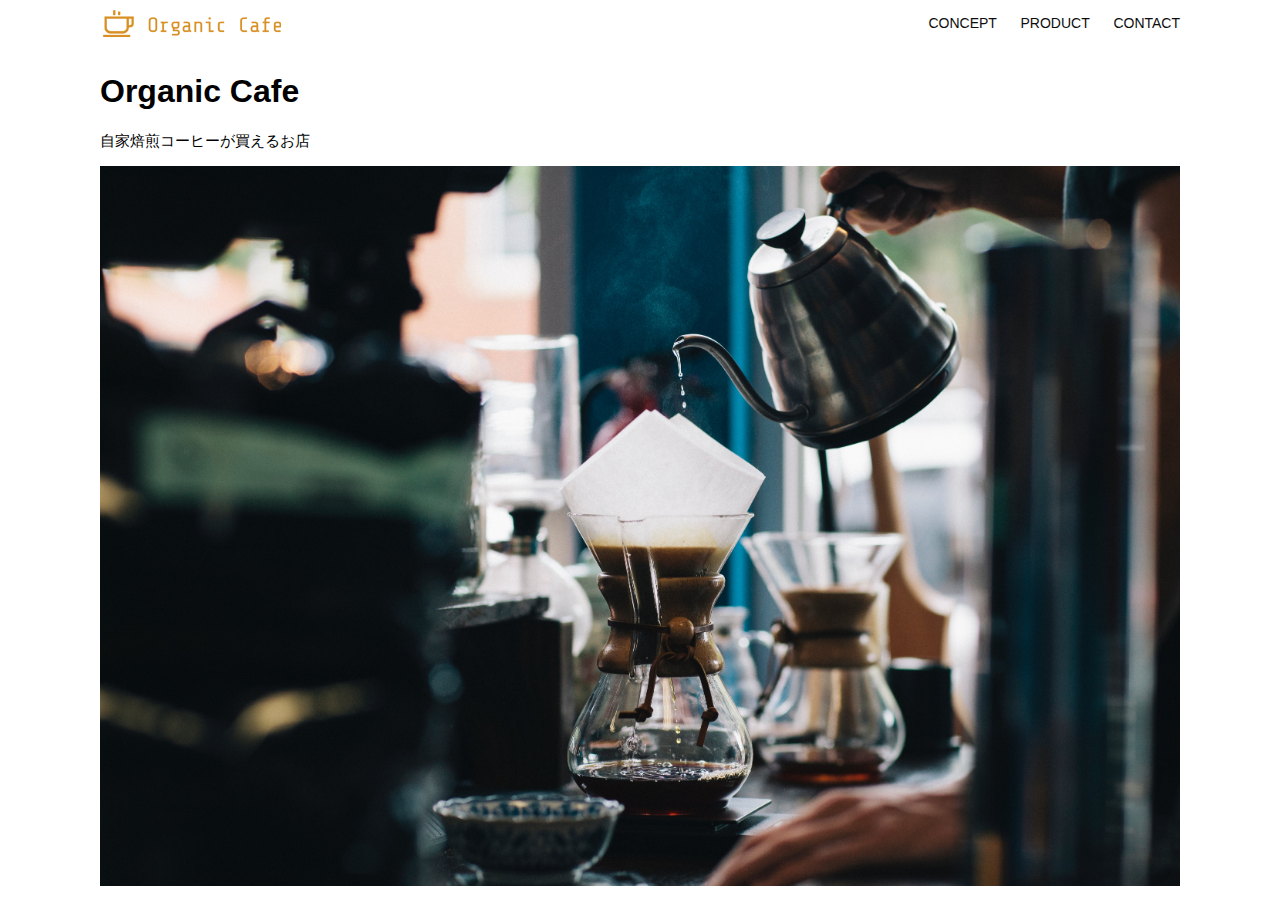
<file: html-css-kadai_013/index.html>
<!DOCTYPE html>
<html>
  <head>
    <title>Organic Cafe</title>
    <meta name="description" content="自家焙煎のコーヒーがお家で楽しめるOrganic Cafe">
    <meta charset="utf-8">
    <meta name="viewport" content="width=device-width, initial-scale=1.0">
    <link rel="stylesheet" href="style.css">
  </head>

  <body>
    <!-- ヘッダー -->
    <header>
      <!-- ロゴ -->
      <a href="index.html" id="logo"><img src="images/logo.png" alt="トップページに戻る"></a>

      <!-- pc用ナビゲーション -->
      <nav id="nav-pc">
        <a href="index.html#concept">CONCEPT</a>
        <a href="index.html#product">PRODUCT</a>
        <a href="index.html#contact">CONTACT</a>
      </nav>

      <!-- スマホ用のメニューボタン -->
      <img id="menu-sp" src="images/button-menu.png" alt="ナビゲーションを開く" onclick="document.getElementById('nav-sp').style.display ='block'">

      <!-- スマホ用ナビゲーション -->
      <nav id="nav-sp">
        <img id="close" src="images/button-close.png" alt="ナビゲーションを閉じる" onclick="document.getElementById('nav-sp').style.display='none'">
        <a id="logo-sp" href="index.html" onclick="document.getElementById('nav-sp').style.display = 'none'"><img src="images/logo-sp.png" alt="トップページに戻る"></a>
        <a class="menu" href="index.html#concept" onclick="document.getElementById('nav-sp').style.display='none'">CONCEPT</a>
        <a class="menu" href="index.html#product" onclick="document.getElementById('nav-sp').style.display='none'">PRODUCT</a>
        <a class="menu" href="index.html#contact" onclick="document.getElementById('nav-sp').style.display='none'">CONTACT</a>
      </nav>
    </header>

    <main>
      <article>
        <!-- メインビジュアル -->
        <section id="main-visual">
          <div id="main-message">
            <h1>Organic Cafe</h1>
            <p>自家焙煎コーヒーが買えるお店</p>
          </div>
          <img src="images/main-image.jpg" alt="コーヒーをハンドドリップで淹れる画像">
        </section>
      </article>
    </main>
  </body>
</html>
</file>
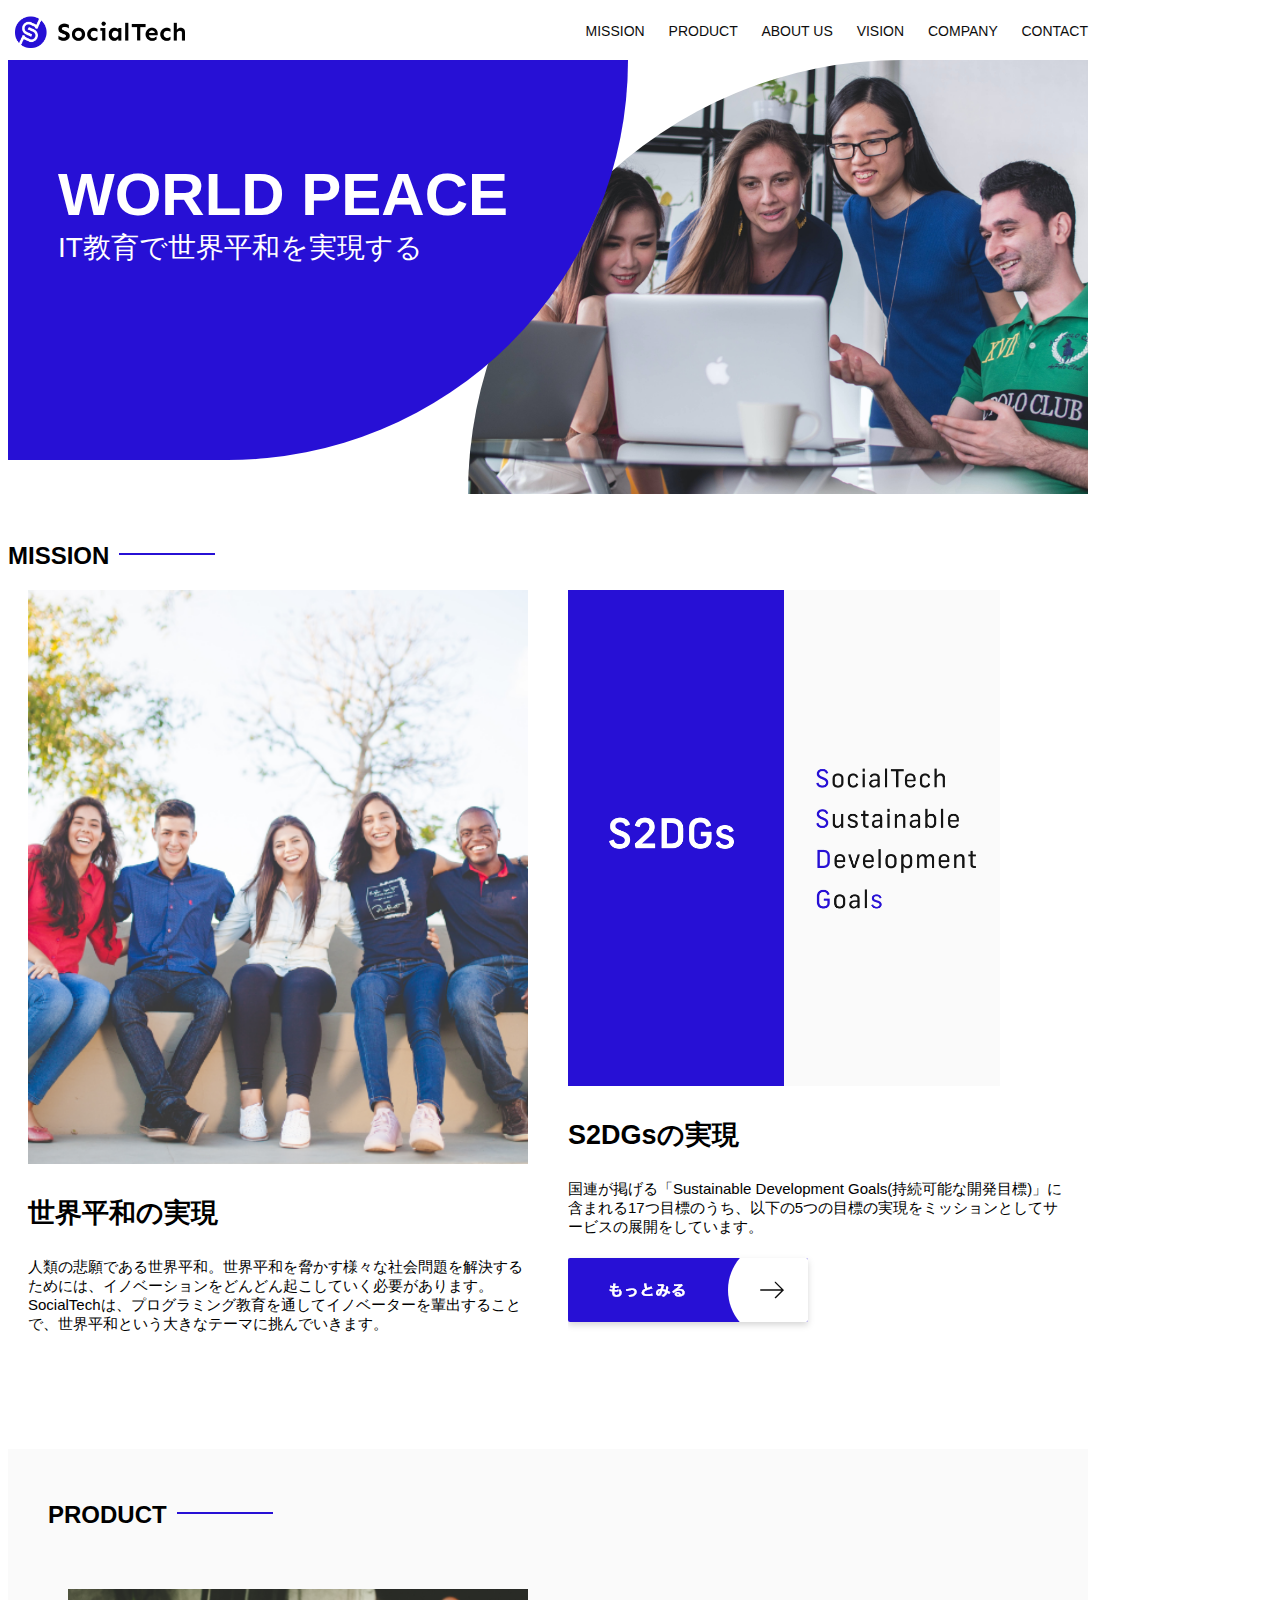
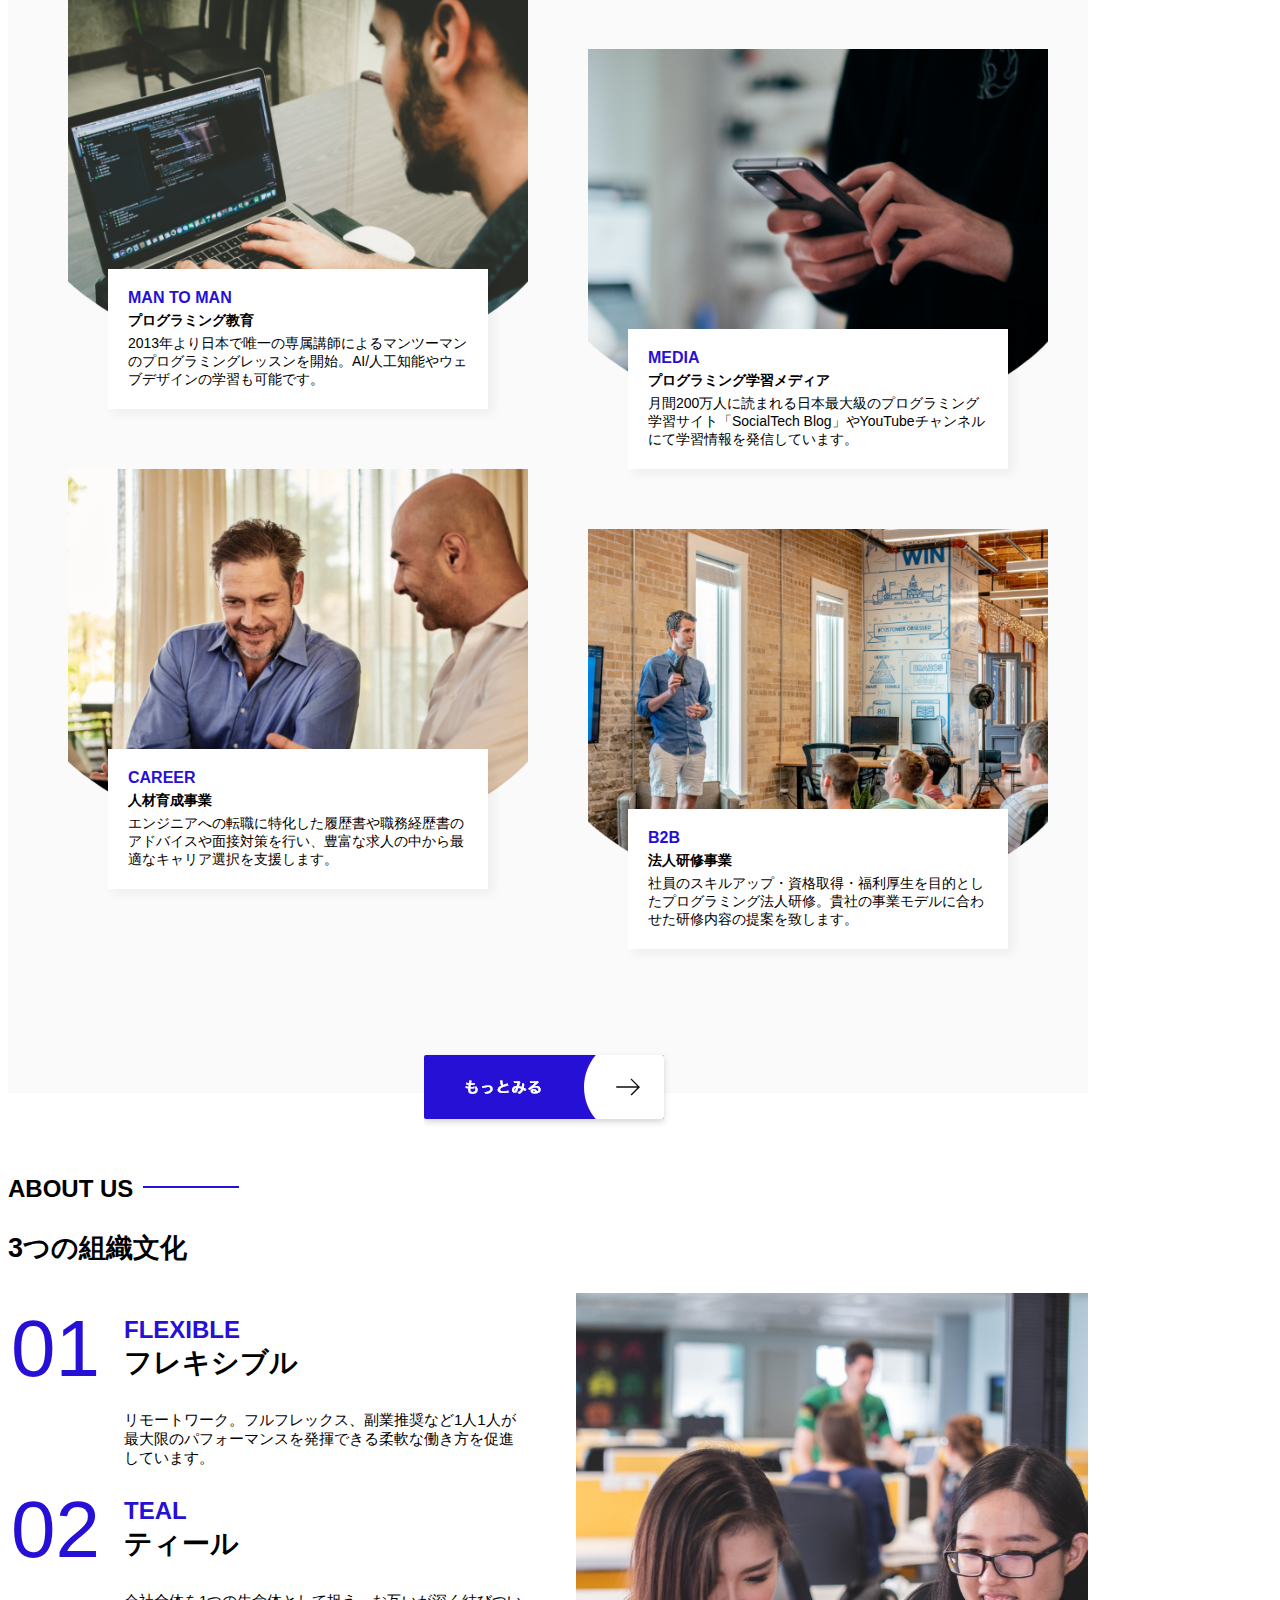
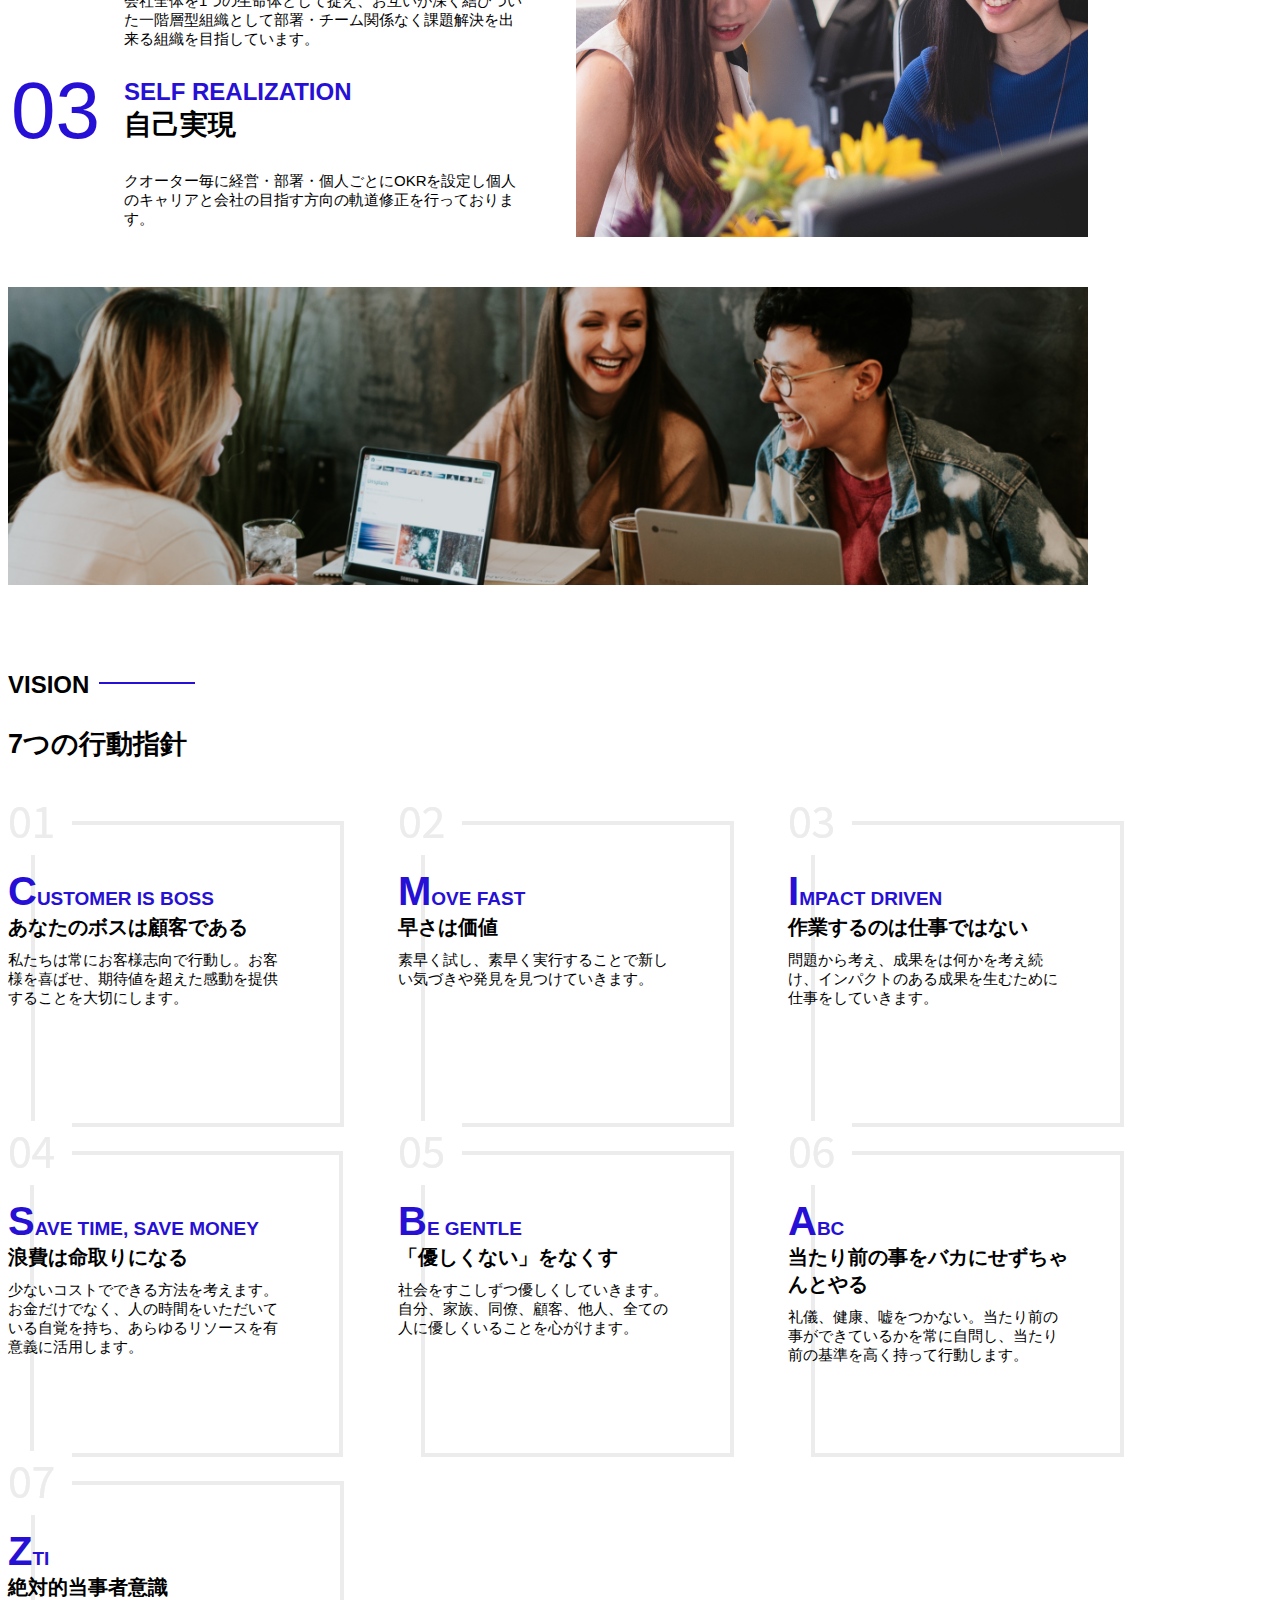
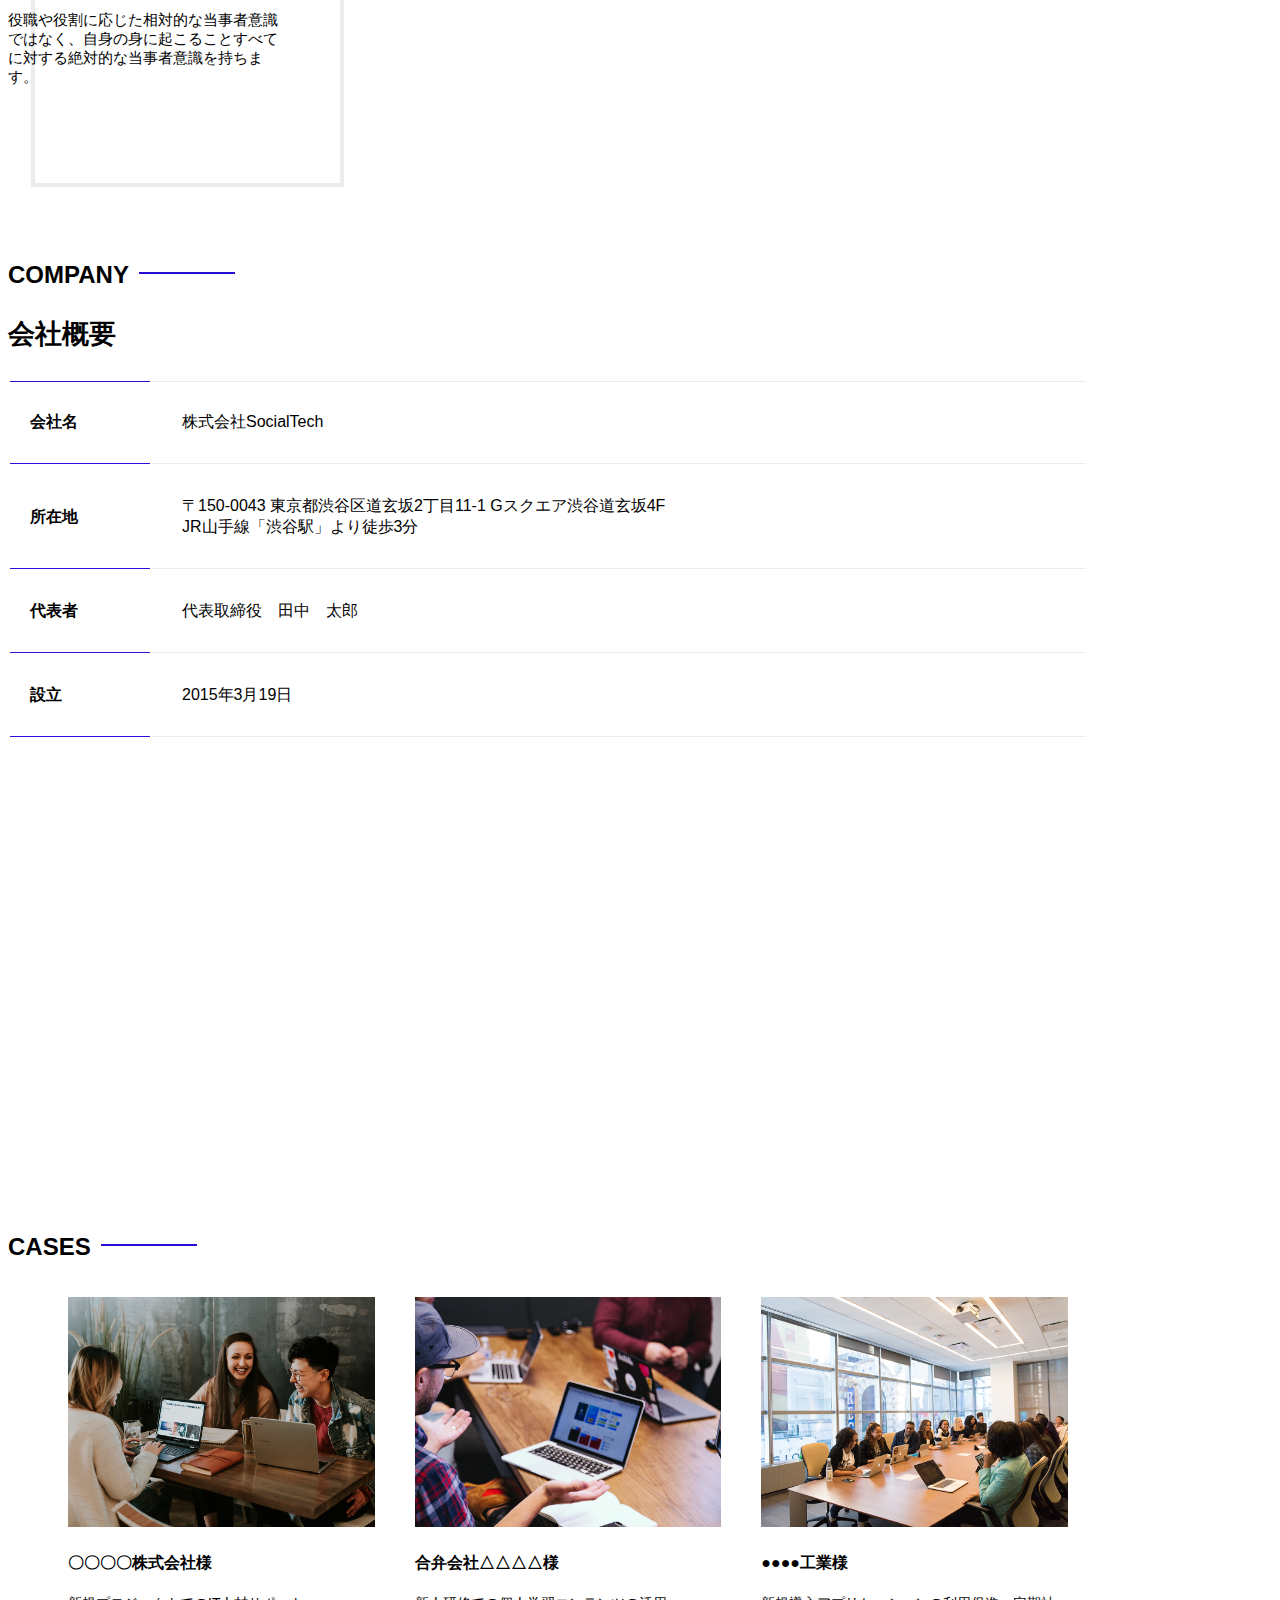
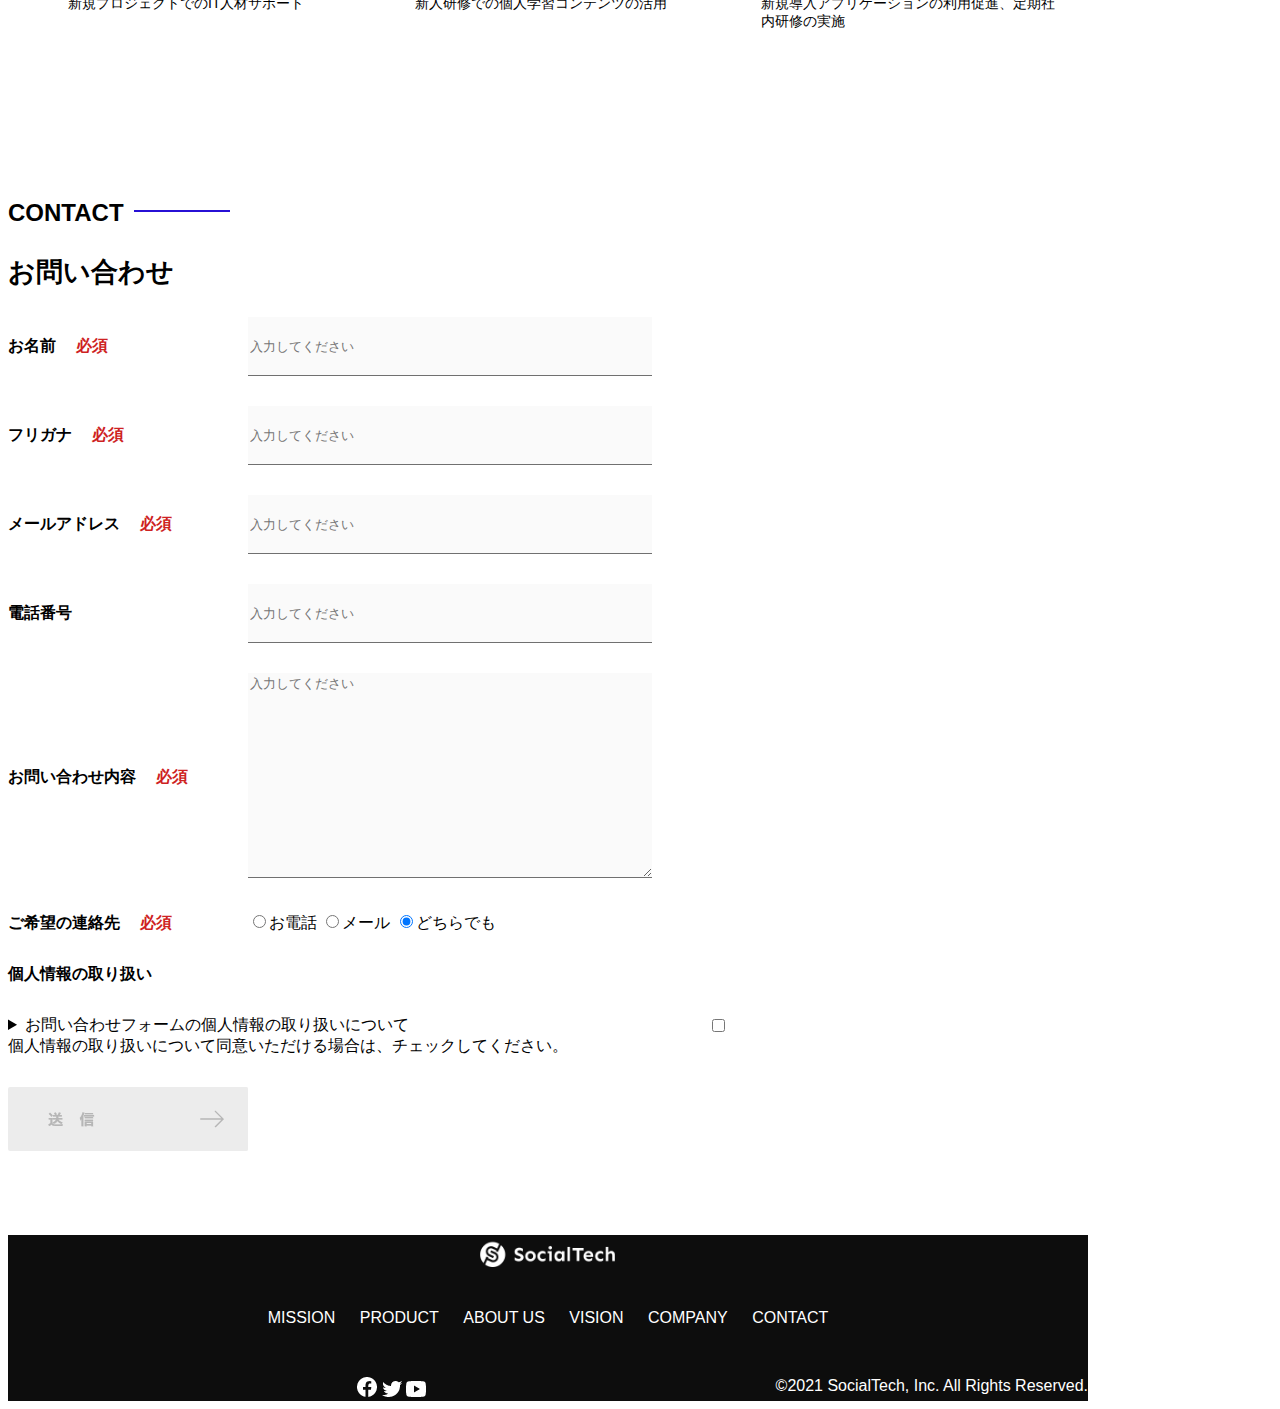
<file: socialtech-kadai_012/index.html>
<!DOCTYPE html>
<html>
  <head>
    <title>SocialTech</title>
    <meta name="description" content="SocialTechはEdTech業界のリーディングカンパニーを目指します。">
    <meta name="viewport" content="width=device-width, initial-scale=1.0">
    <meta charset="utf-8">
    <link rel="stylesheet" href="style.css">
  </head>

  <body>
    <!-- --ヘッダー-- -->
    <header>
      <!-- ロゴ -->
      <a href="index.html" id="logo"><img src="images/logo.png" alt="トップページに戻る"></a>

      <!-- --PC用ナビゲーション-- -->
      <nav id="nav-pc">
        <a href="misson.html">MISSION</a>
        <a href="product.html">PRODUCT</a>
        <a href="index.html#aboutus">ABOUT US</a>
        <a href="index.html#vision">VISION</a>
        <a href="index.html#company">COMPANY</a>
        <a href="index.html#contact">CONTACT</a>
      </nav>
    </header>

    <main>
      <article>

        <!-- メインビジュアル -->
        <section id="main-visual">
          <div id="main-message">
            <h1>WORLD PEACE</h1>
            <p>IT教育で世界平和を実現する</p>
          </div>
          <img src="images/index/index-main.png" alt="PCの周りに集まる多国籍の仲間たち">
        </section>

        <!-- --ミッション-- -->
        <section id="mission">
          <h2 class="index-h2">MISSION</h2>
          <div id="mission-flex">
            <div>
              <img id="mission-photo" src="images/index/index-mission.png" alt="屋外のベンチで写真を撮影する多国籍の仲間たち">
              <h3>世界平和の実現</h3>
              <p>
                人類の悲願である世界平和。世界平和を脅かす様々な社会問題を解決するためには、イノベーションをどんどん起こしていく必要があります。SocialTechは、プログラミング教育を通してイノベーターを輩出することで、世界平和という大きなテーマに挑んでいきます。
              </p>
            </div>

            <div>
              <img id="s2dgs" src="images/index/s2dgs.png" alt="S2DGs">
              <h3>S2DGsの実現</h3>
              <p>国連が掲げる「Sustainable Development Goals(持続可能な開発目標)」に含まれる17つ目標のうち、以下の5つの目標の実現をミッションとしてサービスの展開をしています。
              </p>
              <a href="mission.html">
                <img src="images/button-more.png" alt="もっと見る">
              </a>
            </div>
          </div>

        </section>

        <!-- プロダクト -->
        <section id="product">
          <h2 class="index-h2">PRODUCT</h2>
          
          <div>
            <div id="product-left">
              <div>
                <img class="product-photo" src="images/index/index-mantoman.png" alt="PCでコードを書く男性">
                <div class="product-explain">
                  <span>MAN TO MAN</span>
                  <h3>プログラミング教育</h3>
                  <p>2013年より日本で唯一の専属講師によるマンツーマンのプログラミングレッスンを開始。AI/人工知能やウェブデザインの学習も可能です。
                  </p>
                </div>
              </div>

              <div>
                <img class="product-photo" src="images/index/index-career.png" alt="笑顔で話し合う2人の男性">
                <div class="product-explain">
                  <span>CAREER</span>
                  <h3>人材育成事業</h3>
                  <p>エンジニアへの転職に特化した履歴書や職務経歴書のアドバイスや面接対策を行い、豊富な求人の中から最適なキャリア選択を支援します。
                  </p>
                </div>
              </div>
            </div>

            <div id="product-right">
              <div>
                <img class="product-photo" src="images/index/index-media.png" alt="スマートフォンを操作する人">
                <div class="product-explain">
                  <span>MEDIA</span>
                  <h3>プログラミング学習メディア</h3>
                  <p>月間200万人に読まれる日本最大級のプログラミング学習サイト「SocialTech Blog」やYouTubeチャンネルにて学習情報を発信しています。
                  </p>
                </div>
              </div>

              <div>
                <img class="product-photo" src="images/index/index-b2b.png" alt="講演中の男性とそれを聴く人々">
                <div class="product-explain">
                  <span>B2B</span>
                  <h3>法人研修事業</h3>
                  <p>社員のスキルアップ・資格取得・福利厚生を目的としたプログラミング法人研修。貴社の事業モデルに合わせた研修内容の提案を致します。
                  </p>
                </div>
              </div>

            </div>
          </div>

          <div>
            <a id="product-more" href="product.html">
              <img src="images/button-more.png" alt="もっと見る">
            </a>
          </div>

        </section>

        <!-- ABOUT US -->
        <section id="aboutus">
          <h2 class="index-h2">ABOUT US</h2>
          <h3>3つの組織文化</h3>

          <div>
            <table class="culture-table">
              <tr>
                <td>
                  <span class="culture-num">01</span>
                </td>
                <td>
                  <span class="culture-en">FLEXIBLE</span>
                  <span class="culture-jp">フレキシブル</span>
                </td>
              </tr>

              <tr>
                <td>
                  <!-- 空のセル -->
                </td>
                <td>
                  <p class="culture-description">
                    リモートワーク。フルフレックス、副業推奨など1人1人が最大限のパフォーマンスを発揮できる柔軟な働き方を促進しています。
                  </p>
                </td>
              </tr>

              <tr>
                <td>
                  <span class="culture-num">02</span>
                </td>
                <td>
                  <span class="culture-en">TEAL</span>
                  <span class="culture-jp">ティール</span>
                </td>
              </tr>

              <tr>
                <td>
                  <!-- 空のセル -->
                </td>
                <td>
                  <p class="culture-description">
                    会社全体を1つの生命体として捉え、お互いが深く結びついた一階層型組織として部署・チーム関係なく課題解決を出来る組織を目指しています。
                  </p>
                </td>
              </tr>

              <tr>
                <td>
                  <span class="culture-num">03</span>
                </td>
                <td>
                  <span class="culture-en">SELF REALIZATION</span>
                  <span class="culture-jp">自己実現</span>
                </td>
              </tr>

              <tr>
                <td>
                  <!-- 空のセル -->
                </td>
                <td>
                  <p class="culture-description">
                    クオーター毎に経営・部署・個人ごとにOKRを設定し個人のキャリアと会社の目指す方向の軌道修正を行っております。
                  </p>
                </td>
              </tr>

            </table>
            <img class="culture-img" src="images/index/index-aboutus1.png" alt="笑顔で話し合う2人の女性">
          </div>

          <img class="culture-img2" src="images/index/index-aboutus2.png" alt="笑顔で話し合う3人の男女">

        </section>

        <!-- VISION -->
        <section id="vision">
          <h2 class="index-h2">VISION</h2>
          <h3>7つの行動指針</h3>

          <div>
            <div class="vision-box">
              <img src="images/index/vision-01.png" alt="01">
              <span>
                <h4>CUSTOMER IS BOSS</h4>
                <h5>あなたのボスは顧客である</h5>
                <p>私たちは常にお客様志向で行動し。お客様を喜ばせ、期待値を超えた感動を提供することを大切にします。
                </p>
              </span>
            </div>

            <div class="vision-box">
              <img src="images/index/vision-02.png" alt="02">
              <span>
                <h4>MOVE FAST</h4>
                <h5>早さは価値</h5>
                <p>素早く試し、素早く実行することで新しい気づきや発見を見つけていきます。
                </p>
              </span>
            </div>

            <div class="vision-box">
              <img src="images/index/vision-03.png" alt="03">
              <span>
                <h4>IMPACT DRIVEN</h4>
                <h5>作業するのは仕事ではない</h5>
                <p>問題から考え、成果をは何かを考え続け、インパクトのある成果を生むために仕事をしていきます。
                </p>
              </span>
            </div>

            <div class="vision-box">
              <img src="images/index/vision-04.png" alt="04">
              <span>
                <h4>SAVE TIME, SAVE MONEY</h4>
                <h5>浪費は命取りになる</h5>
                <p>少ないコストでできる方法を考えます。お金だけでなく、人の時間をいただいている自覚を持ち、あらゆるリソースを有意義に活用します。
                </p>
              </span>
            </div>

            <div class="vision-box">
              <img src="images/index/vision-05.png" alt="05">
              <span>
                <h4>BE GENTLE</h4>
                <h5>「優しくない」をなくす</h5>
                <p>社会をすこしずつ優しくしていきます。自分、家族、同僚、顧客、他人、全ての人に優しくいることを心がけます。
                </p>
              </span>
            </div>

            <div class="vision-box">
              <img src="images/index/vision-06.png" alt="06">
              <span>
                <h4>ABC</h4>
                <h5>当たり前の事をバカにせずちゃんとやる</h5>
                <p>礼儀、健康、嘘をつかない。当たり前の事ができているかを常に自問し、当たり前の基準を高く持って行動します。
                </p>
              </span>
            </div>

            <div class="vision-box">
              <img src="images/index/vision-07.png" alt="07">
              <span>
                <h4>ZTI</h4>
                <h5>絶対的当事者意識</h5>
                <p>役職や役割に応じた相対的な当事者意識ではなく、自身の身に起こることすべてに対する絶対的な当事者意識を持ちます。
                </p>
              </span>
            </div>
          </div>
        </section>

        <!-- COMPANY -->
        <section id="company">
          <h2 id="index-h2">COMPANY</h2>
          <h3>会社概要</h3>
          <table id="company-table">
            <tr>
              <th class="tableheader-first">会社名</th>
              <td class="cell-first">株式会社SocialTech</td>
            </tr>

            <tr>
              <th class="tableheader">所在地</th>
              <td class="cell">〒150-0043 東京都渋谷区道玄坂2丁目11-1 Gスクエア渋谷道玄坂4F<br>JR山手線「渋谷駅」より徒歩3分</td>
            </tr>

            <tr>
              <th class="tableheader">代表者</th>
              <td class="cell">代表取締役　田中　太郎</td>
            </tr>

            <tr>
              <th class="tableheader">設立</th>
              <td class="cell">2015年3月19日</td>
            </tr>

          </table>

          <iframe
           src="https://www.google.com/maps/embed?pb=!1m18!1m12!1m3!1d3241.7759544892483!2d139.69399665123464!3d35.65789123876098!2m3!1f0!2f0!3f0!3m2!1i1024!2i768!4f13.1!3m3!1m2!1s0x60188caa0042e8d1%3A0xba130bea826a7aa2!2z44CSMTUwLTAwNDMg5p2x5Lqs6YO95riL6LC35Yy66YGT546E5Z2C77yS5LiB55uu77yR77yR4oiS77yR!5e0!3m2!1sja!2sjp!4v1636872991912!5m2!1sja!2sjp"
           style="border:0;" allowfullscreen="" loading="lazy">
          </iframe>
        </section>

        <!-- CASES -->
        <section id="cases">
          <h2 id="index-h2">CASES</h2>
          <ul id="case-flex">
            
            <li class="case-card">
              <img class="case-img" src="images/index/case-1.png" alt="仲良く語り合う3人">
              <div class="case-info">
                <h4 class="case-name">〇〇〇〇株式会社様</h4>
                <p class="case-content">新規プロジェクトでのIT人材サポート</p>
              </div>
            </li>

            <li class="case-card">
              <img class="case-img" src="images/index/case-2.png" alt="PCでコンテンツを見る">
              <div class="case-info">
                <h4 class="case-name">合弁会社△△△△様</h4>
                <p class="case-content">新人研修での個人学習コンテンツの活用</p>
              </div>
            </li>

            <li class="case-card">
              <img class="case-img" src="images/index/case-3.png" alt="社内研修中の会議室">
              <div class="case-info">
                <h4 class="case-name">●●●●工業様</h4>
                <p class="case-content">新規導入アプリケーションの利用促進、定期社内研修の実施</p>
              </div>
            </li>
          </ul>

        </section>

        <!-- CONTACT -->
        <section id="contact">
          <h2 class="index-h2">CONTACT</h2>
          <h3>お問い合わせ</h3>
          <!-- STATIC FORMSのフォームタグ -->
          <form action="https://api.staticforms.xyz/submit" method="post">
            <input type="text" name="honeypot" style="display:none">
            <input type="hidden" name="accessKey" value="73af9ed2-72c6-439b-bdd3-23f35de9f059">
            <input type="hidden" name="subject" value="Webサイトからお問い合わせがありました" />
            <input type="hidden" name="replyTo" value="nnytr0114@gmail.com">
            <input type="hidden" name="redirectTo" value="">     
            <div>
              <div class="contact-heading">
                <label class="contact-label">お名前<span class="contact-span">必須</span></label>
              </div>
              <div>
                <input type="text" name="name" placeholder="入力してください" class="contact-textbox">
              </div>
            </div>

            <div>
              <div class="contact-heading">
                <label class="contact-label">フリガナ<span class="contact-span">必須</span></label>
              </div>
              <div>
                <input type="text" name="hurigana" placeholder="入力してください" class="contact-textbox">
              </div>
            </div>

            <div>
              <div class="contact-heading">
                <label class="contact-label">メールアドレス<span class="contact-span">必須</span></label>
              </div>
              <div>
                <input type="text" name="email" placeholder="入力してください" class="contact-textbox">
              </div>
            </div>

            <div>
              <div class="contact-heading">
                <label class="contact-label">電話番号</label>
              </div>
              <div>
                <input type="text" name="tel" placeholder="入力してください" class="contact-textbox">
              </div>
            </div>

            <div>
              <div class="contact-heading">
                <label class="contact-label">お問い合わせ内容<span class="contact-span">必須</span></label>
              </div>
              <div>
                <textarea class="contact-textarea" placeholder="入力してください" name="message"></textarea>
              </div>
            </div>

            <div>
              <div class="contact-heading">
                <label class="contact-label">ご希望の連絡先<span class="contact-span">必須</span></label>
              </div>
              <div>
                <input class="radiobutton" type="radio" value="tel" name="contact" checked><label>お電話</label> 
                <input class="radiobutton" type="radio" value="mail" name="contact" checked><label>メール</label>
                <input class="radiobutton" type="radio" value="both" name="contact" checked><label>どちらでも</label>
              </div>
            </div>

            <div>
              <div class="contact-heading">
                <label class="contact-label">個人情報の取り扱い</label>
              </div>
            </div>

            <div>
              <details>
                <summary>お問い合わせフォームの個人情報の取り扱いについて</summary>
                <div>
                  <span>１．組織の名称又は氏名</span><br>
                   株式会社SocialTech<br><br>
                   <span>２．個人情報保護管理者（若しくはその代理人）の氏名又は職名、所属及び連絡先
                     鈴木 一郎 コーポレート部</span><br>
                   メールアドレス：support@socialtech.net<br>
                   TEL：03-xxxx-xxxx<br>
                   <span>３．個人情報の利用目的</span><br>
                   ・本サービス及び本サービスに関連する情報の提供又はそれらに関する連絡のため<br>
                   ・ユーザーの本人確認のため<br>
                   ・当社サービスのご案内のため<br>
                   ・当社の商品等の広告または宣伝（電子メールによるものを含むものとします。）<br><br>
                   <span>４．個人情報の取り扱い業務の委託</span><br>
                   個人情報の取扱業務の全部または一部を外部に業務委託する場合があります。<br>
                   その際、弊社は、個人情報を適切に保護できる管理体制を敷き実行していることを条件として<br>
                   委託先を厳選したうえで、機密保持契約を委託先と締結し、お客様の個人情報を厳密に管理させます。<br><br>
                   <span>５．個人情報の開示等の請求</span><br>
                   お客様は、弊社に対してご自身の個人情報の開示等（利用目的の通知、開示、内容の訂正・追加・削除、利用の停止または消去、第三者への提供の停止）に関して、当社問合わせ窓口に申し出ることができます。<br>
                   その際、弊社はお客様ご本人を確認させていただいたうえで、合理的な期間内に対応いたします。<br><br>
                   なお、個人情報に関する弊社問合わせ先は、次の通りです。<br><br>
                   株式会社SocialTech　個人情報問合せ窓口<br>
                   〒150-0043　東京都渋谷区道玄坂2丁目11-1 Ｇスクエア渋谷道玄坂 4F<br>
                   メールアドレス：support@socialtech.net　TEL：03-xxxx-xxxx<br><br>
                   <span>６．個人情報を提供されることの任意性について</span><br><br>
                   お客様がご自身の個人情報を弊社に提供されるか否かは、お客様のご判断によりますが、もしご提供されない場合には、適切なサービスが提供できない場合がありますので予めご了承ください。
                </div>
              </details>
              <input type="checkbox" name="agree">
              <span>個人情報の取り扱いについて同意いただける場合は、チェックしてください。</span>
            </div>
            <input type="image" src="images/button-submit.png" alt="送信する">
          </form>
        </section>
      </article>

      <footer>
        <div id="footer-logo">
          <img src="images/logo-sp.png" alt="SocialTech">
        </div>

        <div id="footer-link">
          <a href="mission.html">MISSION</a>
          <a href="product.html">PRODUCT</a>
          <a href="index.html#aboutus">ABOUT US</a>
          <a href="index.html#vision">VISION</a>
          <a href="index.html#company">COMPANY</a>
          <a href="index.html#contact">CONTACT</a>
        </div>

        <div id="sn-footer">
          <a href="https://www.facebook.com/sejuku2013"><img src="images/button-facebook.png" alt="Facebookのリンク"></a>
          <a href="https://twitter.com/samuraijuku"><img src="images/button-twitter.png" alt="Twitterのリンク"></a>
          <a href="https://www.youtube.com/channel/UCCFOQO5aDK0xXam4cUQXT8g"><img src="images/button-youtube.png" alt="YouTubeのリンク"></a>
          <span id="copyright">&copy;2021 SocialTech, Inc. All Rights Reserved.</span>
        </div>
      </footer>

    </main>

  </body>

</html>
</file>
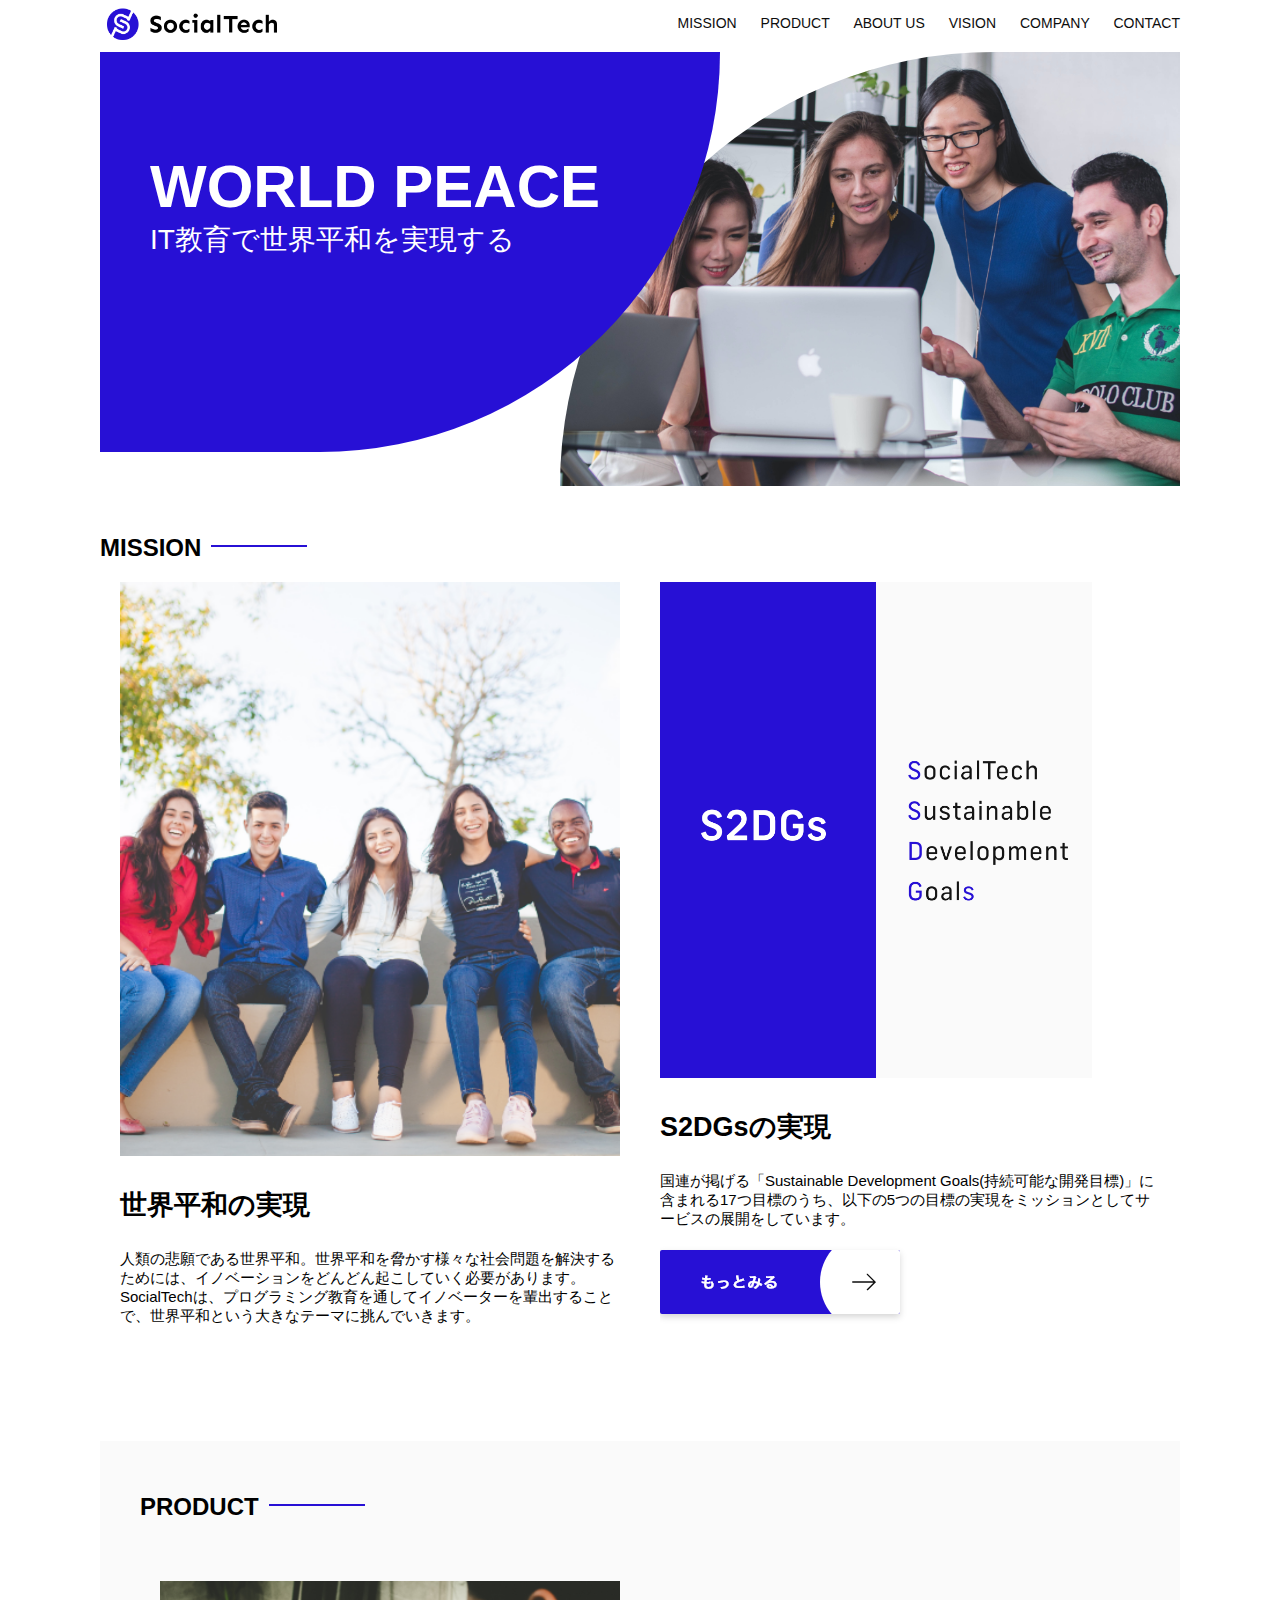
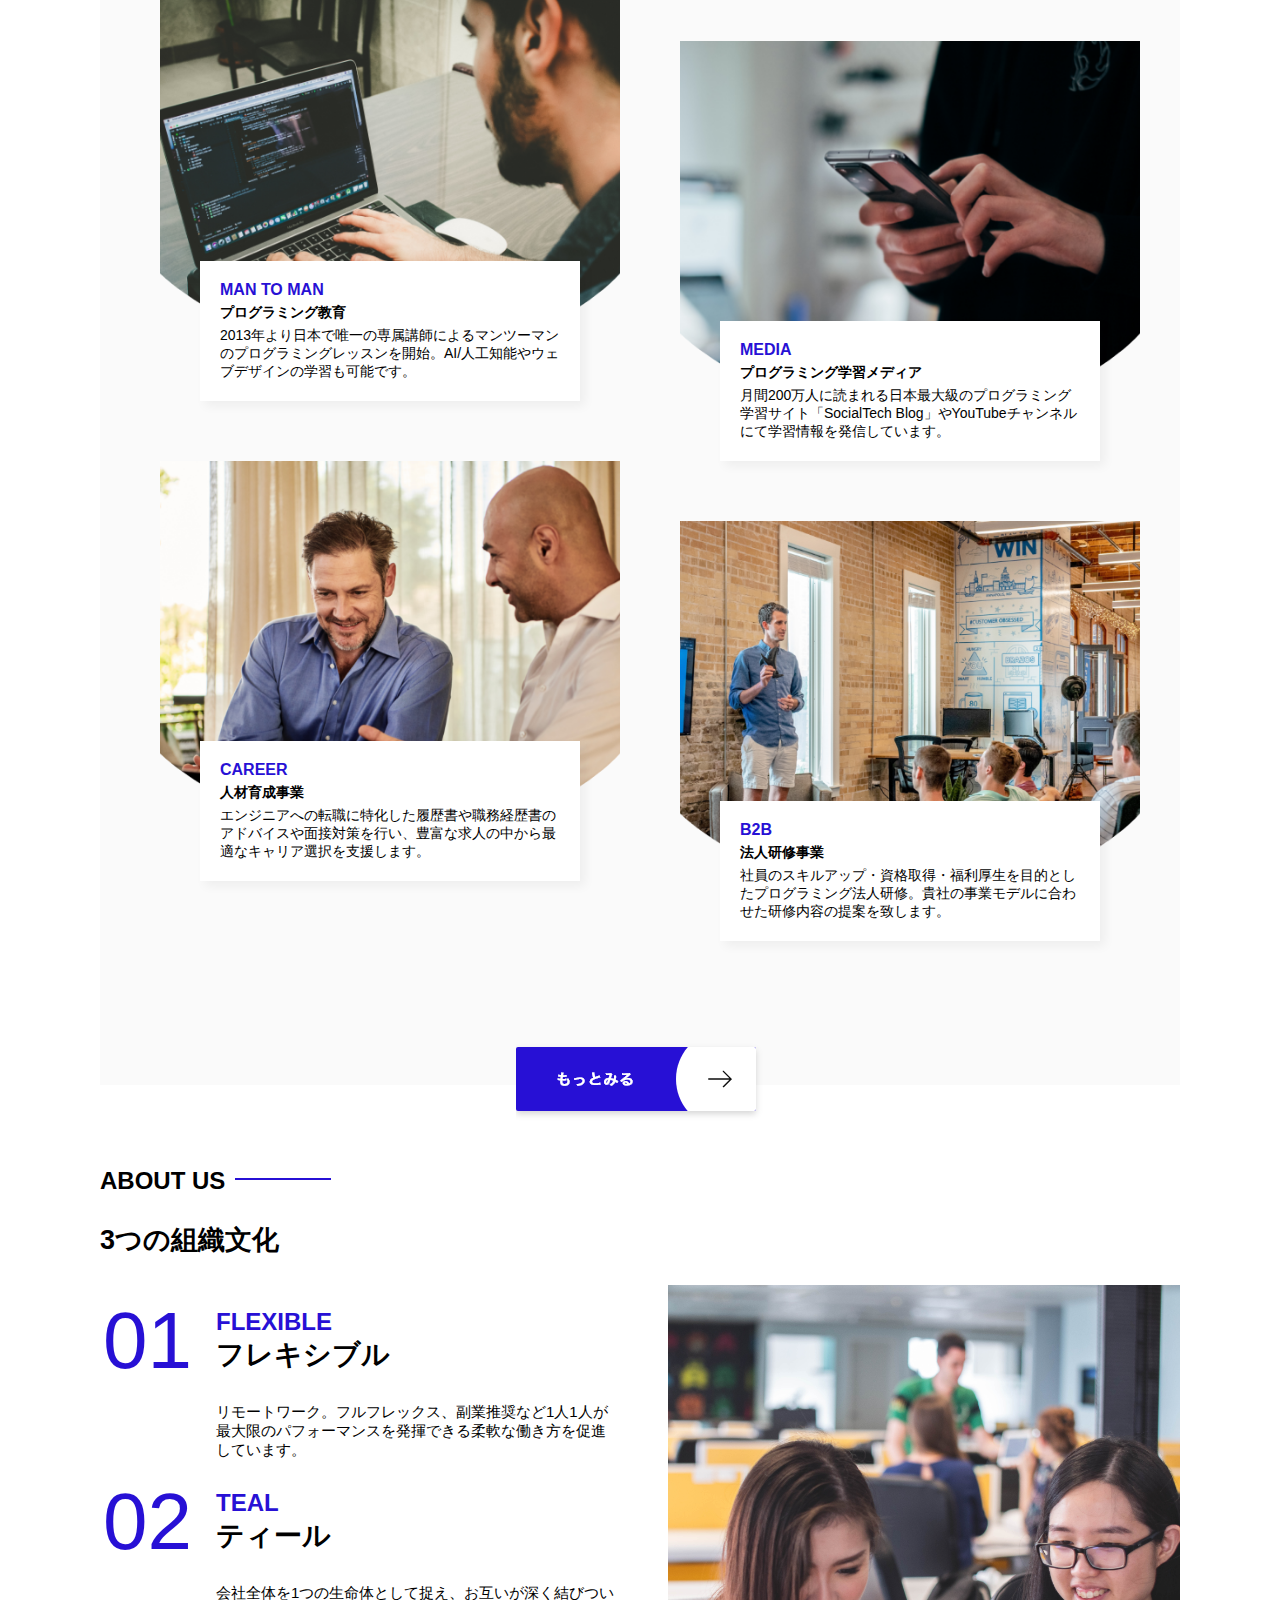
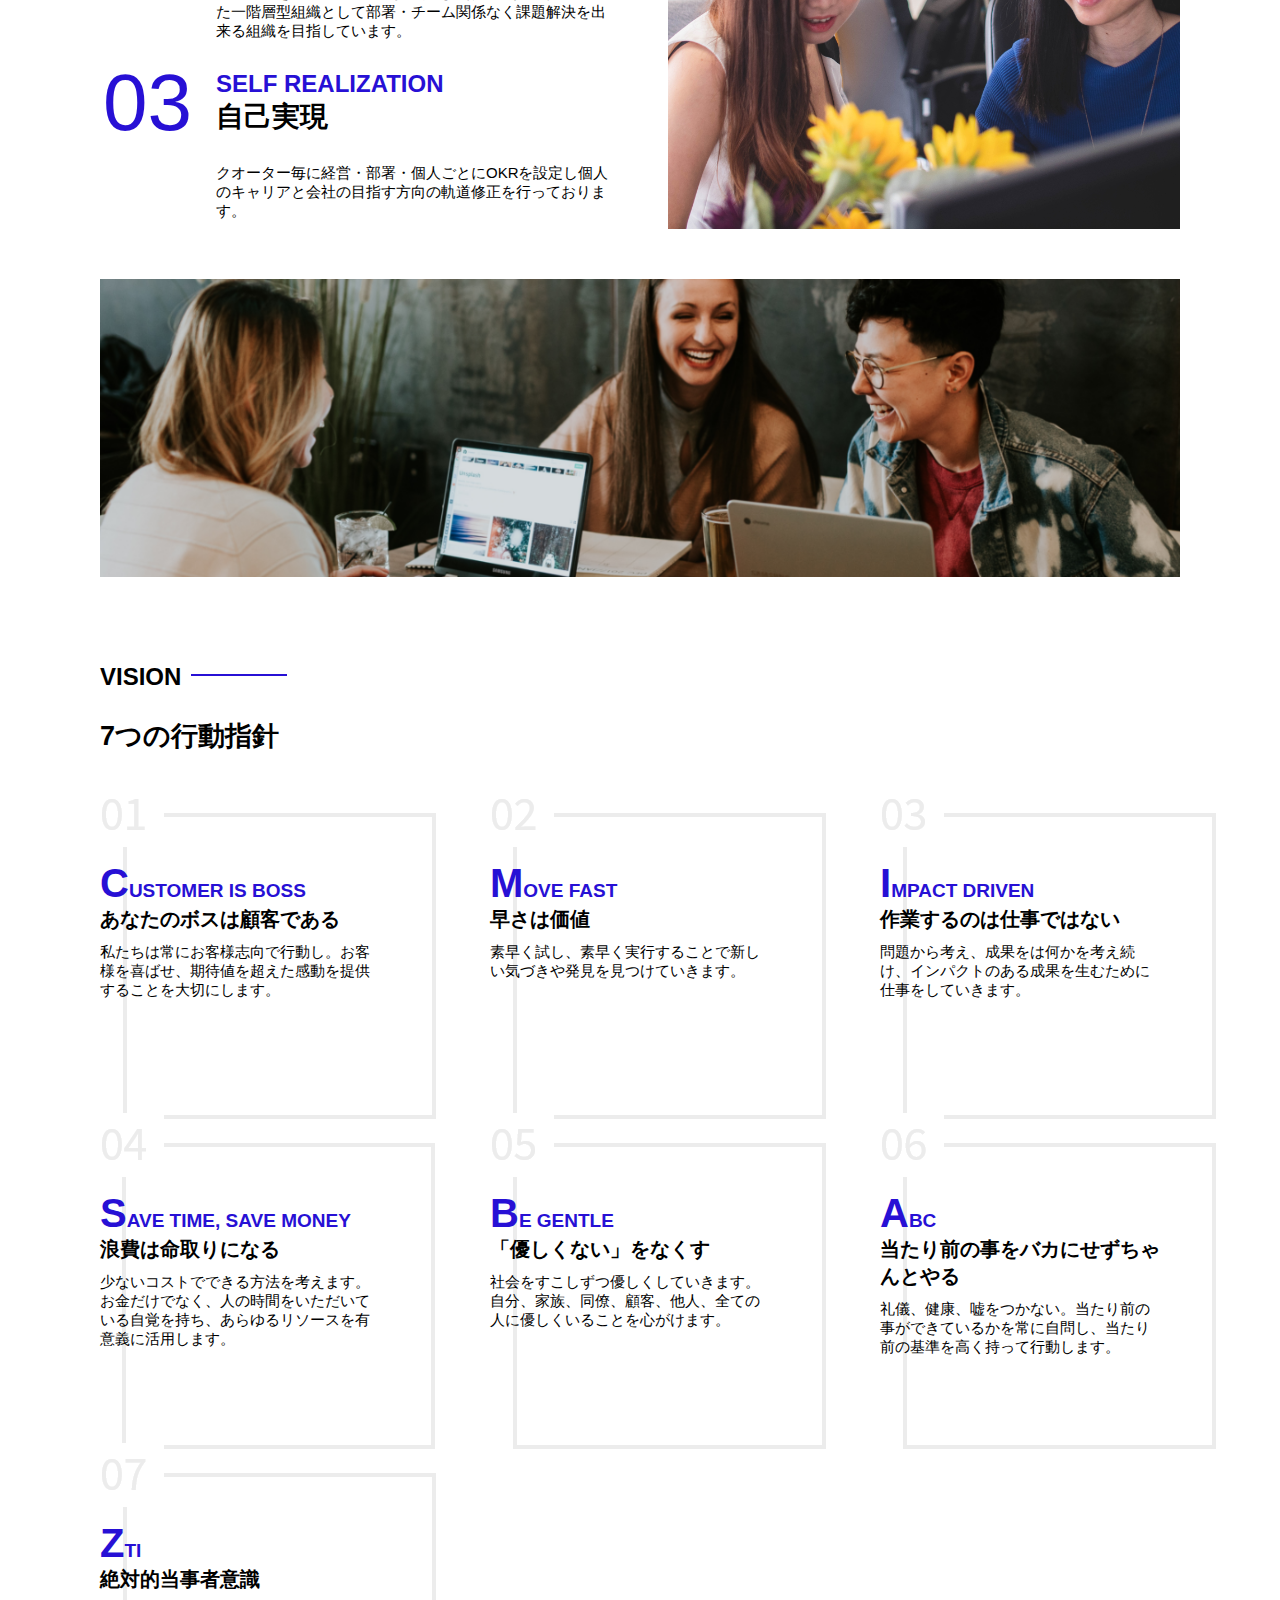
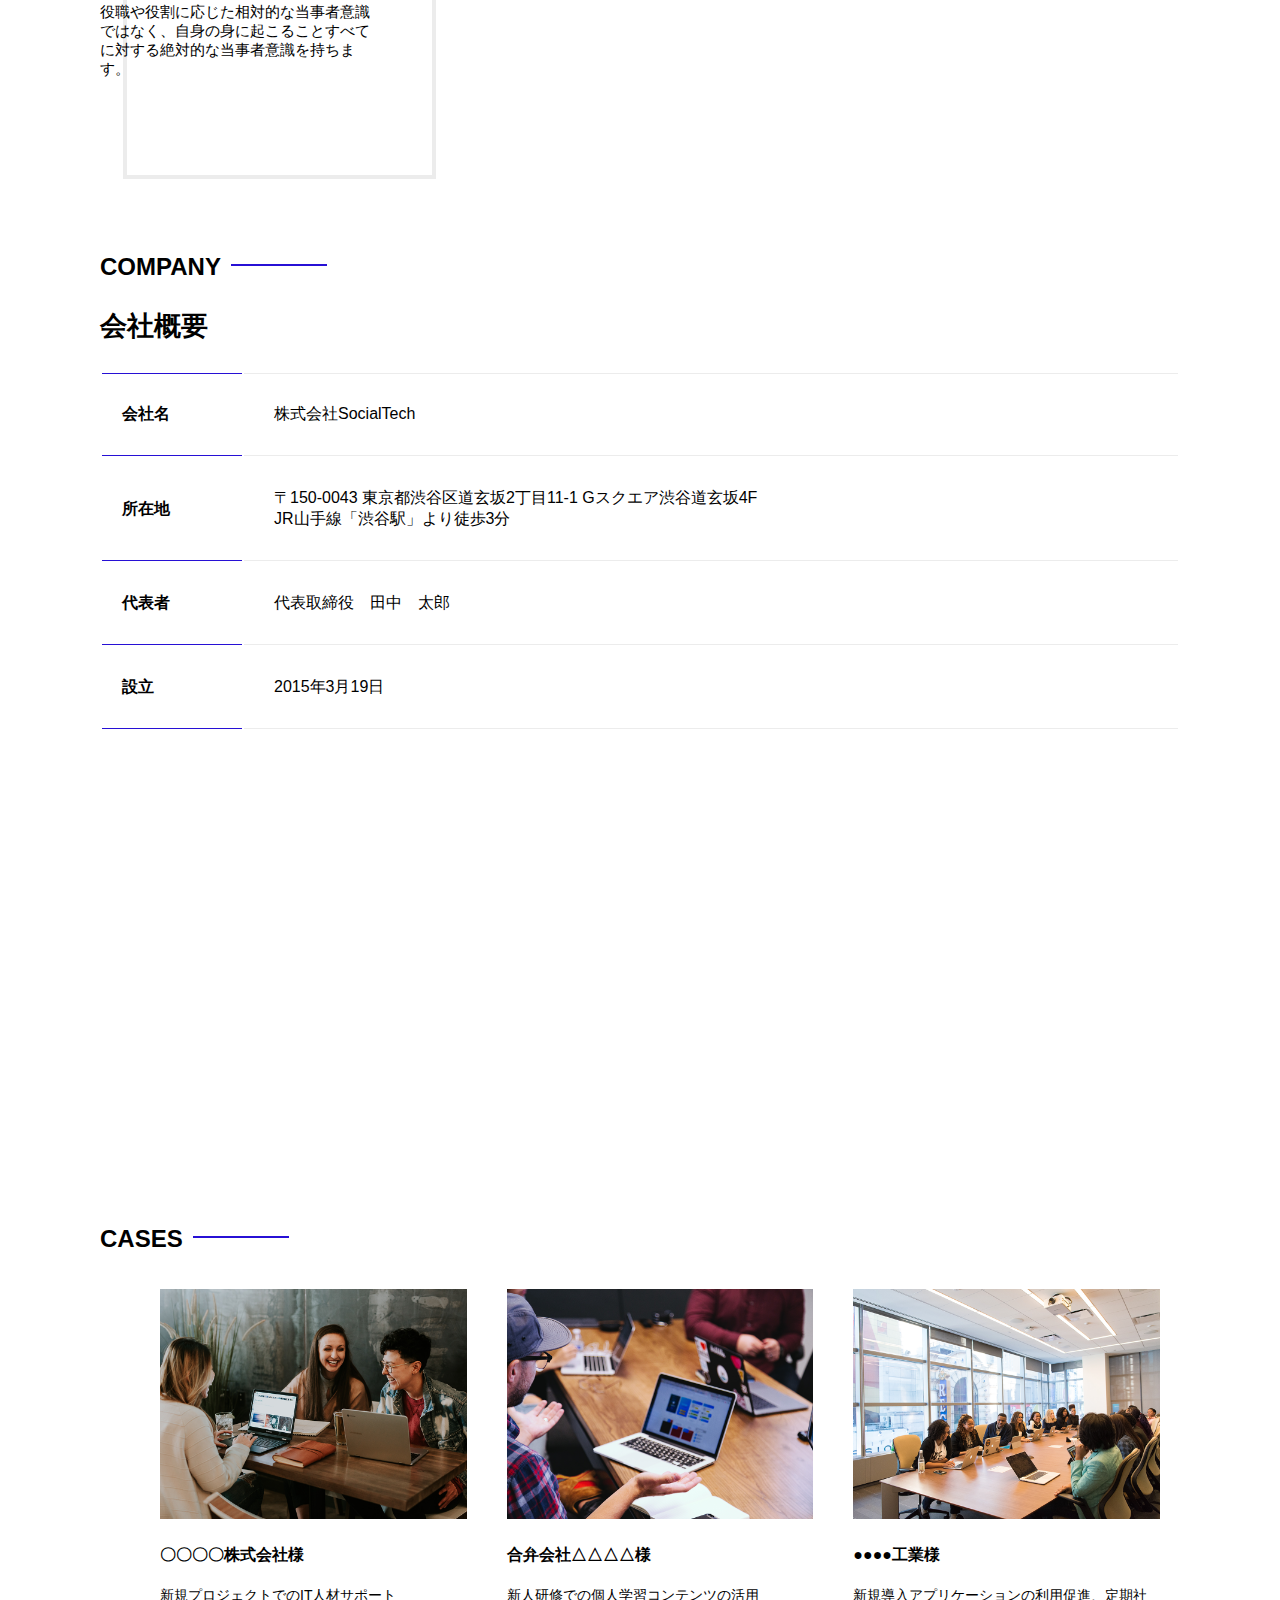
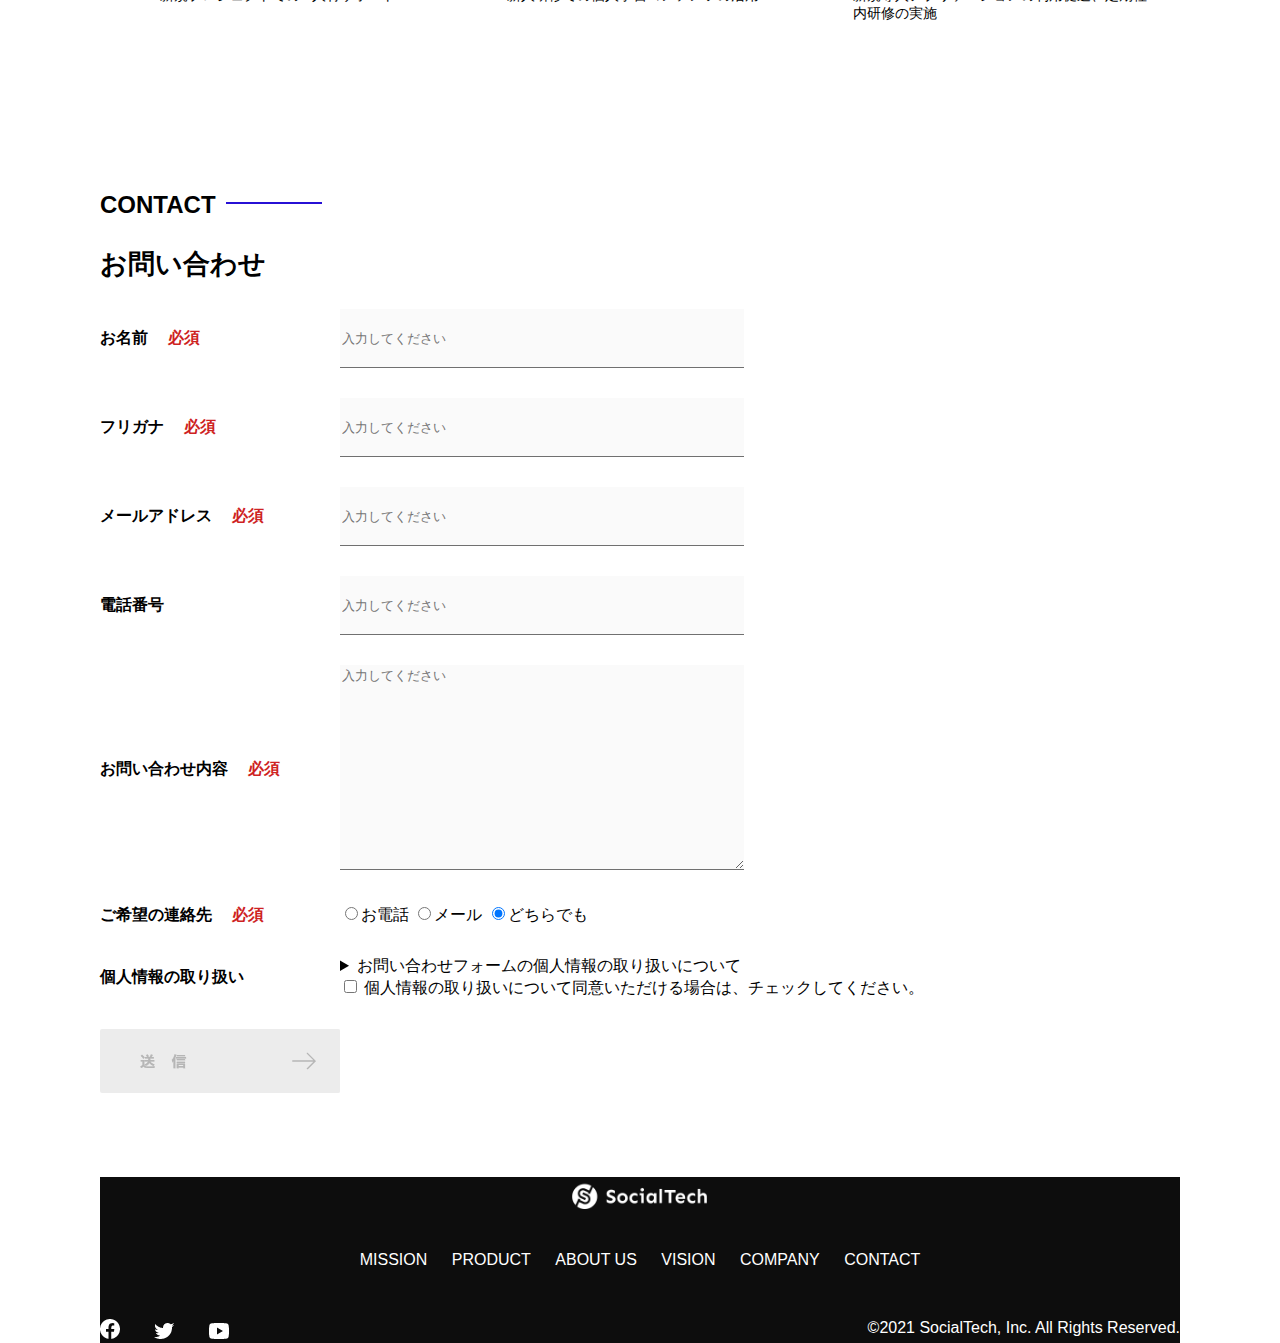
<file: kadai_tutorial_output/socialtech-kadai_012/index.html>
<!DOCTYPE html>
<html>
  <head>
    <title>SocialTech</title>
    <meta name="description" content="SocialTechはEdTech業界のリーディングカンパニーを目指します。">
    <meta name="viewport" content="width=device-width, initial-scale=1.0">
    <meta charset="utf-8">
    <link rel="stylesheet" href="style.css">
  </head>

  <body>
    <!-- --ヘッダー-- -->
    <header>
      <!-- ロゴ -->
      <a href="index.html" id="logo"><img src="images/logo.png" alt="トップページに戻る"></a>

      <!-- --PC用ナビゲーション-- -->
      <nav id="nav-pc">
        <a href="misson.html">MISSION</a>
        <a href="product.html">PRODUCT</a>
        <a href="index.html#aboutus">ABOUT US</a>
        <a href="index.html#vision">VISION</a>
        <a href="index.html#company">COMPANY</a>
        <a href="index.html#contact">CONTACT</a>
      </nav>

      <!-- スマホ用メニューボタン -->
      <img id="menu-sp" src="images/button-menu.png" alt="ナビゲーションを開く" onclick="document.getElementById('nav-sp').style.display = 'block'">

      <!-- スマホ用ナビゲーション -->
      <nav id="nav-sp">
        <img id="close" src="images/button-close.png" alt="ナビゲーションを閉じる" onclick="document.getElementById('nav-sp').style.display = 'none'">
        <a id="logo-sp" href="index.html" onclick="document.getElementById('nav-sp').style.display = 'none'"><img
          src="images/logo-sp.png" alt="トップページに戻る"></a>
        <a class="menu" href="mission.html" onclick="document.getElementById('nav-sp').style.display = 'none'">MISSION</a>
        <a class="menu" href="product.html" onclick="document.getElementById('nav-sp').style.display = 'none'">PRODUCT</a>
        <a class="menu" href="index.html#aboutus" onclick="document.getElementById('nav-sp').style.display = 'none'">ABOUT US</a>
        <a class="menu" href="index.html#vision" onclick="document.getElementById('nav-sp').style.display = 'none'">VISION</a>
        <a class="menu" href="index.html#company" onclick="document.getElementById('nav-sp').style.display = 'none'">COMPANY</a>
        <a class="menu" href="index.html#contact" onclick="document.getElementById('nav-sp').style.display = 'none'">CONTACT</a>
        
        <div id="sns">
          <a href="https://www.facebook.com/sejuku2013"><img src="images/button-facebook.png" alt="Facebookのリンク"></a>
          <a href="https://twitter.com/samuraijuku"><img src="images/button-twitter.png" alt="Twitterのリンク"></a>
          <a href="https://www.youtube.com/channel/UCCFOQO5aDK0xXam4cUQXT8g"><img src="images/button-youtube.png" alt="YouTubeのリンク"></a>
        </div>
      </nav>
    </header>

    <main>
      <article>

        <!-- メインビジュアル -->
        <section id="main-visual">
          <div id="main-message">
            <h1>WORLD PEACE</h1>
            <p>IT教育で世界平和を実現する</p>
          </div>
          <img src="images/index/index-main.png" alt="PCの周りに集まる多国籍の仲間たち">
        </section>

        <!-- --MISSION-- -->
        <section id="mission">
          <h2 class="index-h2">MISSION</h2>
          <div id="mission-flex">
            <div>
              <img id="mission-photo" src="images/index/index-mission.png" alt="屋外のベンチで写真を撮影する多国籍の仲間たち">
              <h3>世界平和の実現</h3>
              <p>
                人類の悲願である世界平和。世界平和を脅かす様々な社会問題を解決するためには、イノベーションをどんどん起こしていく必要があります。SocialTechは、プログラミング教育を通してイノベーターを輩出することで、世界平和という大きなテーマに挑んでいきます。
              </p>
            </div>

            <div>
              <img id="s2dgs" src="images/index/s2dgs.png" alt="S2DGs">
              <h3>S2DGsの実現</h3>
              <p>国連が掲げる「Sustainable Development Goals(持続可能な開発目標)」に含まれる17つ目標のうち、以下の5つの目標の実現をミッションとしてサービスの展開をしています。
              </p>
              <a href="mission.html">
                <img src="images/button-more.png" alt="もっと見る">
              </a>
            </div>
          </div>

        </section>

        <!-- PRODUCT -->
        <section id="product">
          <h2 class="index-h2">PRODUCT</h2>
          
          <div>
            <div id="product-left">
              <div>
                <img class="product-photo" src="images/index/index-mantoman.png" alt="PCでコードを書く男性">
                <div class="product-explain">
                  <span>MAN TO MAN</span>
                  <h3>プログラミング教育</h3>
                  <p>2013年より日本で唯一の専属講師によるマンツーマンのプログラミングレッスンを開始。AI/人工知能やウェブデザインの学習も可能です。
                  </p>
                </div>
              </div>

              <div>
                <img class="product-photo" src="images/index/index-career.png" alt="笑顔で話し合う2人の男性">
                <div class="product-explain">
                  <span>CAREER</span>
                  <h3>人材育成事業</h3>
                  <p>エンジニアへの転職に特化した履歴書や職務経歴書のアドバイスや面接対策を行い、豊富な求人の中から最適なキャリア選択を支援します。
                  </p>
                </div>
              </div>
            </div>

            <div id="product-right">
              <div>
                <img class="product-photo" src="images/index/index-media.png" alt="スマートフォンを操作する人">
                <div class="product-explain">
                  <span>MEDIA</span>
                  <h3>プログラミング学習メディア</h3>
                  <p>月間200万人に読まれる日本最大級のプログラミング学習サイト「SocialTech Blog」やYouTubeチャンネルにて学習情報を発信しています。
                  </p>
                </div>
              </div>

              <div>
                <img class="product-photo" src="images/index/index-b2b.png" alt="講演中の男性とそれを聴く人々">
                <div class="product-explain">
                  <span>B2B</span>
                  <h3>法人研修事業</h3>
                  <p>社員のスキルアップ・資格取得・福利厚生を目的としたプログラミング法人研修。貴社の事業モデルに合わせた研修内容の提案を致します。
                  </p>
                </div>
              </div>

            </div>
          </div>

          <div>
            <a id="product-more" href="product.html">
              <img src="images/button-more.png" alt="もっと見る">
            </a>
          </div>

        </section>

        <!-- ABOUT US -->
        <section id="aboutus">
          <h2 class="index-h2">ABOUT US</h2>
          <h3>3つの組織文化</h3>

          <div>
            <table class="culture-table">
              <tr>
                <td>
                  <span class="culture-num">01</span>
                </td>
                <td>
                  <span class="culture-en">FLEXIBLE</span>
                  <span class="culture-jp">フレキシブル</span>
                </td>
              </tr>

              <tr>
                <td>
                  <!-- 空のセル -->
                </td>
                <td>
                  <p class="culture-description">
                    リモートワーク。フルフレックス、副業推奨など1人1人が最大限のパフォーマンスを発揮できる柔軟な働き方を促進しています。
                  </p>
                </td>
              </tr>

              <tr>
                <td>
                  <span class="culture-num">02</span>
                </td>
                <td>
                  <span class="culture-en">TEAL</span>
                  <span class="culture-jp">ティール</span>
                </td>
              </tr>

              <tr>
                <td>
                  <!-- 空のセル -->
                </td>
                <td>
                  <p class="culture-description">
                    会社全体を1つの生命体として捉え、お互いが深く結びついた一階層型組織として部署・チーム関係なく課題解決を出来る組織を目指しています。
                  </p>
                </td>
              </tr>

              <tr>
                <td>
                  <span class="culture-num">03</span>
                </td>
                <td>
                  <span class="culture-en">SELF REALIZATION</span>
                  <span class="culture-jp">自己実現</span>
                </td>
              </tr>

              <tr>
                <td>
                  <!-- 空のセル -->
                </td>
                <td>
                  <p class="culture-description">
                    クオーター毎に経営・部署・個人ごとにOKRを設定し個人のキャリアと会社の目指す方向の軌道修正を行っております。
                  </p>
                </td>
              </tr>

            </table>
            <img class="culture-img" src="images/index/index-aboutus1.png" alt="笑顔で話し合う2人の女性">
          </div>

          <img class="culture-img2" src="images/index/index-aboutus2.png" alt="笑顔で話し合う3人の男女">

        </section>

        <!-- VISION -->
        <section id="vision">
          <h2 class="index-h2">VISION</h2>
          <h3>7つの行動指針</h3>

          <div>
            <div class="vision-box">
              <img src="images/index/vision-01.png" alt="01">
              <span>
                <h4>CUSTOMER IS BOSS</h4>
                <h5>あなたのボスは顧客である</h5>
                <p>私たちは常にお客様志向で行動し。お客様を喜ばせ、期待値を超えた感動を提供することを大切にします。
                </p>
              </span>
            </div>

            <div class="vision-box">
              <img src="images/index/vision-02.png" alt="02">
              <span>
                <h4>MOVE FAST</h4>
                <h5>早さは価値</h5>
                <p>素早く試し、素早く実行することで新しい気づきや発見を見つけていきます。
                </p>
              </span>
            </div>

            <div class="vision-box">
              <img src="images/index/vision-03.png" alt="03">
              <span>
                <h4>IMPACT DRIVEN</h4>
                <h5>作業するのは仕事ではない</h5>
                <p>問題から考え、成果をは何かを考え続け、インパクトのある成果を生むために仕事をしていきます。
                </p>
              </span>
            </div>

            <div class="vision-box">
              <img src="images/index/vision-04.png" alt="04">
              <span>
                <h4>SAVE TIME, SAVE MONEY</h4>
                <h5>浪費は命取りになる</h5>
                <p>少ないコストでできる方法を考えます。お金だけでなく、人の時間をいただいている自覚を持ち、あらゆるリソースを有意義に活用します。
                </p>
              </span>
            </div>

            <div class="vision-box">
              <img src="images/index/vision-05.png" alt="05">
              <span>
                <h4>BE GENTLE</h4>
                <h5>「優しくない」をなくす</h5>
                <p>社会をすこしずつ優しくしていきます。自分、家族、同僚、顧客、他人、全ての人に優しくいることを心がけます。
                </p>
              </span>
            </div>

            <div class="vision-box">
              <img src="images/index/vision-06.png" alt="06">
              <span>
                <h4>ABC</h4>
                <h5>当たり前の事をバカにせずちゃんとやる</h5>
                <p>礼儀、健康、嘘をつかない。当たり前の事ができているかを常に自問し、当たり前の基準を高く持って行動します。
                </p>
              </span>
            </div>

            <div class="vision-box">
              <img src="images/index/vision-07.png" alt="07">
              <span>
                <h4>ZTI</h4>
                <h5>絶対的当事者意識</h5>
                <p>役職や役割に応じた相対的な当事者意識ではなく、自身の身に起こることすべてに対する絶対的な当事者意識を持ちます。
                </p>
              </span>
            </div>
          </div>
        </section>

        <!-- COMPANY -->
        <section id="company">
          <h2 id="index-h2">COMPANY</h2>
          <h3>会社概要</h3>
          <table id="company-table">
            <tr>
              <th class="tableheader-first">会社名</th>
              <td class="cell-first">株式会社SocialTech</td>
            </tr>

            <tr>
              <th class="tableheader">所在地</th>
              <td class="cell">〒150-0043 東京都渋谷区道玄坂2丁目11-1 Gスクエア渋谷道玄坂4F<br>JR山手線「渋谷駅」より徒歩3分</td>
            </tr>

            <tr>
              <th class="tableheader">代表者</th>
              <td class="cell">代表取締役　田中　太郎</td>
            </tr>

            <tr>
              <th class="tableheader">設立</th>
              <td class="cell">2015年3月19日</td>
            </tr>

          </table>

          <iframe
           src="https://www.google.com/maps/embed?pb=!1m18!1m12!1m3!1d3241.7759544892483!2d139.69399665123464!3d35.65789123876098!2m3!1f0!2f0!3f0!3m2!1i1024!2i768!4f13.1!3m3!1m2!1s0x60188caa0042e8d1%3A0xba130bea826a7aa2!2z44CSMTUwLTAwNDMg5p2x5Lqs6YO95riL6LC35Yy66YGT546E5Z2C77yS5LiB55uu77yR77yR4oiS77yR!5e0!3m2!1sja!2sjp!4v1636872991912!5m2!1sja!2sjp"
           style="border:0;" allowfullscreen="" loading="lazy">
          </iframe>
        </section>

        <!-- CASES -->
        <section id="cases">
          <h2 id="index-h2">CASES</h2>
          <ul id="case-flex">
            
            <li class="case-card">
              <img class="case-img" src="images/index/case-1.png" alt="仲良く語り合う3人">
              <div class="case-info">
                <h4 class="case-name">〇〇〇〇株式会社様</h4>
                <p class="case-content">新規プロジェクトでのIT人材サポート</p>
              </div>
            </li>

            <li class="case-card">
              <img class="case-img" src="images/index/case-2.png" alt="PCでコンテンツを見る">
              <div class="case-info">
                <h4 class="case-name">合弁会社△△△△様</h4>
                <p class="case-content">新人研修での個人学習コンテンツの活用</p>
              </div>
            </li>

            <li class="case-card">
              <img class="case-img" src="images/index/case-3.png" alt="社内研修中の会議室">
              <div class="case-info">
                <h4 class="case-name">●●●●工業様</h4>
                <p class="case-content">新規導入アプリケーションの利用促進、定期社内研修の実施</p>
              </div>
            </li>
          </ul>

        </section>

        <!-- CONTACT -->
        <section id="contact">
          <h2 class="index-h2">CONTACT</h2>
          <h3>お問い合わせ</h3>
          <!-- STATIC FORMSのフォームタグ -->
          <form action="https://api.staticforms.xyz/submit" method="post">
            <input type="text" name="honeypot" style="display:none">
            <input type="hidden" name="accessKey" value="73af9ed2-72c6-439b-bdd3-23f35de9f059">
            <input type="hidden" name="subject" value="Webサイトからお問い合わせがありました" />
            <input type="hidden" name="replyTo" value="nnytr0114@gmail.com">
            <input type="hidden" name="redirectTo" value="">     
            <div>
              <div class="contact-heading">
                <label class="contact-label">お名前<span class="contact-span">必須</span></label>
              </div>
              <div>
                <input type="text" name="name" placeholder="入力してください" class="contact-textbox">
              </div>
            </div>

            <div>
              <div class="contact-heading">
                <label class="contact-label">フリガナ<span class="contact-span">必須</span></label>
              </div>
              <div>
                <input type="text" name="hurigana" placeholder="入力してください" class="contact-textbox">
              </div>
            </div>

            <div>
              <div class="contact-heading">
                <label class="contact-label">メールアドレス<span class="contact-span">必須</span></label>
              </div>
              <div>
                <input type="text" name="email" placeholder="入力してください" class="contact-textbox">
              </div>
            </div>

            <div>
              <div class="contact-heading">
                <label class="contact-label">電話番号</label>
              </div>
              <div>
                <input type="text" name="tel" placeholder="入力してください" class="contact-textbox">
              </div>
            </div>

            <div>
              <div class="contact-heading">
                <label class="contact-label">お問い合わせ内容<span class="contact-span">必須</span></label>
              </div>
              <div>
                <textarea class="contact-textarea" placeholder="入力してください" name="message"></textarea>
              </div>
            </div>

            <div>
              <div class="contact-heading">
                <label class="contact-label">ご希望の連絡先<span class="contact-span">必須</span></label>
              </div>
              <div>
                <input class="radiobutton" type="radio" value="tel" name="contact" checked><label>お電話</label> 
                <input class="radiobutton" type="radio" value="mail" name="contact" checked><label>メール</label>
                <input class="radiobutton" type="radio" value="both" name="contact" checked><label>どちらでも</label>
              </div>
            </div>

            <div>
              <div class="contact-heading">
                <label class="contact-label">個人情報の取り扱い</label>
              </div>

              <div>
                <details>
                  <summary>お問い合わせフォームの個人情報の取り扱いについて</summary>
                  <div>
                    <span>１．組織の名称又は氏名</span><br>
                     株式会社SocialTech<br><br>
                     <span>２．個人情報保護管理者（若しくはその代理人）の氏名又は職名、所属及び連絡先
                       鈴木 一郎 コーポレート部</span><br>
                     メールアドレス：support@socialtech.net<br>
                     TEL：03-xxxx-xxxx<br>
                     <span>３．個人情報の利用目的</span><br>
                     ・本サービス及び本サービスに関連する情報の提供又はそれらに関する連絡のため<br>
                     ・ユーザーの本人確認のため<br>
                     ・当社サービスのご案内のため<br>
                     ・当社の商品等の広告または宣伝（電子メールによるものを含むものとします。）<br><br>
                     <span>４．個人情報の取り扱い業務の委託</span><br>
                     個人情報の取扱業務の全部または一部を外部に業務委託する場合があります。<br>
                     その際、弊社は、個人情報を適切に保護できる管理体制を敷き実行していることを条件として<br>
                     委託先を厳選したうえで、機密保持契約を委託先と締結し、お客様の個人情報を厳密に管理させます。<br><br>
                     <span>５．個人情報の開示等の請求</span><br>
                     お客様は、弊社に対してご自身の個人情報の開示等（利用目的の通知、開示、内容の訂正・追加・削除、利用の停止または消去、第三者への提供の停止）に関して、当社問合わせ窓口に申し出ることができます。<br>
                     その際、弊社はお客様ご本人を確認させていただいたうえで、合理的な期間内に対応いたします。<br><br>
                     なお、個人情報に関する弊社問合わせ先は、次の通りです。<br><br>
                     株式会社SocialTech　個人情報問合せ窓口<br>
                     〒150-0043　東京都渋谷区道玄坂2丁目11-1 Ｇスクエア渋谷道玄坂 4F<br>
                     メールアドレス：support@socialtech.net　TEL：03-xxxx-xxxx<br><br>
                     <span>６．個人情報を提供されることの任意性について</span><br><br>
                     お客様がご自身の個人情報を弊社に提供されるか否かは、お客様のご判断によりますが、もしご提供されない場合には、適切なサービスが提供できない場合がありますので予めご了承ください。
                  </div>
                </details>
                <input type="checkbox" name="agree">
                <span>個人情報の取り扱いについて同意いただける場合は、チェックしてください。</span>
              </div>
            </div>

            
            <input type="image" src="images/button-submit.png" alt="送信する">
          </form>
        </section>
      </article>

      <footer>
        <div id="footer-logo">
          <img src="images/logo-sp.png" alt="SocialTech">
        </div>

        <div id="footer-link">
          <a href="mission.html">MISSION</a>
          <a href="product.html">PRODUCT</a>
          <a href="index.html#aboutus">ABOUT US</a>
          <a href="index.html#vision">VISION</a>
          <a href="index.html#company">COMPANY</a>
          <a href="index.html#contact">CONTACT</a>
        </div>

        <div id="sns-footer">
          <a href="https://www.facebook.com/sejuku2013"><img src="images/button-facebook.png" alt="Facebookのリンク"></a>
          <a href="https://twitter.com/samuraijuku"><img src="images/button-twitter.png" alt="Twitterのリンク"></a>
          <a href="https://www.youtube.com/channel/UCCFOQO5aDK0xXam4cUQXT8g"><img src="images/button-youtube.png" alt="YouTubeのリンク"></a>
          <span id="copyright">&copy;2021 SocialTech, Inc. All Rights Reserved.</span>
        </div>
      </footer>

    </main>

  </body>

</html>
</file>
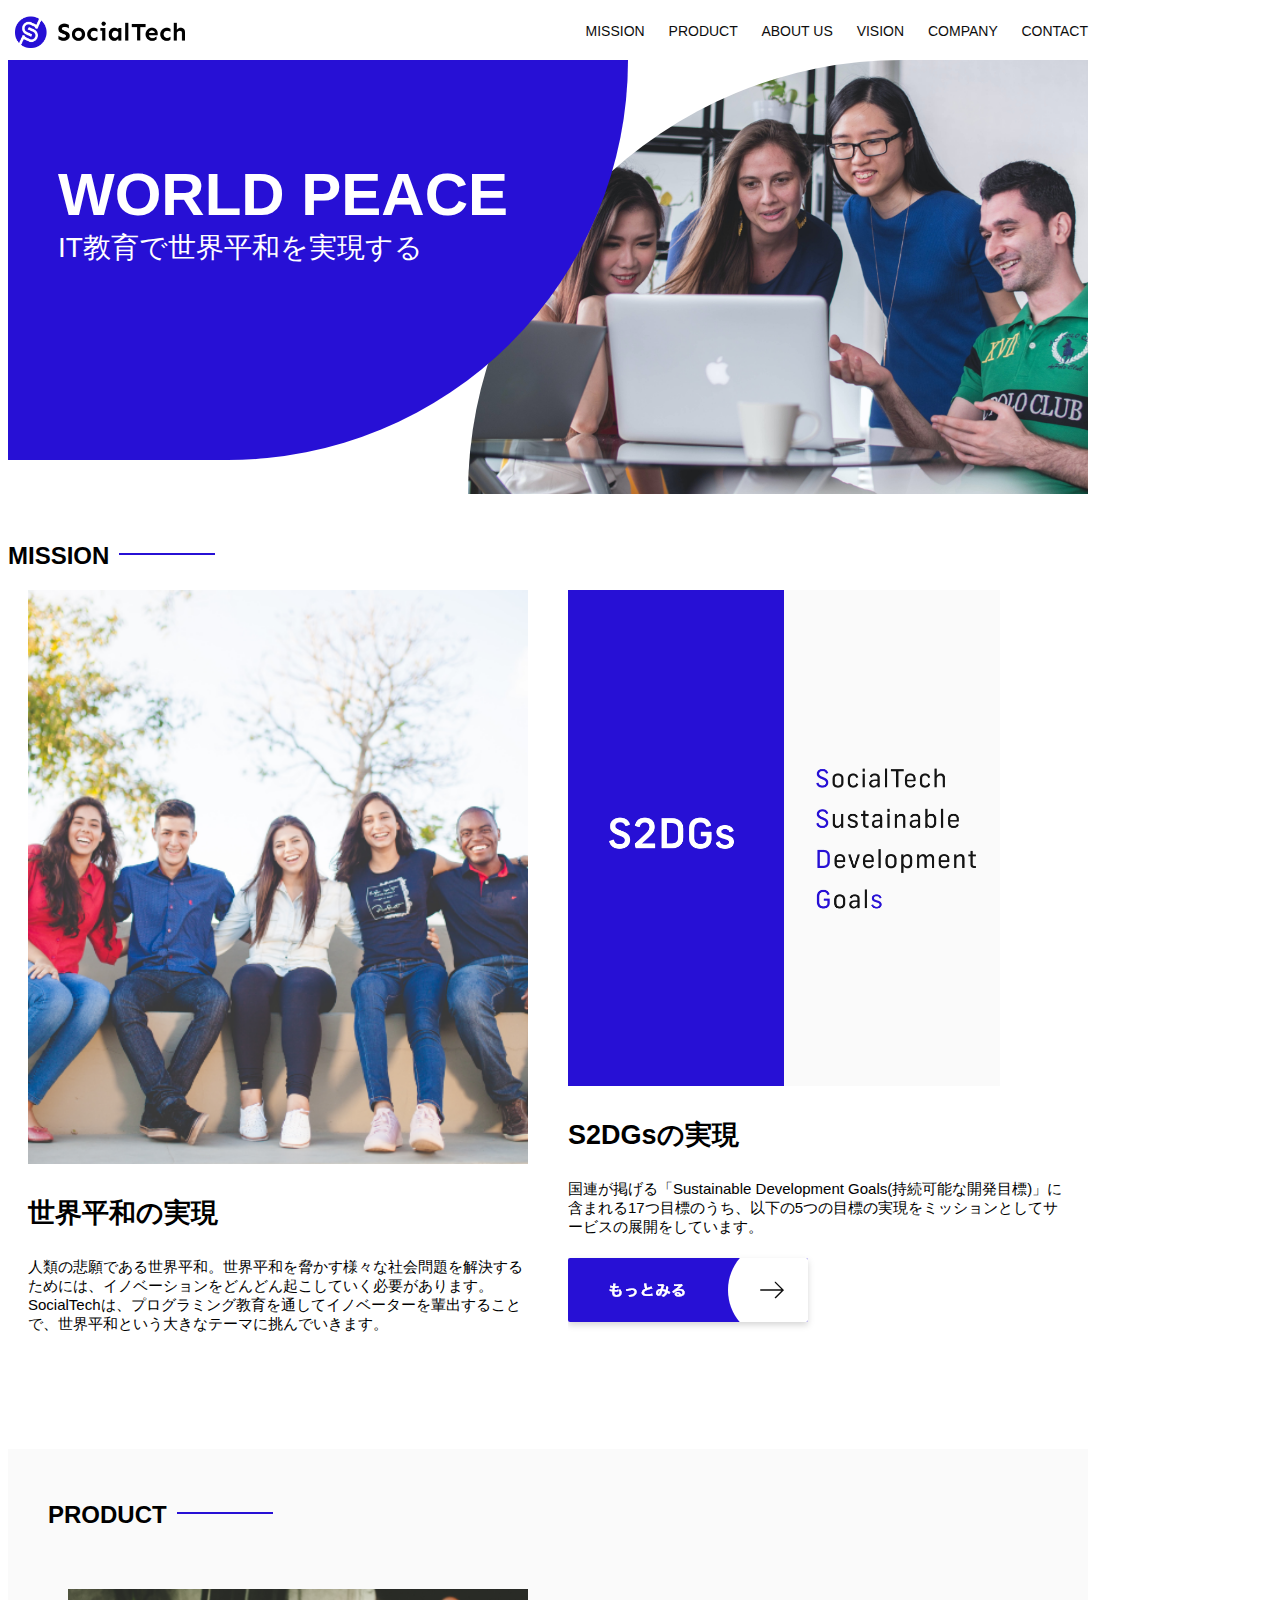
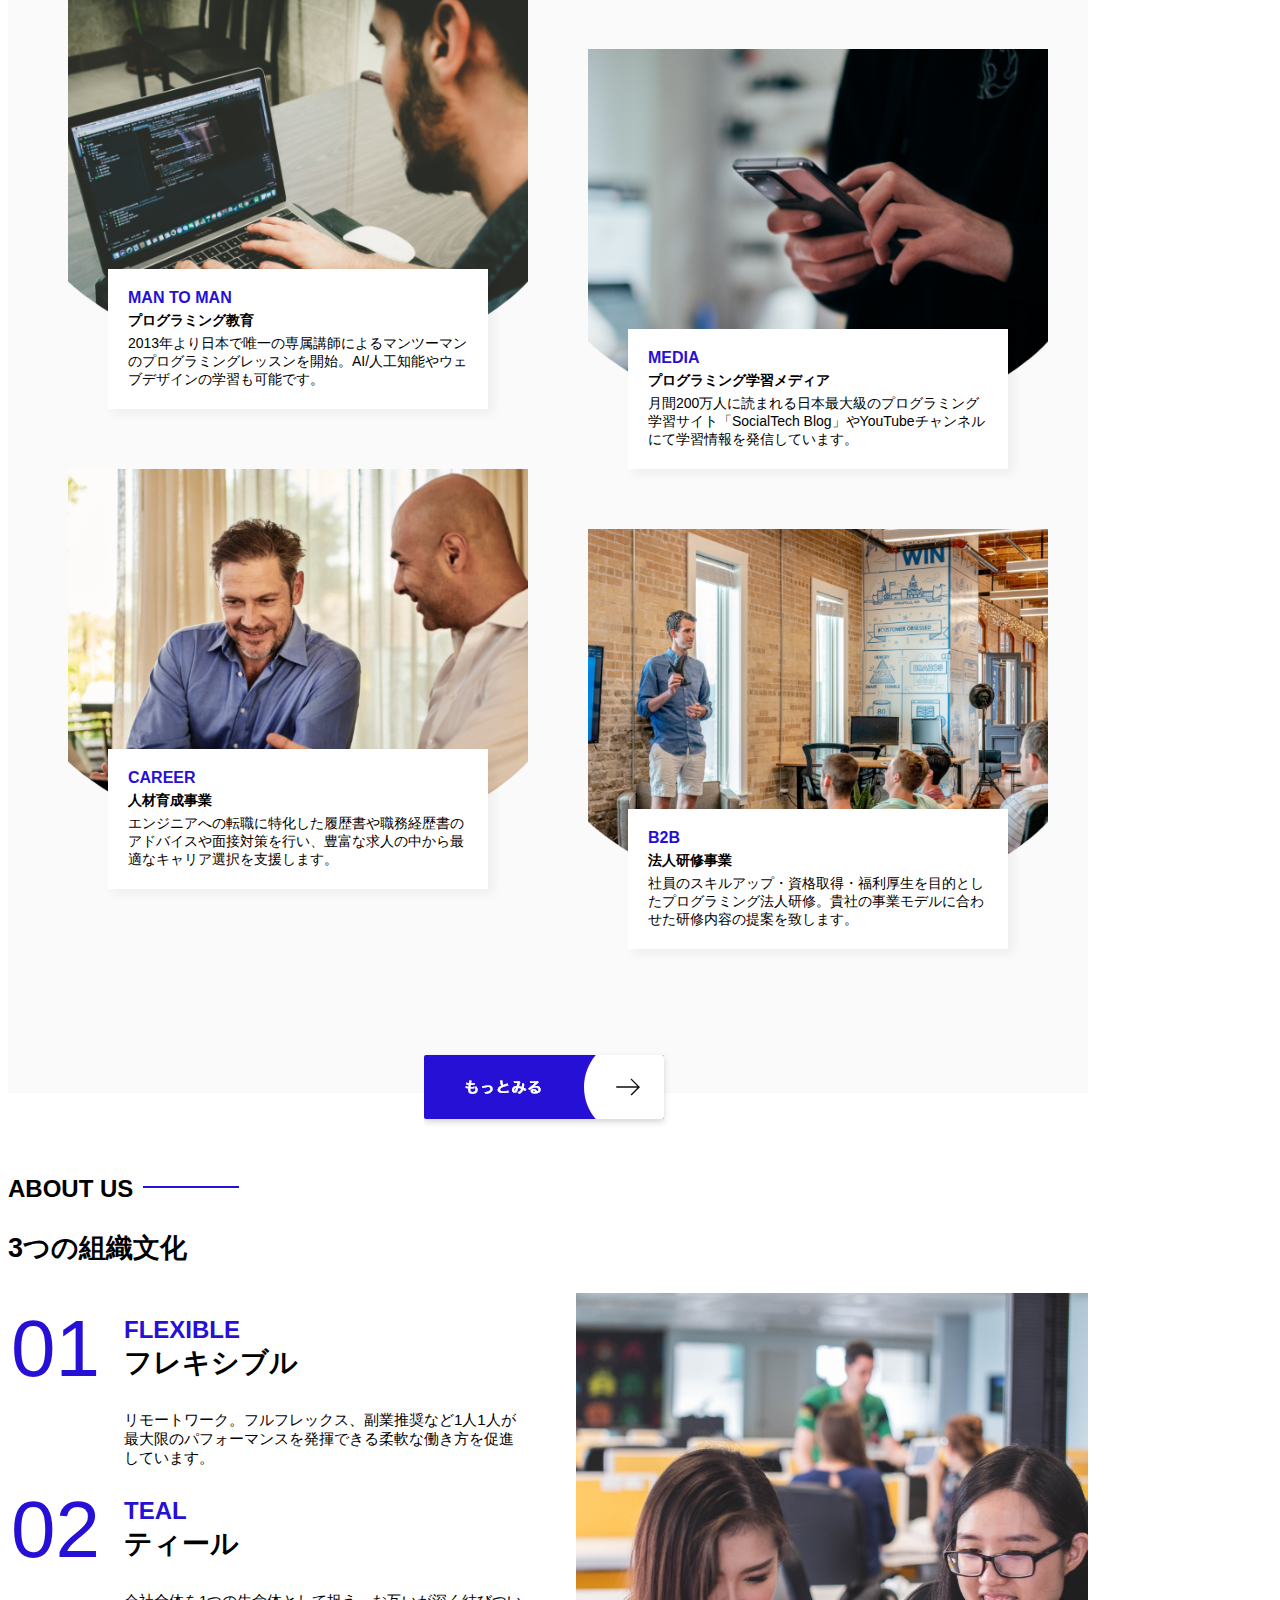
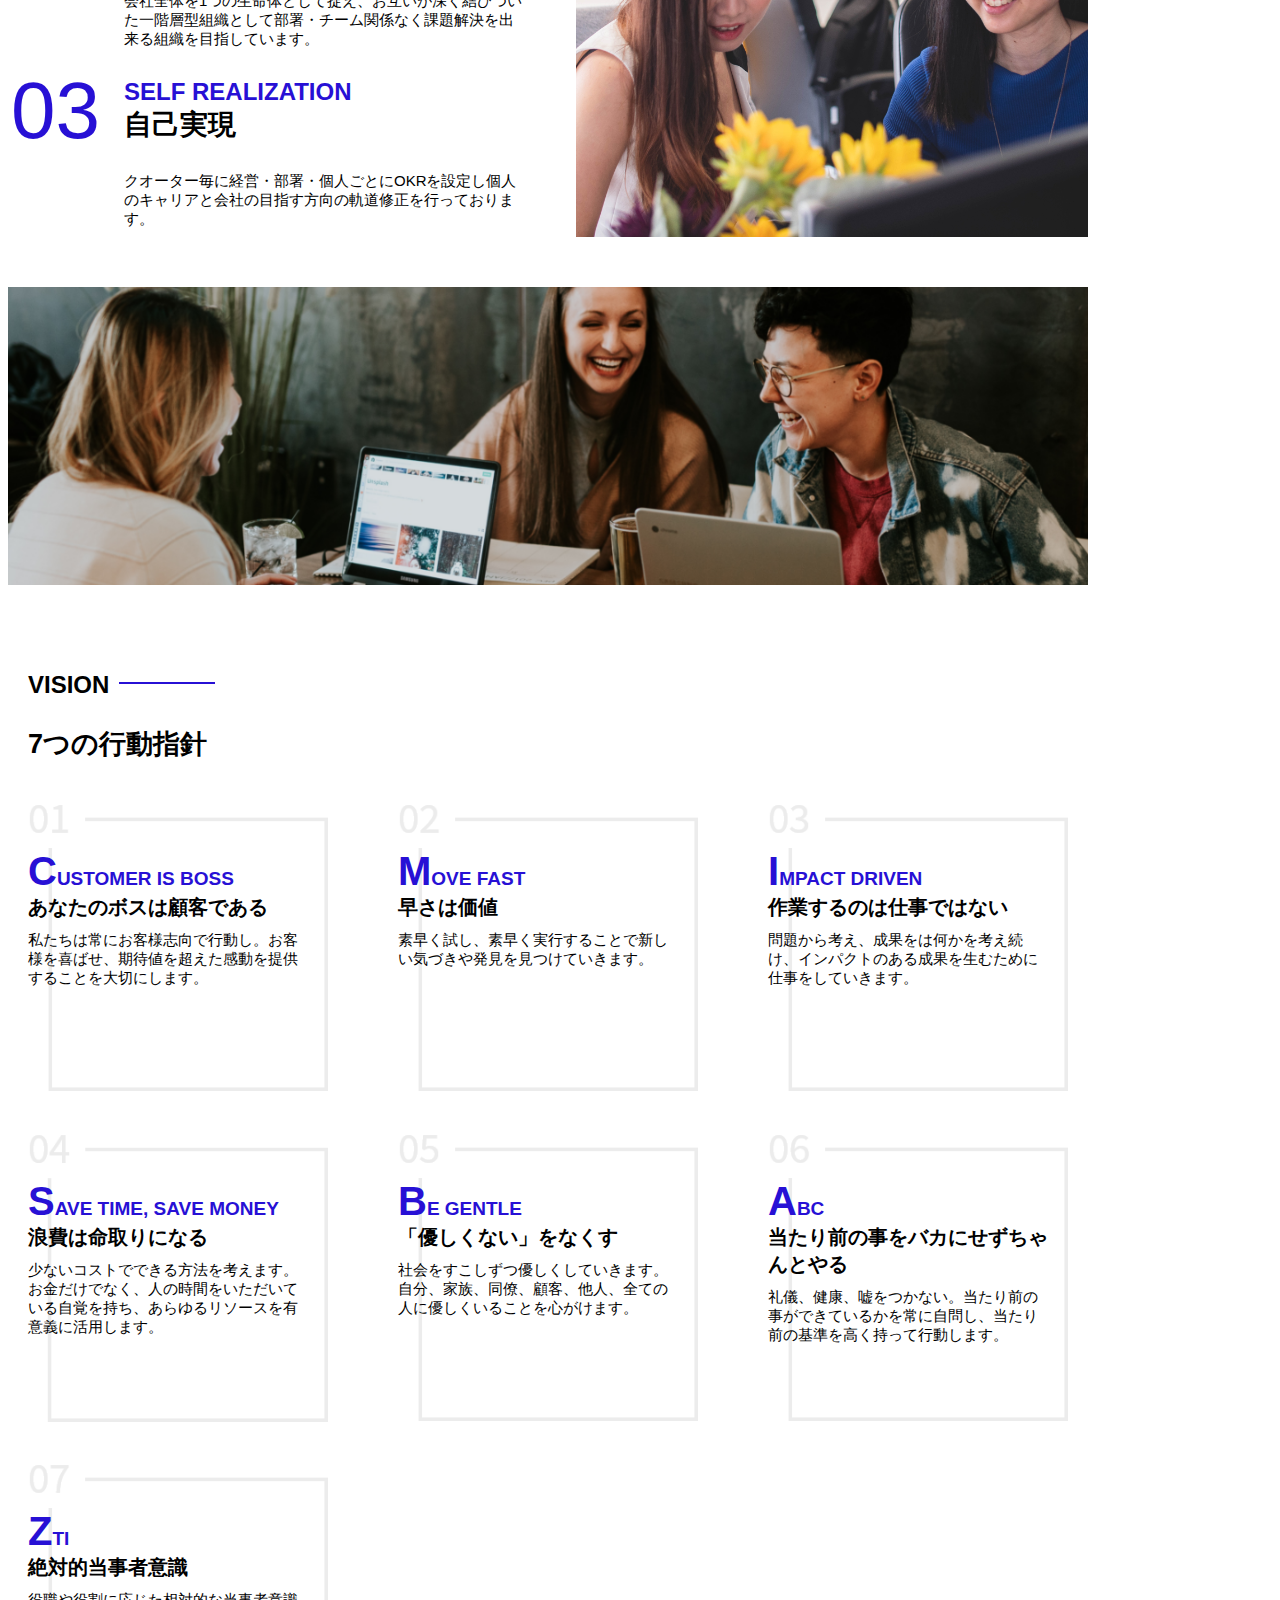
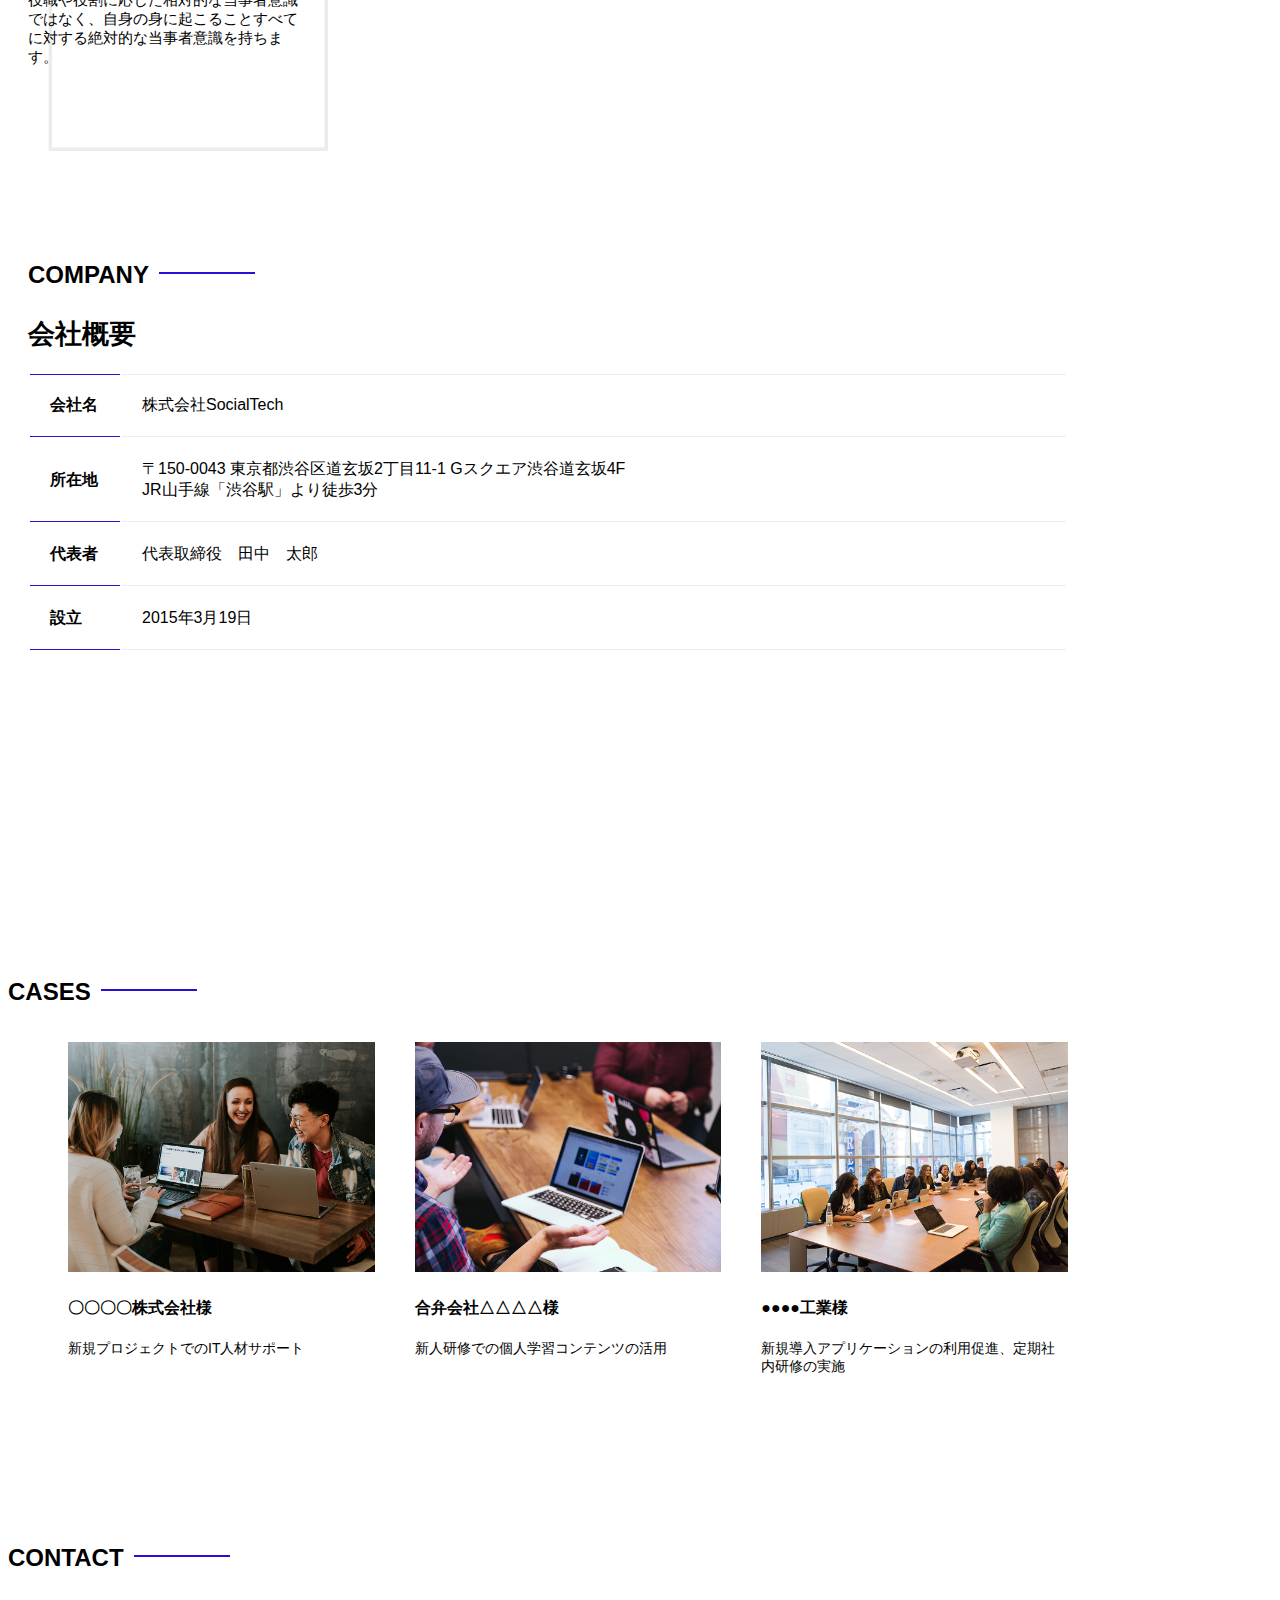
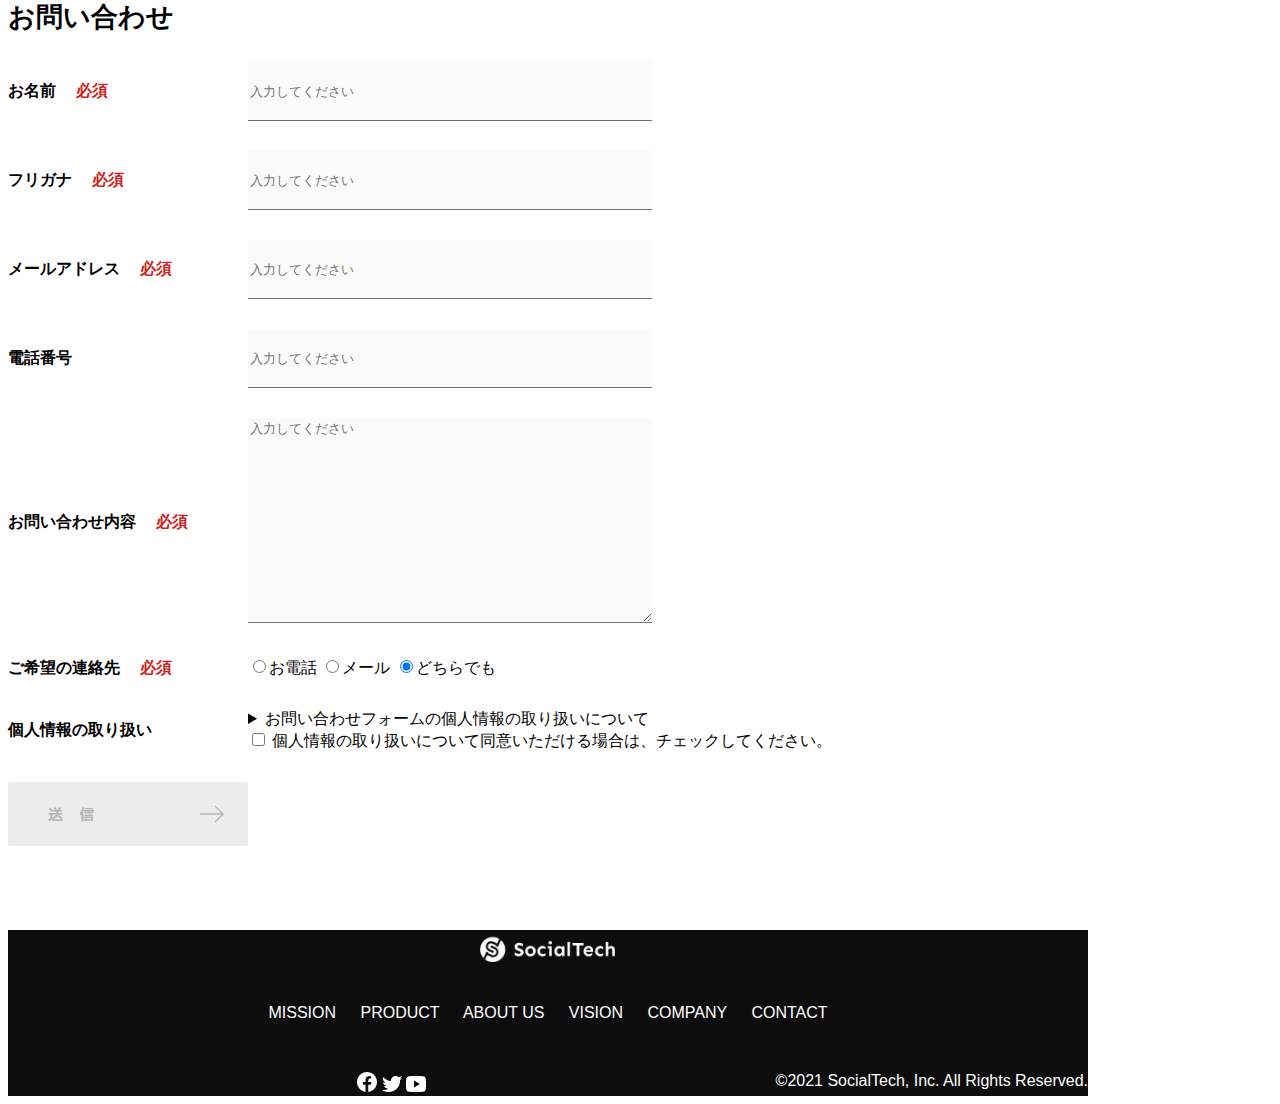
<file: socialtech-kadai_012/socialtech-kadai_012/index.html>
<!DOCTYPE html>
<html>
  <head>
    <title>SocialTech</title>
    <meta name="description" content="SocialTechはEdTech業界のリーディングカンパニーを目指します。">
    <meta name="viewport" content="width=device-width, initial-scale=1.0">
    <meta charset="utf-8">
    <link rel="stylesheet" href="style.css">
  </head>

  <body>
    <!-- --ヘッダー-- -->
    <header>
      <!-- ロゴ -->
      <a href="index.html" id="logo"><img src="images/logo.png" alt="トップページに戻る"></a>

      <!-- --PC用ナビゲーション-- -->
      <nav id="nav-pc">
        <a href="misson.html">MISSION</a>
        <a href="product.html">PRODUCT</a>
        <a href="index.html#aboutus">ABOUT US</a>
        <a href="index.html#vision">VISION</a>
        <a href="index.html#company">COMPANY</a>
        <a href="index.html#contact">CONTACT</a>
      </nav>

      <!-- スマホ用メニューボタン -->
      <img id="menu-sp" src="images/button-menu.png" alt="ナビゲーションを開く" onclick="document.getElementById('nav-sp').style.display = 'block'">

      <!-- スマホ用ナビゲーション -->
      <nav id="nav-sp">
        <img id="close" src="images/button-close.png" alt="ナビゲーションを閉じる" onclick="document.getElementById('nav-sp').style.display = 'none'">
        <a id="logo-sp" href="index.html" onclick="document.getElementById('nav-sp').style.display = 'none'"><img
          src="images/logo-sp.png" alt="トップページに戻る"></a>
        <a class="menu" href="mission.html" onclick="document.getElementById('nav-sp').style.display = 'none'">MISSION</a>
        <a class="menu" href="product.html" onclick="document.getElementById('nav-sp').style.display = 'none'">PRODUCT</a>
        <a class="menu" href="index.html#aboutus" onclick="document.getElementById('nav-sp').style.display = 'none'">ABOUT US</a>
        <a class="menu" href="index.html#vision" onclick="document.getElementById('nav-sp').style.display = 'none'">VISION</a>
        <a class="menu" href="index.html#company" onclick="document.getElementById('nav-sp').style.display = 'none'">COMPANY</a>
        <a class="menu" href="index.html#contact" onclick="document.getElementById('nav-sp').style.display = 'none'">CONTACT</a>
        
        <div id="sns">
          <a href="https://www.facebook.com/sejuku2013"><img src="images/button-facebook.png" alt="Facebookのリンク"></a>
          <a href="https://twitter.com/samuraijuku"><img src="images/button-twitter.png" alt="Twitterのリンク"></a>
          <a href="https://www.youtube.com/channel/UCCFOQO5aDK0xXam4cUQXT8g"><img src="images/button-youtube.png" alt="YouTubeのリンク"></a>
        </div>
      </nav>
    </header>

    <main>
      <article>

        <!-- メインビジュアル -->
        <section id="main-visual">
          <div id="main-message">
            <h1>WORLD PEACE</h1>
            <p>IT教育で世界平和を実現する</p>
          </div>
          <img src="images/index/index-main.png" alt="PCの周りに集まる多国籍の仲間たち">
        </section>

        <!-- --MISSION-- -->
        <section id="mission">
          <h2 class="index-h2">MISSION</h2>
          <div id="mission-flex">
            <div>
              <img id="mission-photo" src="images/index/index-mission.png" alt="屋外のベンチで写真を撮影する多国籍の仲間たち">
              <h3>世界平和の実現</h3>
              <p>
                人類の悲願である世界平和。世界平和を脅かす様々な社会問題を解決するためには、イノベーションをどんどん起こしていく必要があります。SocialTechは、プログラミング教育を通してイノベーターを輩出することで、世界平和という大きなテーマに挑んでいきます。
              </p>
            </div>

            <div>
              <img id="s2dgs" src="images/index/s2dgs.png" alt="S2DGs">
              <h3>S2DGsの実現</h3>
              <p>国連が掲げる「Sustainable Development Goals(持続可能な開発目標)」に含まれる17つ目標のうち、以下の5つの目標の実現をミッションとしてサービスの展開をしています。
              </p>
              <a href="mission.html">
                <img src="images/button-more.png" alt="もっと見る">
              </a>
            </div>
          </div>

        </section>

        <!-- PRODUCT -->
        <section id="product">
          <h2 class="index-h2">PRODUCT</h2>
          
          <div>
            <div id="product-left">
              <div>
                <img class="product-photo" src="images/index/index-mantoman.png" alt="PCでコードを書く男性">
                <div class="product-explain">
                  <span>MAN TO MAN</span>
                  <h3>プログラミング教育</h3>
                  <p>2013年より日本で唯一の専属講師によるマンツーマンのプログラミングレッスンを開始。AI/人工知能やウェブデザインの学習も可能です。
                  </p>
                </div>
              </div>

              <div>
                <img class="product-photo" src="images/index/index-career.png" alt="笑顔で話し合う2人の男性">
                <div class="product-explain">
                  <span>CAREER</span>
                  <h3>人材育成事業</h3>
                  <p>エンジニアへの転職に特化した履歴書や職務経歴書のアドバイスや面接対策を行い、豊富な求人の中から最適なキャリア選択を支援します。
                  </p>
                </div>
              </div>
            </div>

            <div id="product-right">
              <div>
                <img class="product-photo" src="images/index/index-media.png" alt="スマートフォンを操作する人">
                <div class="product-explain">
                  <span>MEDIA</span>
                  <h3>プログラミング学習メディア</h3>
                  <p>月間200万人に読まれる日本最大級のプログラミング学習サイト「SocialTech Blog」やYouTubeチャンネルにて学習情報を発信しています。
                  </p>
                </div>
              </div>

              <div>
                <img class="product-photo" src="images/index/index-b2b.png" alt="講演中の男性とそれを聴く人々">
                <div class="product-explain">
                  <span>B2B</span>
                  <h3>法人研修事業</h3>
                  <p>社員のスキルアップ・資格取得・福利厚生を目的としたプログラミング法人研修。貴社の事業モデルに合わせた研修内容の提案を致します。
                  </p>
                </div>
              </div>

            </div>
          </div>

          <div>
            <a id="product-more" href="product.html">
              <img src="images/button-more.png" alt="もっと見る">
            </a>
          </div>

        </section>

        <!-- ABOUT US -->
        <section id="aboutus">
          <h2 class="index-h2">ABOUT US</h2>
          <h3>3つの組織文化</h3>

          <div>
            <table class="culture-table">
              <tr>
                <td>
                  <span class="culture-num">01</span>
                </td>
                <td>
                  <span class="culture-en">FLEXIBLE</span>
                  <span class="culture-jp">フレキシブル</span>
                </td>
              </tr>

              <tr>
                <td>
                  <!-- 空のセル -->
                </td>
                <td>
                  <p class="culture-description">
                    リモートワーク。フルフレックス、副業推奨など1人1人が最大限のパフォーマンスを発揮できる柔軟な働き方を促進しています。
                  </p>
                </td>
              </tr>

              <tr>
                <td>
                  <span class="culture-num">02</span>
                </td>
                <td>
                  <span class="culture-en">TEAL</span>
                  <span class="culture-jp">ティール</span>
                </td>
              </tr>

              <tr>
                <td>
                  <!-- 空のセル -->
                </td>
                <td>
                  <p class="culture-description">
                    会社全体を1つの生命体として捉え、お互いが深く結びついた一階層型組織として部署・チーム関係なく課題解決を出来る組織を目指しています。
                  </p>
                </td>
              </tr>

              <tr>
                <td>
                  <span class="culture-num">03</span>
                </td>
                <td>
                  <span class="culture-en">SELF REALIZATION</span>
                  <span class="culture-jp">自己実現</span>
                </td>
              </tr>

              <tr>
                <td>
                  <!-- 空のセル -->
                </td>
                <td>
                  <p class="culture-description">
                    クオーター毎に経営・部署・個人ごとにOKRを設定し個人のキャリアと会社の目指す方向の軌道修正を行っております。
                  </p>
                </td>
              </tr>

            </table>
            <img class="culture-img" src="images/index/index-aboutus1.png" alt="笑顔で話し合う2人の女性">
          </div>

          <img class="culture-img2" src="images/index/index-aboutus2.png" alt="笑顔で話し合う3人の男女">

        </section>

        <!-- VISION -->
        <section id="vision">
          <h2 class="index-h2">VISION</h2>
          <h3>7つの行動指針</h3>

          <div>
            <div class="vision-box">
              <img src="images/index/vision-01.png" alt="01">
              <span>
                <h4>CUSTOMER IS BOSS</h4>
                <h5>あなたのボスは顧客である</h5>
                <p>私たちは常にお客様志向で行動し。お客様を喜ばせ、期待値を超えた感動を提供することを大切にします。
                </p>
              </span>
            </div>

            <div class="vision-box">
              <img src="images/index/vision-02.png" alt="02">
              <span>
                <h4>MOVE FAST</h4>
                <h5>早さは価値</h5>
                <p>素早く試し、素早く実行することで新しい気づきや発見を見つけていきます。
                </p>
              </span>
            </div>

            <div class="vision-box">
              <img src="images/index/vision-03.png" alt="03">
              <span>
                <h4>IMPACT DRIVEN</h4>
                <h5>作業するのは仕事ではない</h5>
                <p>問題から考え、成果をは何かを考え続け、インパクトのある成果を生むために仕事をしていきます。
                </p>
              </span>
            </div>

            <div class="vision-box">
              <img src="images/index/vision-04.png" alt="04">
              <span>
                <h4>SAVE TIME, SAVE MONEY</h4>
                <h5>浪費は命取りになる</h5>
                <p>少ないコストでできる方法を考えます。お金だけでなく、人の時間をいただいている自覚を持ち、あらゆるリソースを有意義に活用します。
                </p>
              </span>
            </div>

            <div class="vision-box">
              <img src="images/index/vision-05.png" alt="05">
              <span>
                <h4>BE GENTLE</h4>
                <h5>「優しくない」をなくす</h5>
                <p>社会をすこしずつ優しくしていきます。自分、家族、同僚、顧客、他人、全ての人に優しくいることを心がけます。
                </p>
              </span>
            </div>

            <div class="vision-box">
              <img src="images/index/vision-06.png" alt="06">
              <span>
                <h4>ABC</h4>
                <h5>当たり前の事をバカにせずちゃんとやる</h5>
                <p>礼儀、健康、嘘をつかない。当たり前の事ができているかを常に自問し、当たり前の基準を高く持って行動します。
                </p>
              </span>
            </div>

            <div class="vision-box">
              <img src="images/index/vision-07.png" alt="07">
              <span>
                <h4>ZTI</h4>
                <h5>絶対的当事者意識</h5>
                <p>役職や役割に応じた相対的な当事者意識ではなく、自身の身に起こることすべてに対する絶対的な当事者意識を持ちます。
                </p>
              </span>
            </div>
          </div>
        </section>

        <!-- COMPANY -->
        <section id="company">
          <h2 id="index-h2">COMPANY</h2>
          <h3>会社概要</h3>
          <table id="company-table">
            <tr>
              <th class="tableheader-first">会社名</th>
              <td class="cell-first">株式会社SocialTech</td>
            </tr>

            <tr>
              <th class="tableheader">所在地</th>
              <td class="cell">〒150-0043 東京都渋谷区道玄坂2丁目11-1 Gスクエア渋谷道玄坂4F<br>JR山手線「渋谷駅」より徒歩3分</td>
            </tr>

            <tr>
              <th class="tableheader">代表者</th>
              <td class="cell">代表取締役　田中　太郎</td>
            </tr>

            <tr>
              <th class="tableheader">設立</th>
              <td class="cell">2015年3月19日</td>
            </tr>

          </table>

          <iframe
           src="https://www.google.com/maps/embed?pb=!1m18!1m12!1m3!1d3241.7759544892483!2d139.69399665123464!3d35.65789123876098!2m3!1f0!2f0!3f0!3m2!1i1024!2i768!4f13.1!3m3!1m2!1s0x60188caa0042e8d1%3A0xba130bea826a7aa2!2z44CSMTUwLTAwNDMg5p2x5Lqs6YO95riL6LC35Yy66YGT546E5Z2C77yS5LiB55uu77yR77yR4oiS77yR!5e0!3m2!1sja!2sjp!4v1636872991912!5m2!1sja!2sjp"
           style="border:0;" allowfullscreen="" loading="lazy">
          </iframe>
        </section>

        <!-- CASES -->
        <section id="cases">
          <h2 id="index-h2">CASES</h2>
          <ul id="case-flex">
            
            <li class="case-card">
              <img class="case-img" src="images/index/case-1.png" alt="仲良く語り合う3人">
              <div class="case-info">
                <h4 class="case-name">〇〇〇〇株式会社様</h4>
                <p class="case-content">新規プロジェクトでのIT人材サポート</p>
              </div>
            </li>

            <li class="case-card">
              <img class="case-img" src="images/index/case-2.png" alt="PCでコンテンツを見る">
              <div class="case-info">
                <h4 class="case-name">合弁会社△△△△様</h4>
                <p class="case-content">新人研修での個人学習コンテンツの活用</p>
              </div>
            </li>

            <li class="case-card">
              <img class="case-img" src="images/index/case-3.png" alt="社内研修中の会議室">
              <div class="case-info">
                <h4 class="case-name">●●●●工業様</h4>
                <p class="case-content">新規導入アプリケーションの利用促進、定期社内研修の実施</p>
              </div>
            </li>
          </ul>

        </section>

        <!-- CONTACT -->
        <section id="contact">
          <h2 class="index-h2">CONTACT</h2>
          <h3>お問い合わせ</h3>
          <!-- STATIC FORMSのフォームタグ -->
          <form action="https://api.staticforms.xyz/submit" method="post">
            <input type="text" name="honeypot" style="display:none">
            <input type="hidden" name="accessKey" value="73af9ed2-72c6-439b-bdd3-23f35de9f059">
            <input type="hidden" name="subject" value="Webサイトからお問い合わせがありました" />
            <input type="hidden" name="replyTo" value="nnytr0114@gmail.com">
            <input type="hidden" name="redirectTo" value="">     
            <div>
              <div class="contact-heading">
                <label class="contact-label">お名前<span class="contact-span">必須</span></label>
              </div>
              <div>
                <input type="text" name="name" placeholder="入力してください" class="contact-textbox">
              </div>
            </div>

            <div>
              <div class="contact-heading">
                <label class="contact-label">フリガナ<span class="contact-span">必須</span></label>
              </div>
              <div>
                <input type="text" name="hurigana" placeholder="入力してください" class="contact-textbox">
              </div>
            </div>

            <div>
              <div class="contact-heading">
                <label class="contact-label">メールアドレス<span class="contact-span">必須</span></label>
              </div>
              <div>
                <input type="text" name="email" placeholder="入力してください" class="contact-textbox">
              </div>
            </div>

            <div>
              <div class="contact-heading">
                <label class="contact-label">電話番号</label>
              </div>
              <div>
                <input type="text" name="tel" placeholder="入力してください" class="contact-textbox">
              </div>
            </div>

            <div>
              <div class="contact-heading">
                <label class="contact-label">お問い合わせ内容<span class="contact-span">必須</span></label>
              </div>
              <div>
                <textarea class="contact-textarea" placeholder="入力してください" name="message"></textarea>
              </div>
            </div>

            <div>
              <div class="contact-heading">
                <label class="contact-label">ご希望の連絡先<span class="contact-span">必須</span></label>
              </div>
              <div>
                <input class="radiobutton" type="radio" value="tel" name="contact" checked><label>お電話</label> 
                <input class="radiobutton" type="radio" value="mail" name="contact" checked><label>メール</label>
                <input class="radiobutton" type="radio" value="both" name="contact" checked><label>どちらでも</label>
              </div>
            </div>

            <div>
              <div class="contact-heading">
                <label class="contact-label">個人情報の取り扱い</label>
              </div>

              <div>
                <details>
                  <summary>お問い合わせフォームの個人情報の取り扱いについて</summary>
                  <div>
                    <span>１．組織の名称又は氏名</span><br>
                     株式会社SocialTech<br><br>
                     <span>２．個人情報保護管理者（若しくはその代理人）の氏名又は職名、所属及び連絡先
                       鈴木 一郎 コーポレート部</span><br>
                     メールアドレス：support@socialtech.net<br>
                     TEL：03-xxxx-xxxx<br>
                     <span>３．個人情報の利用目的</span><br>
                     ・本サービス及び本サービスに関連する情報の提供又はそれらに関する連絡のため<br>
                     ・ユーザーの本人確認のため<br>
                     ・当社サービスのご案内のため<br>
                     ・当社の商品等の広告または宣伝（電子メールによるものを含むものとします。）<br><br>
                     <span>４．個人情報の取り扱い業務の委託</span><br>
                     個人情報の取扱業務の全部または一部を外部に業務委託する場合があります。<br>
                     その際、弊社は、個人情報を適切に保護できる管理体制を敷き実行していることを条件として<br>
                     委託先を厳選したうえで、機密保持契約を委託先と締結し、お客様の個人情報を厳密に管理させます。<br><br>
                     <span>５．個人情報の開示等の請求</span><br>
                     お客様は、弊社に対してご自身の個人情報の開示等（利用目的の通知、開示、内容の訂正・追加・削除、利用の停止または消去、第三者への提供の停止）に関して、当社問合わせ窓口に申し出ることができます。<br>
                     その際、弊社はお客様ご本人を確認させていただいたうえで、合理的な期間内に対応いたします。<br><br>
                     なお、個人情報に関する弊社問合わせ先は、次の通りです。<br><br>
                     株式会社SocialTech　個人情報問合せ窓口<br>
                     〒150-0043　東京都渋谷区道玄坂2丁目11-1 Ｇスクエア渋谷道玄坂 4F<br>
                     メールアドレス：support@socialtech.net　TEL：03-xxxx-xxxx<br><br>
                     <span>６．個人情報を提供されることの任意性について</span><br><br>
                     お客様がご自身の個人情報を弊社に提供されるか否かは、お客様のご判断によりますが、もしご提供されない場合には、適切なサービスが提供できない場合がありますので予めご了承ください。
                  </div>
                </details>
                <input type="checkbox" name="agree">
                <span>個人情報の取り扱いについて同意いただける場合は、チェックしてください。</span>
              </div>
            </div>

            
            <input type="image" src="images/button-submit.png" alt="送信する">
          </form>
        </section>
      </article>

      <footer>
        <div id="footer-logo">
          <img src="images/logo-sp.png" alt="SocialTech">
        </div>

        <div id="footer-link">
          <a href="mission.html">MISSION</a>
          <a href="product.html">PRODUCT</a>
          <a href="index.html#aboutus">ABOUT US</a>
          <a href="index.html#vision">VISION</a>
          <a href="index.html#company">COMPANY</a>
          <a href="index.html#contact">CONTACT</a>
        </div>

        <div id="sn-footer">
          <a href="https://www.facebook.com/sejuku2013"><img src="images/button-facebook.png" alt="Facebookのリンク"></a>
          <a href="https://twitter.com/samuraijuku"><img src="images/button-twitter.png" alt="Twitterのリンク"></a>
          <a href="https://www.youtube.com/channel/UCCFOQO5aDK0xXam4cUQXT8g"><img src="images/button-youtube.png" alt="YouTubeのリンク"></a>
          <span id="copyright">&copy;2021 SocialTech, Inc. All Rights Reserved.</span>
        </div>
      </footer>

    </main>

  </body>

</html>
</file>
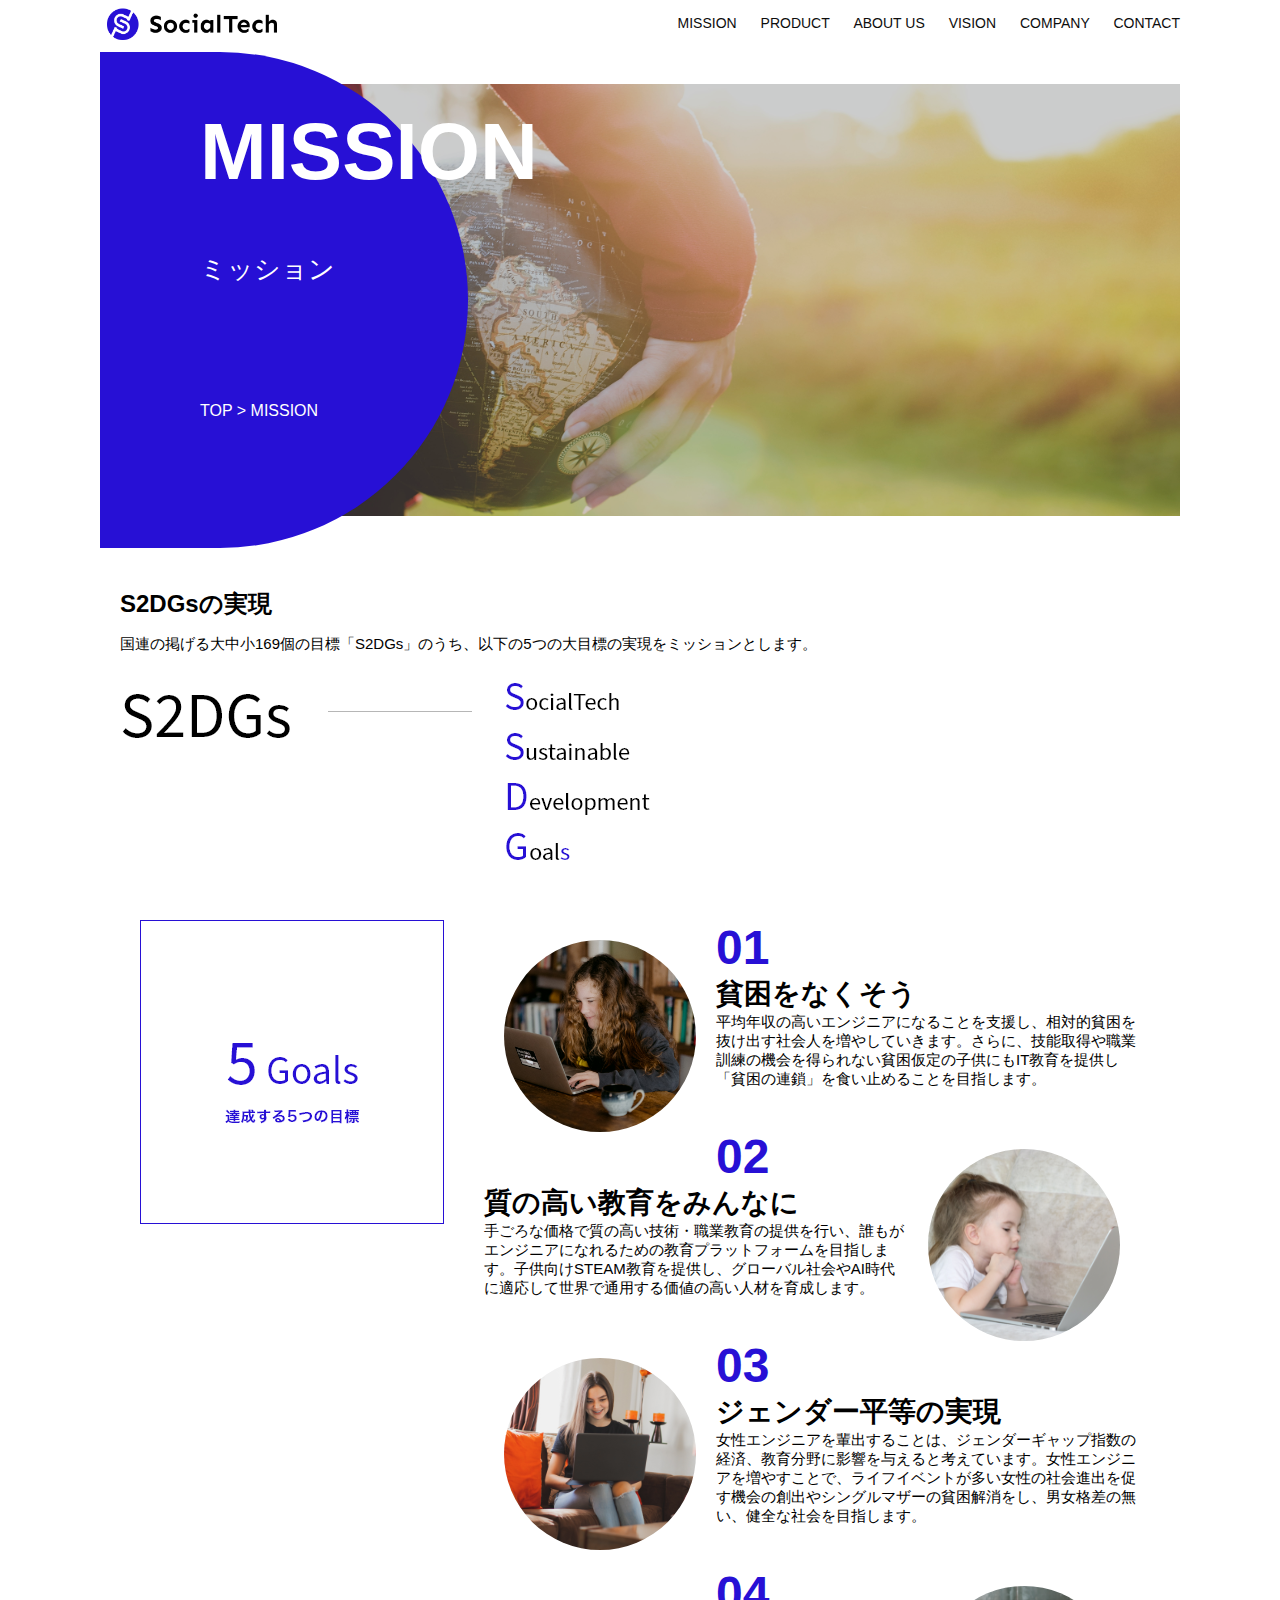
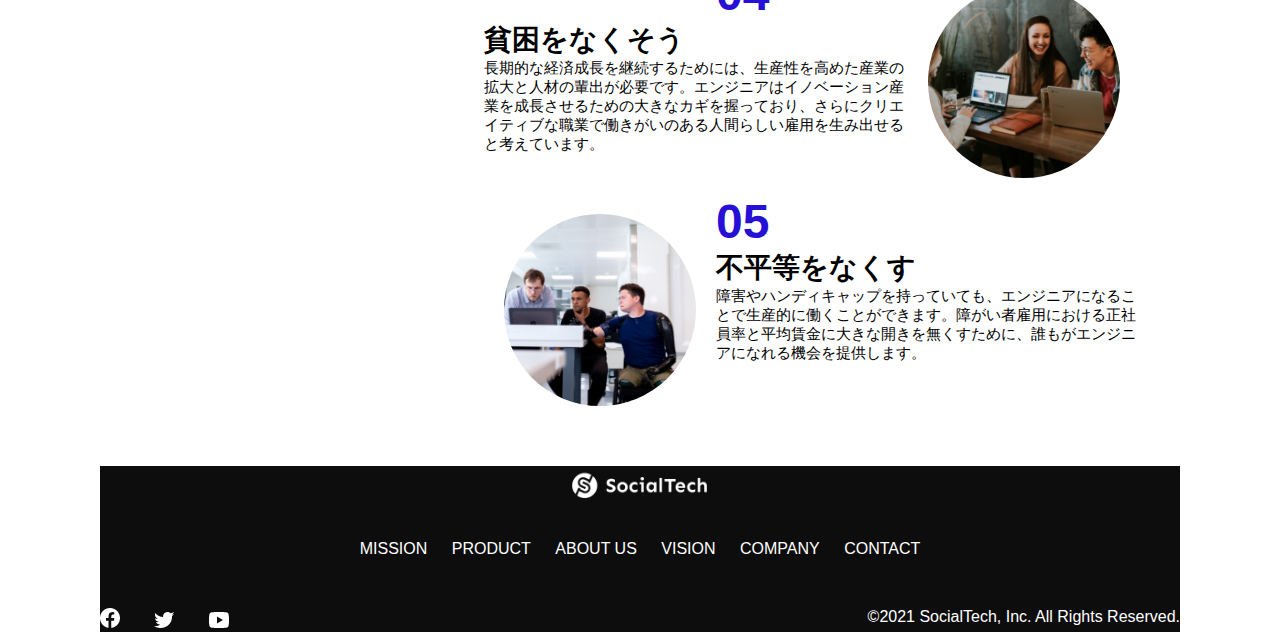
<file: kadai_tutorial_output/socialtech-kadai_012/misson.html>
<!DOCTYPE html>
<html>
  <head>
    <title>SocialTech - MISSION ミッション -</title>
    <meta charset="UTF-8">
    <meta name="description" content="SocailTechが目指す5つの目標(S2DGs)を紹介します">
    <meta name="viewport" content="width=device-width, initial-scale=1.0">
    <link rel="stylesheet" href="style.css">
  </head>

  <body>
    <!-- ヘッダー -->
    <header>
      <!-- ロゴ -->
      <a href="index.html" id="logo"><img src="images/logo.png" alt="トップページに戻る"></a>

      <!-- --PC用ナビゲーション-- -->
      <nav id="nav-pc">
        <a href="misson.html">MISSION</a>
        <a href="product.html">PRODUCT</a>
        <a href="index.html#aboutus">ABOUT US</a>
        <a href="index.html#vision">VISION</a>
        <a href="index.html#company">COMPANY</a>
        <a href="index.html#contact">CONTACT</a>
      </nav>

      <!-- スマホ用メニューボタン -->
      <img id="menu-sp" src="images/button-menu.png" alt="ナビゲーションを開く" onclick="document.getElementById('nav-sp').style.display = 'block'">

      <!-- スマホ用ナビゲーション -->
      <nav id="nav-sp">
        <img id="close" src="images/button-close.png" alt="ナビゲーションを閉じる" onclick="document.getElementById('nav-sp').style.display = 'none'">
        <a id="logo-sp" href="index.html" onclick="document.getElementById('nav-sp').style.display = 'none'"><img
          src="images/logo-sp.png" alt="トップページに戻る"></a>
        <a class="menu" href="mission.html" onclick="document.getElementById('nav-sp').style.display = 'none'">MISSION</a>
        <a class="menu" href="product.html" onclick="document.getElementById('nav-sp').style.display = 'none'">PRODUCT</a>
        <a class="menu" href="index.html#aboutus" onclick="document.getElementById('nav-sp').style.display = 'none'">ABOUT US</a>
        <a class="menu" href="index.html#vision" onclick="document.getElementById('nav-sp').style.display = 'none'">VISION</a>
        <a class="menu" href="index.html#company" onclick="document.getElementById('nav-sp').style.display = 'none'">COMPANY</a>
        <a class="menu" href="index.html#contact" onclick="document.getElementById('nav-sp').style.display = 'none'">CONTACT</a>
        
        <div id="sns">
          <a href="https://www.facebook.com/sejuku2013"><img src="images/button-facebook.png" alt="Facebookのリンク"></a>
          <a href="https://twitter.com/samuraijuku"><img src="images/button-twitter.png" alt="Twitterのリンク"></a>
          <a href="https://www.youtube.com/channel/UCCFOQO5aDK0xXam4cUQXT8g"><img src="images/button-youtube.png" alt="YouTubeのリンク"></a>
        </div>
      </nav>

    </header>

    <main>
      <article>
        <section id="mission-main">
          <div id="mission-title">
            <h1>MISSION</h1>
            <span>ミッション</span>
            <div>TOP > MISSION</div>
          </div>
        </section>

        <section id="mission-s2dgs">
          <h2 class="mission-h2">S2DGsの実現</h2>
          <p>国連の掲げる大中小169個の目標「S2DGs」のうち、以下の5つの大目標の実現をミッションとします。</p>
          <img src="images/mission/mission-s2dgs.png" alt="S2DGs">
        </section>

        <section id="mission-5goals">
          <div>
            <img id="s2dgs-image" src="images/mission/mission-5goals.png" alt="5Goals">
          </div>

          <div>
            <div>
              <img class="fivegoals-image-left" src="images/mission/mission-5goals01.png" alt="PCを操作する女の子">
              <span class="fivegoals-number">01</span>
              <h3 class="fivegoals-h3">貧困をなくそう</h3>
              <p class="fivegoals-p">
                平均年収の高いエンジニアになることを支援し、相対的貧困を抜け出す社会人を増やしていきます。さらに、技能取得や職業訓練の機会を得られない貧困仮定の子供にもIT教育を提供し「貧困の連鎖」を食い止めることを目指します。
              </p>
            </div>

            <div>
              <img class="fivegoals-image-right" src="images/mission/mission-5goals02.png" alt="PCを見つめる小さい女の子">
              <span class="fivegoals-number">02</span>
              <h3 class="fivegoals-h3">質の高い教育をみんなに</h3>
              <p class="fivegoals-p">
                手ごろな価格で質の高い技術・職業教育の提供を行い、誰もがエンジニアになれるための教育プラットフォームを目指します。子供向けSTEAM教育を提供し、グローバル社会やAI時代に適応して世界で通用する価値の高い人材を育成します。
              </p>
            </div>

            <div>
              <img class="fivegoals-image-left" src="images/mission/mission-5goals03.png" alt="PCを操作する女性">
              <span class="fivegoals-number">03</span>
              <h3 class="fivegoals-h3">ジェンダー平等の実現</h3>
              <p class="fivegoals-p">
                女性エンジニアを輩出することは、ジェンダーギャップ指数の経済、教育分野に影響を与えると考えています。女性エンジニアを増やすことで、ライフイベントが多い女性の社会進出を促す機会の創出やシングルマザーの貧困解消をし、男女格差の無い、健全な社会を目指します。
              </p>
            </div>

            <div>
              <img class="fivegoals-image-right" src="images/mission/mission-5goals04.png" alt="笑顔で話し合う3人の男女">
              <span class="fivegoals-number">04</span>
              <h3 class="fivegoals-h3">貧困をなくそう</h3>
              <p class="fivegoals-p">
                長期的な経済成長を継続するためには、生産性を高めた産業の拡大と人材の輩出が必要です。エンジニアはイノベーション産業を成長させるための大きなカギを握っており、さらにクリエイティブな職業で働きがいのある人間らしい雇用を生み出せると考えています。
              </p>
            </div>

            <div>
              <img class="fivegoals-image-left" src="images/mission/mission-5goals05.png" alt="障害を持つ男性が生き生きと働く様子">
              <span class="fivegoals-number">05</span>
              <h3 class="fivegoals-h3">不平等をなくす</h3>
              <p class="fivegoals-p">
                障害やハンディキャップを持っていても、エンジニアになることで生産的に働くことができます。障がい者雇用における正社員率と平均賃金に大きな開きを無くすために、誰もがエンジニアになれる機会を提供します。
              </p>
            </div>
          </div>
        </section>

      </article>

      <footer>
        <div id="footer-logo">
          <img src="images/logo-sp.png" alt="SocialTech">
        </div>

        <div id="footer-link">
          <a href="mission.html">MISSION</a>
          <a href="product.html">PRODUCT</a>
          <a href="index.html#aboutus">ABOUT US</a>
          <a href="index.html#vision">VISION</a>
          <a href="index.html#company">COMPANY</a>
          <a href="index.html#contact">CONTACT</a>
        </div>

        <div id="sns-footer">
          <a href="https://www.facebook.com/sejuku2013"><img src="images/button-facebook.png" alt="Facebookのリンク"></a>
          <a href="https://twitter.com/samuraijuku"><img src="images/button-twitter.png" alt="Twitterのリンク"></a>
          <a href="https://www.youtube.com/channel/UCCFOQO5aDK0xXam4cUQXT8g"><img src="images/button-youtube.png" alt="YouTubeのリンク"></a>
          <span id="copyright">&copy;2021 SocialTech, Inc. All Rights Reserved.</span>
        </div>
      </footer>
    </main>
  </body>
  
</html>
</file>
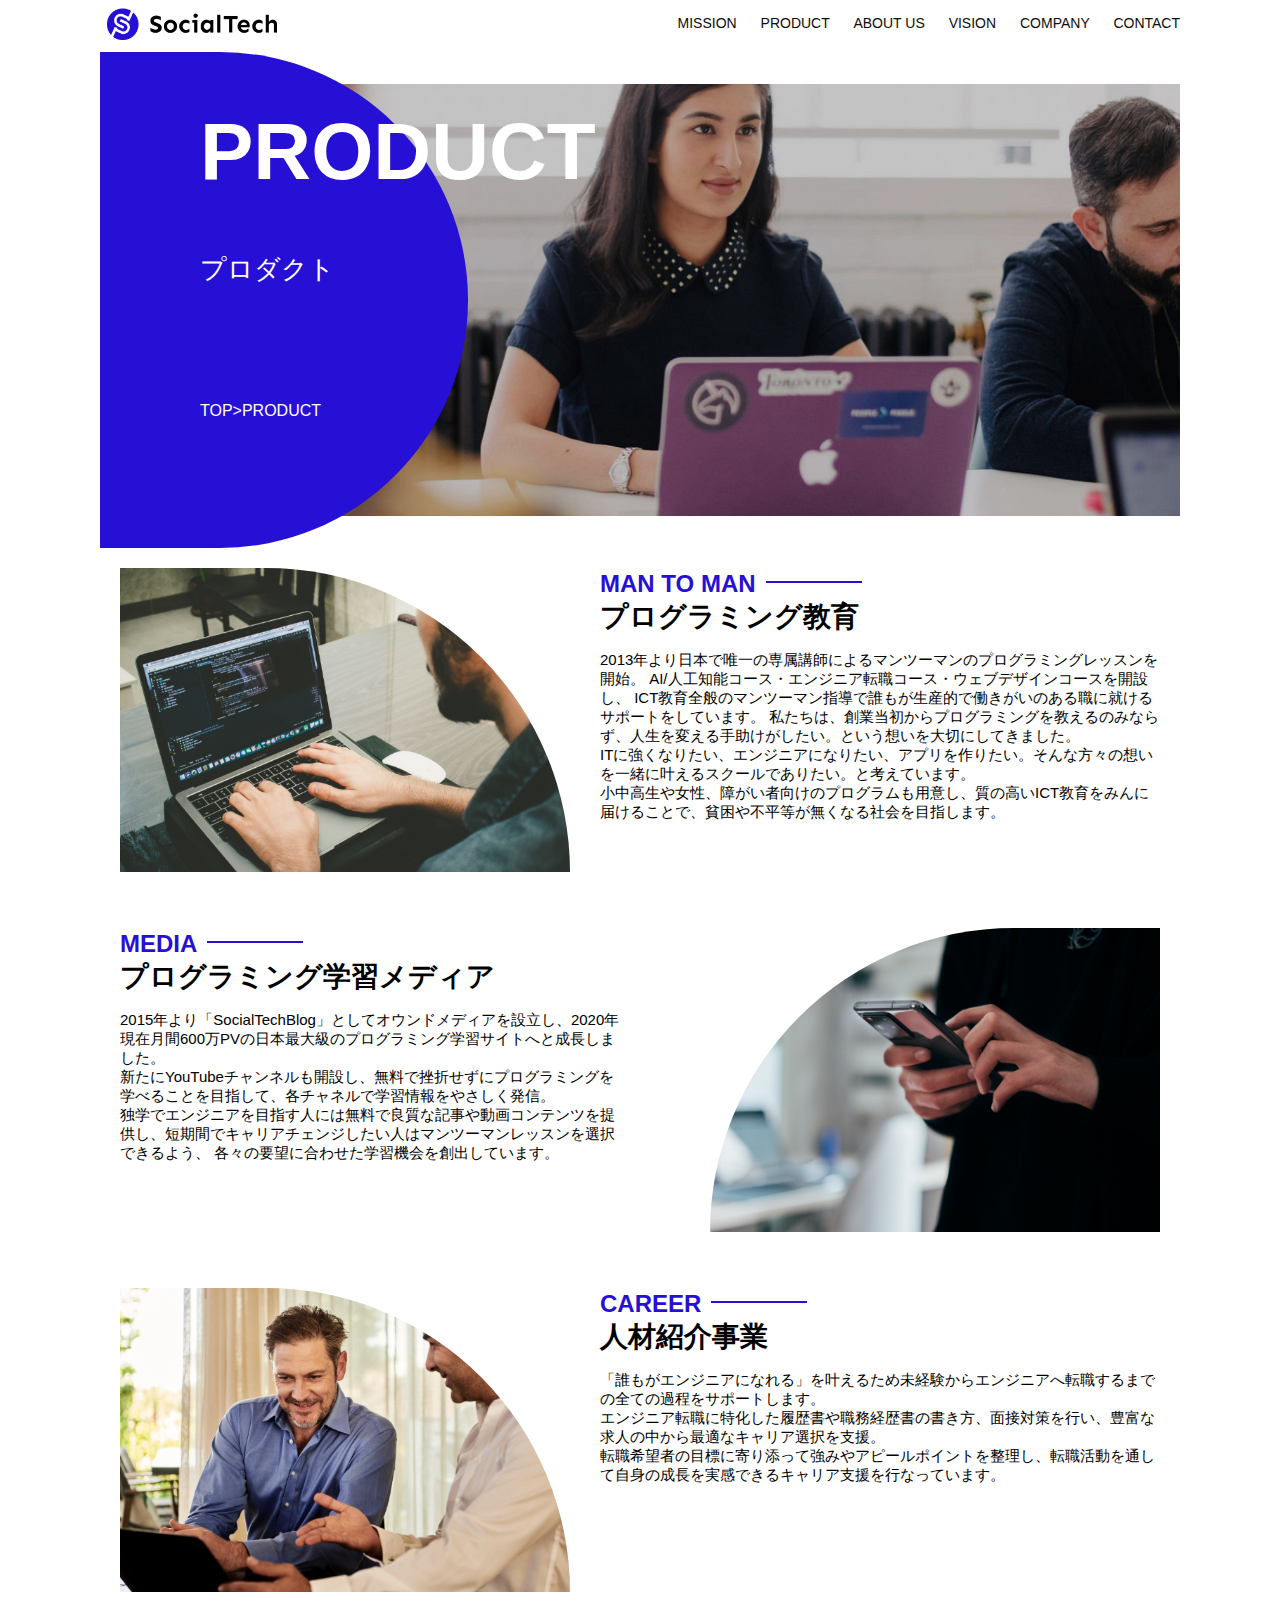
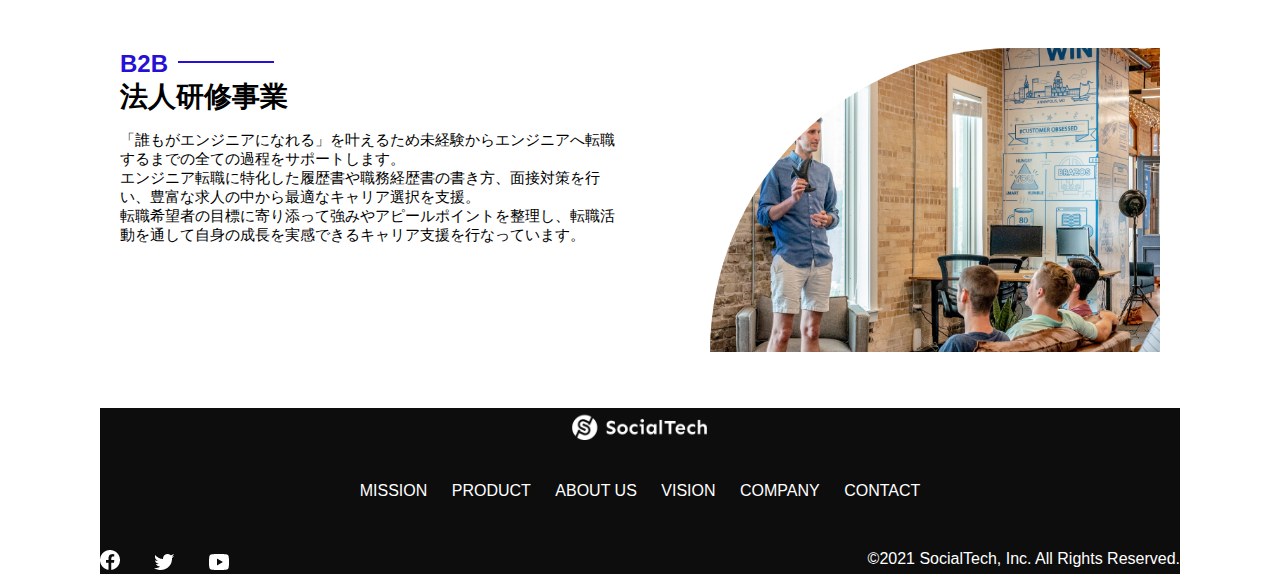
<file: kadai_tutorial_output/socialtech-kadai_012/product.html>
<!DOCTYPE html>
<html>
  <head>
    <title>SocialTech - PRODUCT プロダクト -</title>
    <meta charset="UTF-8">
    <meta name="description" content="SocailTechの4つのプロダクトを紹介します">
    <meta name="viewport" content="width=device-width, initial-scale=1.0">
    <link rel="stylesheet" href="style.css">
  </head>

  <body>
    <!-- ヘッダー -->
    <header>
      <!-- ロゴ -->
      <a href="index.html" id="logo"><img src="images/logo.png" alt="トップページに戻る"></a>

      <!-- --PC用ナビゲーション-- -->
      <nav id="nav-pc">
        <a href="misson.html">MISSION</a>
        <a href="product.html">PRODUCT</a>
        <a href="index.html#aboutus">ABOUT US</a>
        <a href="index.html#vision">VISION</a>
        <a href="index.html#company">COMPANY</a>
        <a href="index.html#contact">CONTACT</a>
      </nav>

      <!-- スマホ用メニューボタン -->
      <img id="menu-sp" src="images/button-menu.png" alt="ナビゲーションを開く" onclick="document.getElementById('nav-sp').style.display = 'block'">

      <!-- スマホ用ナビゲーション -->
      <nav id="nav-sp">
        <img id="close" src="images/button-close.png" alt="ナビゲーションを閉じる" onclick="document.getElementById('nav-sp').style.display = 'none'">
        <a id="logo-sp" href="index.html" onclick="document.getElementById('nav-sp').style.display = 'none'"><img
          src="images/logo-sp.png" alt="トップページに戻る"></a>
        <a class="menu" href="mission.html" onclick="document.getElementById('nav-sp').style.display = 'none'">MISSION</a>
        <a class="menu" href="product.html" onclick="document.getElementById('nav-sp').style.display = 'none'">PRODUCT</a>
        <a class="menu" href="index.html#aboutus" onclick="document.getElementById('nav-sp').style.display = 'none'">ABOUT US</a>
        <a class="menu" href="index.html#vision" onclick="document.getElementById('nav-sp').style.display = 'none'">VISION</a>
        <a class="menu" href="index.html#company" onclick="document.getElementById('nav-sp').style.display = 'none'">COMPANY</a>
        <a class="menu" href="index.html#contact" onclick="document.getElementById('nav-sp').style.display = 'none'">CONTACT</a>
        
        <div id="sns">
          <a href="https://www.facebook.com/sejuku2013"><img src="images/button-facebook.png" alt="Facebookのリンク"></a>
          <a href="https://twitter.com/samuraijuku"><img src="images/button-twitter.png" alt="Twitterのリンク"></a>
          <a href="https://www.youtube.com/channel/UCCFOQO5aDK0xXam4cUQXT8g"><img src="images/button-youtube.png" alt="YouTubeのリンク"></a>
        </div>
      </nav>

    </header>

    <main>
      <article>
        <section id="product-main">
          <div id="product-title">
            <h1>PRODUCT</h1>
            <span>プロダクト</span>
            <div>TOP>PRODUCT</div>
          </div>
        </section>

        <section class="product-section1">
          <img src="images/product/product-mantoman.png" alt="PCでコードを書く男性">
          <div>
            <h2 class="product-h2">MAN TO MAN</h2>
            <h3 class="product-h3">プログラミング教育</h3>
            <p>
              2013年より日本で唯一の専属講師によるマンツーマンのプログラミングレッスンを開始。
              AI/人工知能コース・エンジニア転職コース・ウェブデザインコースを開設し、
              ICT教育全般のマンツーマン指導で誰もが生産的で働きがいのある職に就けるサポートをしています。
              私たちは、創業当初からプログラミングを教えるのみならず、人生を変える手助けがしたい。という想いを大切にしてきました。
              <br>ITに強くなりたい、エンジニアになりたい、アプリを作りたい。そんな方々の想いを一緒に叶えるスクールでありたい。と考えています。
              <br>小中高生や女性、障がい者向けのプログラムも用意し、質の高いICT教育をみんに届けることで、貧困や不平等が無くなる社会を目指します。
            </p>
          </div>
        </section>

        <section class="product-section2">
          <div>
            <h2 class="product-h2">MEDIA</h2>
            <h3 class="product-h3">プログラミング学習メディア</h3>
            <p>
              2015年より「SocialTechBlog」としてオウンドメディアを設立し、2020年現在月間600万PVの日本最大級のプログラミング学習サイトへと成長しました。
              <br>新たにYouTubeチャンネルも開設し、無料で挫折せずにプログラミングを学べることを目指して、各チャネルで学習情報をやさしく発信。
              <br>独学でエンジニアを目指す人には無料で良質な記事や動画コンテンツを提供し、短期間でキャリアチェンジしたい人はマンツーマンレッスンを選択できるよう、
              各々の要望に合わせた学習機会を創出しています。
            </p>
          </div>
          <img src="images/product/product-media.png" alt="スマートフォンを操作する人">
        </section>

        <section class="product-section1">
          <img src="images/product/product-career.png" alt="笑顔で話し合う2人の男性">
          <div>
            <h2 class="product-h2">CAREER</h2>
            <h3 class="product-h3">人材紹介事業</h3>
            <p>
              「誰もがエンジニアになれる」を叶えるため未経験からエンジニアへ転職するまでの全ての過程をサポートします。
              <br>エンジニア転職に特化した履歴書や職務経歴書の書き方、面接対策を行い、豊富な求人の中から最適なキャリア選択を支援。
              <br>転職希望者の目標に寄り添って強みやアピールポイントを整理し、転職活動を通して自身の成長を実感できるキャリア支援を行なっています。
              <br>
            </p>
          </div>
        </section>

        <section class="product-section2">
          <div>
            <h2 class="product-h2">B2B</h2>
            <h3 class="product-h3">法人研修事業</h3>
            <p>
              「誰もがエンジニアになれる」を叶えるため未経験からエンジニアへ転職するまでの全ての過程をサポートします。
              <br>エンジニア転職に特化した履歴書や職務経歴書の書き方、面接対策を行い、豊富な求人の中から最適なキャリア選択を支援。
              <br>転職希望者の目標に寄り添って強みやアピールポイントを整理し、転職活動を通して自身の成長を実感できるキャリア支援を行なっています。
              <br>
            </p>
          </div>
          <img src="images/product/product-b2b.png" alt="講演中の男性とそれを聴く人々">
        </section>

      </article>
      <footer>
        <div id="footer-logo">
          <img src="images/logo-sp.png" alt="SocialTech">
        </div>

        <div id="footer-link">
          <a href="mission.html">MISSION</a>
          <a href="product.html">PRODUCT</a>
          <a href="index.html#aboutus">ABOUT US</a>
          <a href="index.html#vision">VISION</a>
          <a href="index.html#company">COMPANY</a>
          <a href="index.html#contact">CONTACT</a>
        </div>

        <div id="sns-footer">
          <a href="https://www.facebook.com/sejuku2013"><img src="images/button-facebook.png" alt="Facebookのリンク"></a>
          <a href="https://twitter.com/samuraijuku"><img src="images/button-twitter.png" alt="Twitterのリンク"></a>
          <a href="https://www.youtube.com/channel/UCCFOQO5aDK0xXam4cUQXT8g"><img src="images/button-youtube.png" alt="YouTubeのリンク"></a>
          <span id="copyright">&copy;2021 SocialTech, Inc. All Rights Reserved.</span>
        </div>
      </footer>
    </main>
  </body>
</html>
</file>
<file: html-css-kadai_013/style.css>
/* PC,スマホ共通スタイル */
body{
  font-family:"Source Sans Pro","Hiragino Kaku Gothic ProN", Meiryo, Arial, sans-serif;
}

p{
  font-size: 15px;
}

#main-visual > img {
  width: 100%;
}

/* ====================== */
/* PC用のスタイル */
/* ====================== */
@media screen and (min-width:768px){
  /* PC用のスタイルを指定する */
  /* 横幅設定 */
  body {
    max-width: 1080px;
    min-width: 960px;
    margin: 0 auto 0 auto;
  }

  /* ヘッダー */
  header {
    display: flex;
    justify-content: space-between;
  }
  
  /* ナビゲーションのレイアウト */
  #nav-pc {
    text-align: right;
    font-size: 14px;
    padding-top: 15px;
  }

  /* ナビゲーションのリンクの装飾設定 */
  #nav-pc > a {
    text-decoration: none;
    margin-left: 20px;
  }

  #nav-pc > a:link {
    color: #0d0d0d;
  }

  #nav-pc > a:visited {
    color: #0d0d0d;
  }

  #nav-pc > a:hover {
    color: #0d0d0d;
    text-decoration: underline;
  }

  #nav-pc > a:active {
    color: #0d0d0d;
  }

  #menu-sp{
    display: none;
  }

  #nav-sp{
    display: none;
  }
}

/* ====================== */
/* スマートフォン用のスタイル */
/* ====================== */
@media screen and (max-width: 767px){
  /* スマートフォン用のスタイルを指定する */
  body{
    min-width: 375px;
    margin: 0;
  }

  /* PCナビゲーションを非表示に */
  #nav-pc{
    display:none;
  }

  /* ハンバーガーメニュー */
  #menu-sp{
    float: right;
    padding: 0;
  }

  /* スマホ用ナビゲーション */
  #nav-sp{
    display: none;
    background-color: #ce933e;
    position: absolute;
    left: 0;
    top: 0;
    height: 100%;
    width: 100%;
    z-index: 100;
  }

  /* xボタン */
  #close {
    position: absolute;
    top: 20px;
    right: 20px;
  }

  /* ナビゲーションメニュー用ロゴ */
  #logo-sp {
    margin: 80px 0 30px 20px;
  }

  #nav-sp > a {
    display: block;
  }

  #nav-sp > a:link{
    color: #ffffff;
  }

  #nav-sp > a:visited{
    color: #ffffff;
  }

  #nav-sp > a:hover{
    color: #ffffff;
    text-decoration: underline;
  }

  #nav-sp > a:active{
    color: #ffffff;
  }

  #nav-sp >.menu{
    text-decoration: none;
    display: block;
    margin:0 20px 0 20px;
    height: 44px;
    font-size: 16px;
    background-image: url("images/arrow.png");
    background-repeat: no-repeat;
    background-position: right top;
  }

}
</file>
<file: socialtech-kadai_012/style.css>
/* PC、スマホ共通スタイル */
body{
  font-family:"Source Sans Pro","Hiragino Kaku Gothic ProN", Meiryo, Arial, sans-serif;
}

p{
  font-size: 15px
}

/* ================= */
 /* PC用のスタイル */
 /* =================== */
 /* 横幅設定 */
 body{
  max-width: 1080px;
  min-width: 960;
 }

 /* ヘッダー */
 header{
  display: flex;
  justify-content: space-between;
 }

 /* ナビゲーションのレイアウト */
 #nav-pc{
  text-align: right;
  font-size: 14px;
  padding-top: 15px;
 }

 #nav-pc > a{
  text-decoration: none;
  margin-left: 20px;
 }

 #nav-pc > a:link{
  color: #0d0d0d;
 }

 #nav-pc > a:visited{
  color: #0d0d0d;
 }

 #nav-pc > a:hover{
  color: #0d0d0d;
  text-decoration: underline;
 }

 #nav-pc > a:active{
  color: #0d0d0d;
 }

 #main-visual{
  position: relative;
  height: 400px;
 }

 #main-visual > img{
  position: absolute;
  max-width: 620px;
  border-radius: 476px 0 0 0;
  top: 0;
  right: 0;
  z-index: 10;

 }

 #main-message{
  position: absolute;
  top: 0;
  left: 0;
  background-color: #2710d5;
  color: #ffffff;
  border-radius: 0 0 476px 0;
  max-width: 620px;
  height: 100%;
  width: 100%;
  z-index: 11;
 }

 #main-message > h1{
  font-size: 60px;
  font-weight: bold;
  margin:100px 0 0 50px;
 }

 #main-message > p{
  font-size: 28px;
  margin: 0 0 0 50px;
 }

/* 見出し */
h2{
  margin:40px 0 0 0;
}

h2::after{
  content: url(images/line.png);
  margin-left:10px;
}

h3{
  font-size: 27px;
}

/* ミッション */
#mission{
  margin:80px auto 80px auto;
  width: 100%;
}

#mission-flex{
  width: 100%;
  display: flex;
}

#mission-flex > div{
  width: 50%;
  margin: 20px;
}

#mission-photo{
  width: 100%;
}

#mission-s2dgs{
  margin-top: 50px;
  width: 100%;
}

#product{
  background-color: #fafafa;
  margin: 80px 0 80px 0;
  padding: 10px 40px 0 40px;
}

#product > div{
  margin-top: 40px;
  display: flex;
}

#product-left{
  width: 50%;
  margin: 20px;
}

#product-right{
  width: 50%;
  margin-top: 20px;
  margin-top: 80px;
}

#product-left > div{
  position: relative;
  height: 480px;
  margin-right: 20px;
}

#product-right > div{
  position: relative;
  height: 480px;
  margin-left: 20px;
}

.product-photo{
  width: 100%;
}

.product-explain{
  background-color: #ffffff;
  position: absolute;
  left: 0;
  top: 280px;
  margin: 0 40px 0 40px;
  padding: 20px;
  box-shadow: 5px 5px 10px rgba(0,0,0,0.05);
}

.product-explain > span{
  color: #2710d5;
  font-weight: bold;
  font-size: 16px;
  margin: 0;
}

.product-explain >h3{
  font-size: 14px;
  margin: 5px 0 5px 0;
}

.product-explain >p{
  font-size: 14px;
  margin: 0;
}

#product-more{
  margin: 0 auto -42px auto
}

#aboutus{
  margin: 80px auto 80px auto;
}

#aboutus > div{
  display: flex;
}

.culture-img{
  width: 100%;
  align-self: flex-start;
}

.culture-img2{
  margin-top: 50px;
  width: 100%;
}

.culture-table{
  margin-right: 50px;
}

.culture-num{
  font-size: 80px;
  color: #2710d5;
  margin-right: 20px;
}

.culture-en{
  color: #2710d5;
  font-weight: bold;
  font-size: 24px;
  display: block;
}

.culture-jp{
  font-size: 28px;
  font-weight: bold;
}

.culture-description{
  margin: 0;
}

#vision{
  margin: 80px auto 80px auto;
}

#vision > div{
  width: 100%;
  display: flex;
  justify-content: space-between;
  flex-wrap: wrap;
}

.vision-box{
  width: 300px;
  height: 300px;
  margin: 0 0 30px 0;
  position: relative;
}

.vision > img{
  width: 100%;
  height: auto;
  position: absolute;
  top: 0;
  left: 0;
  z-index: 30;
}

.vision-box >span{
  position: absolute;
  top: 0;
  left: 0;
  margin-right: 20px;
  z-index: 31;
}

.vision-box > span > h4{
  color: #2710d5;
  font-size: 19px;
  margin: 80px 0 0 0;
}

.vision-box > span > h4::first-letter{
  font-size: 40px;
}

.vision-box > span > h5{
  font-size: 20px;
  margin: 0;
}

.vision-box > span >p{
  margin: 10px 0 0 0;
}

#company{
  margin: 80px auto 80px auto;
}

#company-table{
  width: 100%;
}

.tableheader{
  text-align: left;
  padding: 20px;
  border-bottom-color: #2710d5;
  border-bottom-width: 1px;
  border-bottom-style: solid;
  width: 100px;
}
.tableheader-first{
  text-align: left;
  padding: 20px;
  border-bottom-color: #2710d5;
  border-bottom-width: 1px;
  border-bottom-style: solid;
  border-top-color: #2710d5;
  border-top-width: 1px;
  border-top-style: solid;
  width: 100px;
}

.cell{
  padding: 30px;
  border-bottom-color: #ececec;
  border-bottom-width: 1px;
  border-bottom-style: solid;
}

.cell-first{
  padding: 30px;
  border-bottom-color: #ececec;
  border-bottom-width: 1px;
  border-bottom-style: solid;
  border-top-color: #ececec;
  border-top-width: 1px;
  border-top-style: solid;
}

#company > iframe{
  width: 100%;
  height: 368px;
  margin-top: 40px;
}

#contact{
  margin: 80px auto 80px auto;
}

#contact > form > div{
  display: flex;
  flex-direction: row;
  flex-wrap: wrap;
  padding: 0 0 30px 0;
}

.contact-heading{
  width: 240px;
  align-self: center;
}

.contact-label{
  font-weight: bold;
}

.contact-span{
  color: #ce2222;
  margin-left: 20px;
  font-weight:bold;
}

.contact-textbox{
  border-top: 0;
  border-left: 0;
  border-right: 0;
  border-bottom-width: 1px;
  border-bottom-color: #707070;
  border-bottom-style: solid;
  background-color: #fafafa;
  width: 400px;
  height: 56px;
}

.contact-textarea{
  border-top: 0;
  border-left: 0;
  border-right: 0;
  border-bottom-width: 1px;
  border-bottom-color: #707070;
  border-bottom-style: solid;
  background-color: #fafafa;
  width: 400px;
  height: 200px;
}

details{
  width: 700px;
}

details > div{
  background-color: #fafafa;
  padding: 20px;
}

details > div > span{
  font-weight: bold;
}

footer{
  background-color: #0d0d0d;
  text-align: center;
  padding: 80px,80px,30px,80px;
}

#footer-logo{
  margin-bottom: 30px;
}

#footer-link{
  margin-bottom: 50px;
}

#footer-link > a{
  text-decoration: none;
  margin: 10px;
}

#footer-link > a:link{
  color: #ffffff;
}

#footer-link > a:visited{
  color: #ffffff;
}

#footer-link > a:hover{
  color: #ffffff;
}

#footer-link > a:active{
  color:#ffffff;
}

#sns-footer{
  text-align: left;
  width: 100%;
}

#sns-footer > a{
  margin-right: 30px;
}

#copyright{
  color: #ffffff;
  float: right;
}

ul{
  display:flex;
  list-style: none;
}

li{
  width: 33%;
  margin: 20px;
}

.case-card{
  background-color: #ffffff;
  min-height: 400px;
  box-shadow: 5px,5px,15px,rgba(0,0,0,0.2);
}

.case-img{
  width: 100%;
}

.case-info{
  padding: 10px,20px;
}

.case-content{
  font-size: 14px;
}
</file>
<file: kadai_tutorial_output/socialtech-kadai_012/style.css>
/* PC、スマホ共通スタイル */
body{
  font-family:"Source Sans Pro","Hiragino Kaku Gothic ProN", Meiryo, Arial, sans-serif;
}

p{
  font-size: 15px
}

/* ================= */
 /* PC用のスタイル */
 /* =================== */
 @media screen and (min-width:768px){
  /* PC用のスタイルを指定する */
    /* 横幅設定 */
  body{
    max-width: 1080px;
    min-width: 900px;
    margin: 0 auto 0 auto;
  }

  #menu-sp{
    display:none;
  }

  #nav-sp{
    display: none;
  }

  /* ヘッダー */
  header{
    display: flex;
    justify-content: space-between;
  }

  /* ナビゲーションのレイアウト */
  #nav-pc{
    text-align: right;
    font-size: 14px;
    padding-top: 15px;
  }

  #nav-pc > a{
    text-decoration: none;
    margin-left: 20px;
  }

  #nav-pc > a:link{
    color: #0d0d0d;
  }

  #nav-pc > a:visited{
    color: #0d0d0d;
  }

  #nav-pc > a:hover{
    color: #0d0d0d;
    text-decoration: underline;
  }

  #nav-pc > a:active{
    color: #0d0d0d;
  }

  #main-visual{
    position: relative;
    height: 400px;
  }

  #main-visual > img{
    position: absolute;
    max-width: 620px;
    border-radius: 476px 0 0 0;
    top: 0;
    right: 0;
    z-index: 10;

  }

  #main-message{
    position: absolute;
    top: 0;
    left: 0;
    background-color: #2710d5;
    color: #ffffff;
    border-radius: 0 0 476px 0;
    max-width: 620px;
    height: 100%;
    width: 100%;
    z-index: 11;
  }

  #main-message > h1{
    font-size: 60px;
    font-weight: bold;
    margin:100px 0 0 50px;
  }

  #main-message > p{
    font-size: 28px;
    margin: 0 0 0 50px;
  }

  /* 見出し */
  h2{
    margin:40px 0 0 0;
  }

  h2::after{
    content: url(images/line.png);
    margin-left:10px;
  }

  h3{
    font-size: 27px;
  }

  /* ミッション */
  #mission{
    margin:80px auto 80px auto;
    width: 100%;
  }

  #mission-flex{
    width: 100%;
    display: flex;
  }

  #mission-flex > div{
    width: 50%;
    margin: 20px;
  }

  #mission-photo{
    width: 100%;
  }

  #mission-s2dgs{
    margin-top: 50px;
    width: 100%;
  }

  #product{
    background-color: #fafafa;
    margin: 80px 0 80px 0;
    padding: 10px 40px 0 40px;
  }

  #product > div{
    margin-top: 40px;
    display: flex;
  }

  #product-left{
    width: 50%;
    margin: 20px;
  }

  #product-right{
    width: 50%;
    margin-top: 20px;
    margin-top: 80px;
  }

  #product-left > div{
    position: relative;
    height: 480px;
    margin-right: 20px;
  }

  #product-right > div{
    position: relative;
    height: 480px;
    margin-left: 20px;
  }

  .product-photo{
    width: 100%;
  }

  .product-explain{
    background-color: #ffffff;
    position: absolute;
    left: 0;
    top: 280px;
    margin: 0 40px 0 40px;
    padding: 20px;
    box-shadow: 5px 5px 10px rgba(0,0,0,0.05);
  }

  .product-explain > span{
    color: #2710d5;
    font-weight: bold;
    font-size: 16px;
    margin: 0;
  }

  .product-explain >h3{
    font-size: 14px;
    margin: 5px 0 5px 0;
  }

  .product-explain >p{
    font-size: 14px;
    margin: 0;
  }

  #product-more{
    margin: 0 auto -42px auto
  }

  #aboutus{
    margin: 80px auto 80px auto;
  }

  #aboutus > div{
    display: flex;
  }

  .culture-img{
    width: 100%;
    align-self: flex-start;
  }

  .culture-img2{
    margin-top: 50px;
    width: 100%;
  }

  .culture-table{
    margin-right: 50px;
  }

  .culture-num{
    font-size: 80px;
    color: #2710d5;
    margin-right: 20px;
  }

  .culture-en{
    color: #2710d5;
    font-weight: bold;
    font-size: 24px;
    display: block;
  }

  .culture-jp{
    font-size: 28px;
    font-weight: bold;
  }

  .culture-description{
    margin: 0;
  }

  #vision{
    margin: 80px auto 80px auto;
  }

  #vision > div{
    width: 100%;
    display: flex;
    justify-content: space-between;
    flex-wrap: wrap;
  }

  .vision-box{
    width: 300px;
    height: 300px;
    margin: 0 0 30px 0;
    position: relative;
  }

  .vision > img{
    width: 100%;
    height: auto;
    position: absolute;
    top: 0;
    left: 0;
    z-index: 30;
  }

  .vision-box >span{
    position: absolute;
    top: 0;
    left: 0;
    margin-right: 20px;
    z-index: 31;
  }

  .vision-box > span > h4{
    color: #2710d5;
    font-size: 19px;
    margin: 80px 0 0 0;
  }

  .vision-box > span > h4::first-letter{
    font-size: 40px;
  }

  .vision-box > span > h5{
    font-size: 20px;
    margin: 0;
  }

  .vision-box > span >p{
    margin: 10px 0 0 0;
  }

  ul{
    display:flex;
    list-style: none;
  }

  li{
    width: 33%;
    margin: 20px;
  }

  .case-card{
    background-color: #ffffff;
    min-height: 400px;
    box-shadow: 5px,5px,15px,rgba(0,0,0,0.2);
  }

  .case-img{
    width: 100%;
  }

  .case-info{
    padding: 10px,20px;
  }

  .case-content{
    font-size: 14px;
  }

  #company{
    margin: 80px auto 80px auto;
  }

  #company-table{
    width: 100%;
  }

  .tableheader{
    text-align: left;
    padding: 20px;
    border-bottom-color: #2710d5;
    border-bottom-width: 1px;
    border-bottom-style: solid;
    width: 100px;
  }
  .tableheader-first{
    text-align: left;
    padding: 20px;
    border-bottom-color: #2710d5;
    border-bottom-width: 1px;
    border-bottom-style: solid;
    border-top-color: #2710d5;
    border-top-width: 1px;
    border-top-style: solid;
    width: 100px;
  }

  .cell{
    padding: 30px;
    border-bottom-color: #ececec;
    border-bottom-width: 1px;
    border-bottom-style: solid;
  }

  .cell-first{
    padding: 30px;
    border-bottom-color: #ececec;
    border-bottom-width: 1px;
    border-bottom-style: solid;
    border-top-color: #ececec;
    border-top-width: 1px;
    border-top-style: solid;
  }

  #company > iframe{
    width: 100%;
    height: 368px;
    margin-top: 40px;
  }

  #contact{
    margin: 80px auto 80px auto;
  }

  #contact > form > div{
    display: flex;
    flex-direction: row;
    flex-wrap: wrap;
    padding: 0 0 30px 0;
  }

  .contact-heading{
    width: 240px;
    align-self: center;
  }

  .contact-label{
    font-weight: bold;
  }

  .contact-span{
    color: #ce2222;
    margin-left: 20px;
    font-weight:bold;
  }

  .contact-textbox{
    border-top: 0;
    border-left: 0;
    border-right: 0;
    border-bottom-width: 1px;
    border-bottom-color: #707070;
    border-style: solid;
    background-color: #fafafa;
    width: 400px;
    height: 56px;
  }

  .contact-textarea{
    border-top: 0;
    border-left: 0;
    border-right: 0;
    border-bottom-width: 1px;
    border-bottom-color: #707070;
    background-color: #fafafa;
    width: 400px;
    height: 200px;
  }

  details{
    width: 700px;
  }

  details > div{
    background-color: #fafafa;
    padding: 20px;
  }

  details > div > span{
    font-weight: bold;
  }

  footer{
    background-color: #0d0d0d;
    text-align: center;
    padding: 80px,80px,30px,80px;
  }

  #footer-logo{
    margin-bottom: 30px;
  }

  #footer-link{
    margin-bottom: 50px;
  }

  #footer-link > a{
    text-decoration: none;
    margin: 10px;
  }

  #footer-link > a:link{
    color: #ffffff;
  }

  #footer-link > a:visited{
    color: #ffffff;
  }

  #footer-link > a:hover{
    color: #ffffff;
    text-decoration: underline;
  }

  #footer-link > a:active{
    color:#ffffff;
  }

  #sns-footer{
    text-align: left;
    width: 100%;
  }

  #sns-footer > a{
    margin-right: 30px;
  }

  #copyright{
    color: #ffffff;
    float: right;
  }

  #mission-main {
    height: 496px;
    width: 100%;
    background-image: url("images/mission/mission-main.png");
    background-repeat: no-repeat;
    background-position-y: center;
  }

  #mission-title {
    background-color: #2710d5;
    width: 368px;
    color: #ffffff;
    height: 496px;
    border-radius: 0 248px 248px 0;
    position: relative;
  }

  #mission-title > h1 {
    position: absolute;
    top: 0;
    left: 100px;
    font-size: 80px;
  }

  #mission-title > span {
    position: absolute;
    top: 200px;
    left: 100px;
    font-size: 26px;
  }

  #mission-title > div {
    position: absolute;
    top: 350px;
    left: 100px;
    font-size: 16px;
  }

  #mission-s2dgs {
    width: 100%;
    margin: 20px;
  }

  #mission-h2 {
    color: #2710d5;
    font-size: 40px;
  }

  .mission-h2::after {
    content: none;
  }

  #mission-5goals {
    margin: 20px;
    display: flex;
  }

  #mission-5goals > div {
    flex-grow: 1;
    padding: 20px;
  }

  #mission-5goals > div > div {
    margin-bottom: 40px;
  }

  .fivegoals-image-right {
    float: right;
    margin: 20px;
  }

  .fivegoals-image-left {
    float: left;
    margin: 20px;
  }

  .fivegoals-number {
    color: #2710d5;
    font-size: 48px;
    font-weight: bold;
    margin: 0;
  }

  .fivegoals-h3 {
    font-size: 28px;
    margin: 0;
  }

  .fivegoals-p {
    margin: 0;
  }

  #product-main {
    height: 496px;
    width: 100%;
    background-image: url("images/product/product-main.png");
    background-repeat: no-repeat;
    background-position-y: center;
  }

  #product-title {
    background-color: #2710d5;
    width: 368px;
    color: #ffffff;
    height: 496px;
    border-radius: 0 248px 248px 0;
    position: relative;
  }

  #product-title > h1 {
    position: absolute;
    top: 0;
    left: 100px;
    font-size: 80px;
  }

  #product-title > span {
    position: absolute;
    top: 200px;
    left: 100px;
    font-size: 26px;
  }

  #product-title > div {
    position: absolute;
    top: 350px;
    left: 100px;
    font-size: 16px;
  }

  .product-section1 {
    position: relative;
    margin: 20px;
    height: 340px;
  }

  .product-section1 > img {
    position: absolute;
    top: 0;
    left: 0;
    width: 450px;
    margin: 0 40px 30px 0;
    border-radius: 0 432px 0 0;
  }

  .product-section1 > div {
    position: absolute;
    top: 0;
    left: 480px;
  }

  .product-section2 {
    position: relative;
    margin: 20px;
    height: 340px;
  }

  .product-section2 > img {
    position: absolute;
    top: 0;
    right: 0;
    width: 450px;
    margin: 0 0 30px 40px;
    border-radius: 432px 0 0 0;
  }

  .product-section2 > div {
    width: 500px;
    position: absolute;
    top: 0;
    left: 0;
  }

  .product-h2 {
    color: #2710d5;
    font-size: 24px;
    margin: 0;
  }

  .product-h3 {
    font-size: 28px;
    margin: 0;
  }

}

/* ===========================
スマートフォン用のスタイル
============================== */
@media screen and (max-width: 767px){
  /* スマートフォン用のスタイルを指定する */
  body{
    min-width: 375px;
    margin: 0;
  }

  #nav-pc{
    display: none;
  }

  /* ハンバーガーメニュー */
  #menu-sp{
    float: right;
    padding: 0;
  }

  #nav-sp{
    background-color: #2710d5;
    position: absolute;
    left: 0;
    top: 0;
    width: 100%;
    height: 100%;
    display: none;
    z-index: 100;
  }

  #close{
    position: absolute;
    top: 20px;
    right: 20px;
  }

  #logo-sp{
    margin: 80px 0px 30px 20px;
  }

  #nav-sp >a{
    display: block;
  }

  #nav-sp >a:link{
    color: #ffffff;
  }

  #nav-sp >a:visited{
    color:#ffffff;
  }

  #nav-sp >a:hover{
    color:#ffffff;
    text-decoration: underline;
  }

  #nav-sp >a:active{
    color:#ffffff;
  }

  #nav-sp >.menu{
    text-decoration: none;
    display: block;
    margin: 0 20px 0 20px;
    height: 44px;
    font-size: 16px;
    background-image: url("images/arrow.png");
    background-repeat: no-repeat;
    background-position: right top;
  }

  #sns{
    position: absolute;
    bottom: 20px;
    left: 20px;
  }

  #sns >a{
    margin: 30px;
    margin-right: 30px;
  }

  #main-visual{
    position: relative;
    height: 470px;
    width: 100%;
    overflow: hidden;
  }

  #main-visual > div{
    position: absolute;
    top: 0;
    left: 0;
    background-color: #2710d5;
    color: white;
    border-radius: 0 0 476px 0;
    text-align: center;
    height: 280px;
    width: 100%;
    z-index: 11;
  }

  #main-visual > div > h1{
    font-size: 28px;
    margin: 90px 0 0 0;
  }

  #main-visual >div > p {
    margin: 0;
  }

  #main-visual > img {
    width: 100%;
    border-radius: 476px 0 0 0;
    z-index: 10;
    position: absolute;
    bottom: 0;
    right: 0;
  }

  h2::after{
    content: url("images/line.png");
    margin-left: 10px;
  }

  h3{
    font-size: 24px;
    margin: 10px 0 0 0;
  }

  #mission{
    margin: 20px;
  }

  #mission-photo {
    width: 100%;
  }

  #s2dgs {
    width: 100%;
  }

  #product {
    background-color: #fafafa;
    padding-top: 10px;
  }

  #product h2 {
    margin-left: 20px;
  }

  /* 外枠 */
  /* 左右のカラム　スマホでは縦並び */
  #product-left,
  #product-right {
    margin-right:20px;
    margin-left: 20px;
  }

  #product-left > div,
  #product-right > div {
    position: relative;
    height: 540px;
  }

  /* 説明文の枠 */
  .product-explain{
    background-color: #ffffff;
    position:absolute;
    left: 0;
    bottom: 500;
    padding: 20px;
    box-shadow: 5px 5px 10px rgba(0, 0, 0, 0.05);
  }

  .product-explain > span {
    color: #2710d5;
    font-weight: bold;
    font-size: 16px;
    margin: 0px;
  }

  .product-explain > h3 {
    margin: 10px 0 10px 0;
  }

  .product-photo {
    width: 100%;
  }

  #product-more > img {
    margin: 0 0 -42px 20px;
  }

  #aboutus {
    margin: 80px 20px 80px 20px;
  }

  #aboutus > div {
    display: flex;
    flex-direction: column;
  }

  .culture-table {
    width: 100%;
    padding-right: 20px;
    order: 2;
  }

  .culture-img {
    width: 100%;
    order: 1;
  }

  .culture-img2 {
    width: 100%;
  }

  .culture-num {
    font-size: 80px;
    color: #2710d5;
  }

  .culture-en {
    color: #2710d5;
    font-weight: bold;
    font-size: 24px;
    display: block;
  }

  .culture-jp {
    display: block;
  }

  .culture-description {
    margin: 0;
  }

  #vision {
    margin: 80px 20px 80px 20px;
  }

  .vision-box {
    width: 300px;
    height: 300px;
    margin-bottom: 30px;
    position: relative;
  }

  .vision-box > img {
    width: 100%;
    height: auto;
    position: absolute;
    top: 0;
    left: 0;
    z-index: 30;
  }

  .vision-box > span {
    position: absolute;
    top: 0;
    left: 0;
    z-index: 31;
    margin-right: 20px;
  }

  .vision-box > span > h4 {
    color: #2710d5;
    font-size: 19px;
    margin-top: 60px;
  }

  .vision-box > span > h5 {
    font-size: 20px;
    margin: 0;
  }

  .vision-box > span > p {
    margin-top: 10px;
  }

  #company {
    margin: 0 20px 0 20px;
  }

  #company > h3 {
    margin-bottom: 20px;
  }

  #company-table {
    width: 100%;
  }

  .tableheader-first {
    text-align: left;
    padding: 20px;
    border-bottom-color: #2710d5;
    border-bottom-width: 1px;
    border-bottom-style: solid;
    border-top-color: #2710d5;
    border-top-width: 1px;
    border-top-style: solid;
    width: 50px;
  }

  .tableheader {
    text-align: left;
    padding: 20px;
    border-bottom-color: #2710d5;
    border-bottom-width: 1px;
    border-bottom-style: solid;
    width: 50px;
  }

  .cell {
    padding: 20px;
    border-bottom-color: #ececec;
    border-bottom-width: 1px;
    border-bottom-style: solid;
  }

  .cell-first {
    padding: 20px;
    border-bottom-color: #ececec;
    border-bottom-width: 1px;
    border-bottom-style: solid;
    border-top-color: #ececec;
    border-top-width: 1px;
    border-top-style: solid;
  }

  #company > iframe {
    width: 100%;
    height: 240px;
    margin-top: 40px;
  }

  /* お問い合わせ */
  #contact {
    margin: 80px 20px 80px 20px;
  }

  #contact > h3 {
    margin-bottom:20px;
  }

  #contact > form >div {
    margin-bottom: 20px;
  }

  .contact-heading {
    margin-bottom: 20px;
  }

  .contact-label {
    font-weight: bold;
  }

  .contact-span {
    color: #ce2222;
    margin-left: 20px;
    font-weight: bold;
  }

  .contact-textbox {
    height: 56px;
    border-top: 0;
    border-left: 0;
    border-right: 0;
    background-color: #fafafa;
    border-bottom-color: #707070;
    border-bottom-width: 1px;
    border-style: solid;
    min-width: 300px;
    width: 100%;
  }

  .contact-textarea {
    height: 150px;
    border-top: 0;
    border-left: 0;
    border-right: 0;
    background-color: #fafafa;
    width: 100%;
  }

  .radiobutton{
    margin-bottom: 20px;
  }

  .radiobutton + label::after {
    content: "\A";
    white-space: pre;
  }

  /* フッター */
  footer {
    background-color: #0d0d0d;
    padding: 30px 20px 50px 20px;
  }

  #footer-logo {
    margin-bottom:30px;
  }

  #footer-link {
    margin-bottom:50px;
  }

  #footer-link > a {
    text-decoration: none;
    margin: 0 20px 30px 0;
    display: block;
    background-image: url("images/arrow.png");
    background-repeat: no-repeat;
    background-position: right top;
  }

  #footer-link > a:link {
    color: #ffffff;
  }

  #footer-link > a:visited {
    color: #ffffff;
  }

  #footer-link > a:hover {
    color: #ffffff;
    text-decoration: underline;
  }

  #footer-link > a:active {
    color: #ffffff;
  }

  #sns-footer > a {
    margin-right: 30px;
  }

  #copyright {
    font-size: 12px;
    display: block;
    margin-top: 30px;
    color: #ffffff;
  }

  #mission-main {
    height: 256px;
    width: 100%;
    background-image: url("images/mission/mission-main.png");
    background-repeat: no-repeat;
    background-position-y: center;
    background-size: auto 208px;
  }

  #mission-title {
    background-color: #2710d5;
    width: 136px;
    color: #ffffff;
    height: 256px;
    border-radius: 0 248px 248px 0;
    position: relative;
  }

  #mission-title > h1 {
    position: absolute;
    top: 0;
    left: 20px;
    font-size: 40px;
  }

  #mission-title > span {
    position: absolute;
    top: 110px;
    left: 20px;
    font-size: 18px;
  }

  #mission-title > div {
    position: absolute;
    top: 180px;
    left: 20px;
    font-size: 13px;
  }
  
  #mission-s2dgs {
    margin: 20px;
  }

  .mission-h2 {
    color: #2710d5;
    font-size: 38px;
    margin: 0;
  }

  .mission-h2::after {
    content: none;
  }

  #mission-s2dgs > img {
    width: 100%;
  }

  #section-s2dgs > img {
    width: 100%;
  }

  #mission-5goals {
    margin: 20px;
  }

  #mission-5goals > div > div {
    margin-bottom: 40px; 
  }

  #s2dgs-image {
    width: 100%;
  }

  .fivegoals-image-right {
    margin: 20px auto 20px auto;
    display: block;
  }

  .fivegoals-image-left {
    margin: 20px auto 20px auto;
    display: block;
  }

  .fivegoals-number {
    color: #2710d5;
    font-size: 48px;
    margin: 0;
  }

  .fivegoals-h3 {
    font-size: 28px;
    margin: 0;
  }

  .fivegoals-p {
    margin: 0;
  }

  #product-main {
    height: 256px;
    width: 100%;
    background-image: url("images/product/product-main.png");
    background-repeat: no-repeat;
    background-position-y: center;
    background-size: auto 208px;
  }

  #product-title {
    background-color: #2710d5;
    width: 136px;
    color: #ffffff;
    height: 256px;
    border-radius: 0 248px 248px 0;
    position: relative;
  }

  #product-title >h1 {
    position: absolute;
    top: 0;
    left: 20px;
    font-size: 40px;
  }

  #product-title > span {
    position: absolute;
    top: 110px;
    left: 20px;
    font-size: 18px;
  }

  #product-title > div {
    position: absolute;
    top: 180px;
    left: 20px;
    font-size: 13px;
  }

  .product-section1 {
    margin: 20px;
  }

  .product-section1 > img {
    width: 100%;
    border-radius: 0 300px 0 0;
  }

  .product-section2 {
    margin: 20px;
    display: flex;
    flex-direction: column;
  }

  .product-section2 > img {
    order: 1;
    width: 100%;
    border-radius: 300px 0 0 0;
  }

  .product-section2 > div {
    order: 2;
  }

  .product-h2 {
    color: #2710d5;
    font-size: 24px;
    margin: 0;
  }

  .product-h3 {
    font-size: 28px;
    margin: 0;
  }
}
</file>
<file: socialtech-kadai_012/socialtech-kadai_012/style.css>
/* PC、スマホ共通スタイル */
body{
  font-family:"Source Sans Pro","Hiragino Kaku Gothic ProN", Meiryo, Arial, sans-serif;
}

p{
  font-size: 15px
}

/* ================= */
 /* PC用のスタイル */
 /* =================== */
 @media screen and (min-width:768px){
  /* PC用のスタイルを指定する */
    /* 横幅設定 */
  body{
    max-width: 1080px;
    min-width: 960;
  }

  #menu-sp{
    display:none;
  }

  #nav-sp{
    display: none;
  }

  /* ヘッダー */
  header{
    display: flex;
    justify-content: space-between;
  }

  /* ナビゲーションのレイアウト */
  #nav-pc{
    text-align: right;
    font-size: 14px;
    padding-top: 15px;
  }

  #nav-pc > a{
    text-decoration: none;
    margin-left: 20px;
  }

  #nav-pc > a:link{
    color: #0d0d0d;
  }

  #nav-pc > a:visited{
    color: #0d0d0d;
  }

  #nav-pc > a:hover{
    color: #0d0d0d;
    text-decoration: underline;
  }

  #nav-pc > a:active{
    color: #0d0d0d;
  }

  #main-visual{
    position: relative;
    height: 400px;
  }

  #main-visual > img{
    position: absolute;
    max-width: 620px;
    border-radius: 476px 0 0 0;
    top: 0;
    right: 0;
    z-index: 10;

  }

  #main-message{
    position: absolute;
    top: 0;
    left: 0;
    background-color: #2710d5;
    color: #ffffff;
    border-radius: 0 0 476px 0;
    max-width: 620px;
    height: 100%;
    width: 100%;
    z-index: 11;
  }

  #main-message > h1{
    font-size: 60px;
    font-weight: bold;
    margin:100px 0 0 50px;
  }

  #main-message > p{
    font-size: 28px;
    margin: 0 0 0 50px;
  }

  /* 見出し */
  h2{
    margin:40px 0 0 0;
  }

  h2::after{
    content: url(images/line.png);
    margin-left:10px;
  }

  h3{
    font-size: 27px;
  }

  /* ミッション */
  #mission{
    margin:80px auto 80px auto;
    width: 100%;
  }

  #mission-flex{
    width: 100%;
    display: flex;
  }

  #mission-flex > div{
    width: 50%;
    margin: 20px;
  }

  #mission-photo{
    width: 100%;
  }

  #mission-s2dgs{
    margin-top: 50px;
    width: 100%;
  }

  #product{
    background-color: #fafafa;
    margin: 80px 0 80px 0;
    padding: 10px 40px 0 40px;
  }

  #product > div{
    margin-top: 40px;
    display: flex;
  }

  #product-left{
    width: 50%;
    margin: 20px;
  }

  #product-right{
    width: 50%;
    margin-top: 20px;
    margin-top: 80px;
  }

  #product-left > div{
    position: relative;
    height: 480px;
    margin-right: 20px;
  }

  #product-right > div{
    position: relative;
    height: 480px;
    margin-left: 20px;
  }

  .product-photo{
    width: 100%;
  }

  .product-explain{
    background-color: #ffffff;
    position: absolute;
    left: 0;
    top: 280px;
    margin: 0 40px 0 40px;
    padding: 20px;
    box-shadow: 5px 5px 10px rgba(0,0,0,0.05);
  }

  .product-explain > span{
    color: #2710d5;
    font-weight: bold;
    font-size: 16px;
    margin: 0;
  }

  .product-explain >h3{
    font-size: 14px;
    margin: 5px 0 5px 0;
  }

  .product-explain >p{
    font-size: 14px;
    margin: 0;
  }

  #product-more{
    margin: 0 auto -42px auto
  }

  #aboutus{
    margin: 80px auto 80px auto;
  }

  #aboutus > div{
    display: flex;
  }

  .culture-img{
    width: 100%;
    align-self: flex-start;
  }

  .culture-img2{
    margin-top: 50px;
    width: 100%;
  }

  .culture-table{
    margin-right: 50px;
  }

  .culture-num{
    font-size: 80px;
    color: #2710d5;
    margin-right: 20px;
  }

  .culture-en{
    color: #2710d5;
    font-weight: bold;
    font-size: 24px;
    display: block;
  }

  .culture-jp{
    font-size: 28px;
    font-weight: bold;
  }

  .culture-description{
    margin: 0;
  }

  #vision{
    margin: 80px auto 80px auto;
  }

  #vision > div{
    width: 100%;
    display: flex;
    justify-content: space-between;
    flex-wrap: wrap;
  }

  .vision-box{
    width: 300px;
    height: 300px;
    margin: 0 0 30px 0;
    position: relative;
  }

  .vision > img{
    width: 100%;
    height: auto;
    position: absolute;
    top: 0;
    left: 0;
    z-index: 30;
  }

  .vision-box >span{
    position: absolute;
    top: 0;
    left: 0;
    margin-right: 20px;
    z-index: 31;
  }

  .vision-box > span > h4{
    color: #2710d5;
    font-size: 19px;
    margin: 80px 0 0 0;
  }

  .vision-box > span > h4::first-letter{
    font-size: 40px;
  }

  .vision-box > span > h5{
    font-size: 20px;
    margin: 0;
  }

  .vision-box > span >p{
    margin: 10px 0 0 0;
  }

  ul{
    display:flex;
    list-style: none;
  }

  li{
    width: 33%;
    margin: 20px;
  }

  .case-card{
    background-color: #ffffff;
    min-height: 400px;
    box-shadow: 5px,5px,15px,rgba(0,0,0,0.2);
  }

  .case-img{
    width: 100%;
  }

  .case-info{
    padding: 10px,20px;
  }

  .case-content{
    font-size: 14px;
  }

  #company{
    margin: 80px auto 80px auto;
  }

  #company-table{
    width: 100%;
  }

  .tableheader{
    text-align: left;
    padding: 20px;
    border-bottom-color: #2710d5;
    border-bottom-width: 1px;
    border-bottom-style: solid;
    width: 100px;
  }
  .tableheader-first{
    text-align: left;
    padding: 20px;
    border-bottom-color: #2710d5;
    border-bottom-width: 1px;
    border-bottom-style: solid;
    border-top-color: #2710d5;
    border-top-width: 1px;
    border-top-style: solid;
    width: 100px;
  }

  .cell{
    padding: 30px;
    border-bottom-color: #ececec;
    border-bottom-width: 1px;
    border-bottom-style: solid;
  }

  .cell-first{
    padding: 30px;
    border-bottom-color: #ececec;
    border-bottom-width: 1px;
    border-bottom-style: solid;
    border-top-color: #ececec;
    border-top-width: 1px;
    border-top-style: solid;
  }

  #company > iframe{
    width: 100%;
    height: 368px;
    margin-top: 40px;
  }

  #contact{
    margin: 80px auto 80px auto;
  }

  #contact > form > div{
    display: flex;
    flex-direction: row;
    flex-wrap: wrap;
    padding: 0 0 30px 0;
  }

  .contact-heading{
    width: 240px;
    align-self: center;
  }

  .contact-label{
    font-weight: bold;
  }

  .contact-span{
    color: #ce2222;
    margin-left: 20px;
    font-weight:bold;
  }

  .contact-textbox{
    border-top: 0;
    border-left: 0;
    border-right: 0;
    border-bottom-width: 1px;
    border-bottom-color: #707070;
    border-bottom-style: solid;
    background-color: #fafafa;
    width: 400px;
    height: 56px;
  }

  .contact-textarea{
    border-top: 0;
    border-left: 0;
    border-right: 0;
    border-bottom-width: 1px;
    border-bottom-color: #707070;
    border-bottom-style: solid;
    background-color: #fafafa;
    width: 400px;
    height: 200px;
  }

  details{
    width: 700px;
  }

  details > div{
    background-color: #fafafa;
    padding: 20px;
  }

  details > div > span{
    font-weight: bold;
  }

  footer{
    background-color: #0d0d0d;
    text-align: center;
    padding: 80px,80px,30px,80px;
  }

  #footer-logo{
    margin-bottom: 30px;
  }

  #footer-link{
    margin-bottom: 50px;
  }

  #footer-link > a{
    text-decoration: none;
    margin: 10px;
  }

  #footer-link > a:link{
    color: #ffffff;
  }

  #footer-link > a:visited{
    color: #ffffff;
  }

  #footer-link > a:hover{
    color: #ffffff;
  }

  #footer-link > a:active{
    color:#ffffff;
  }

  #sns-footer{
    text-align: left;
    width: 100%;
  }

  #sns-footer > a{
    margin-right: 30px;
  }

  #copyright{
    color: #ffffff;
    float: right;
  }
}

/* ===========================
スマートフォン用のスタイル
============================== */
@media screen and (max-width: 767px){
  /* スマートフォン用のスタイルを指定する */
  body{
    min-width: 375px;
    margin: 0;
  }

  #nav-pc{
    display: none;
  }

  /* ハンバーガーメニュー */
  #menu-sp{
    float: right;
    padding: 0;
  }

  #nav-sp{
    background-color: #2710d5;
    position: absolute;
    left: 0;
    top: 0;
    width: 100%;
    height: 100%;
    display: none;
    z-index: 100;
  }

  #close{
    position: absolute;
    top: 20px;
    right: 20px;
  }

  #logo-sp{
    margin: 80px 0px 30px 20px;
  }

  #nav-sp >a{
    display: block;
  }

  #nav-sp >a:link{
    color: #ffffff;
  }

  #nav-sp >a:visited{
    color:#ffffff;
  }

  #nav-sp >a:hover{
    color:#ffffff;
    text-decoration: underline;
  }

  #nav-sp >a:active{
    color:#ffffff;
  }

  #nav-sp >.menu{
    text-decoration: none;
    display: block;
    margin: 0 20px 0 20px;
    height: 44px;
    font-size: 16px;
    background-image: url("images/arrow.png");
    background-repeat: no-repeat;
    background-position: right top;
  }

  #sns{
    position: absolute;
    bottom: 20px;
    left: 20px;
  }

  #sns >a{
    margin: 30px;
  }

  #main-visual{
    position: relative;
    height: 470px;
    width: 100%;
    overflow: hidden;
  }

  #main-visual > div{
    position: absolute;
    top: 0;
    left: 0;
    background-color: #2710d5;
    color: white;
    border-radius: 0 0 467px 0;
    text-align: center;
    height: 280px;
    width: 100%;
    z-index: 11;
  }

  #main-visual > div > h1{
    font-size: 28px;
    margin: 90px 0 0 0;
  }

  #main-visual >div > p {
    margin: 0;
  }

  #main-visual > img {
    width: 100%;
    border-radius: 476px 0 0 0;
    z-index: 10;
    position: absolute;
    bottom: 0;
    right: 0;
  }

  h2::after{
    content: url("images/line.png");
    margin-left: 10px;
  }

  h3{
    font-size: 24px;
    margin: 10px 0 0 0;
  }

  #mission{
    margin: 20px;
  }

  #mission-photo {
    width: 100%;
  }

  #s2dgs {
    width: 100%;
  }

  #product {
    background-color: #fafafa;
    padding-top: 10px;
  }

  #product h2 {
    margin-left: 20px;
  }

  /* 外枠 */
  /* 左右のカラム　スマホでは縦並び */
  #product-left,
  #product-right {
    margin-right:20px;
    margin-left: 20px;
  }

  #product-left > div,
  #product-right > div {
    position: relative;
    height: 540px;
  }

  /* 説明文の枠 */
  .product-explain{
    background-color: #ffffff;
    position:absolute;
    left: 0;
    bottom: 0;
    padding: 20px;
    box-shadow: 5px 5px 10px rgba(0, 0, 0, 0.05);
  }

  .product-explain > span {
    color: #2710d5;
    font-weight: bold;
    font-size: 16px;
    margin: 0px;
  }

  .product-explain > h3 {
    margin: 10px 0 10px 0;
  }

  .product-photo {
    width: 100%;
  }

  #product-more > img {
    margin: 0 0 -42px 20px;
  }

  #aboutus {
    margin: 80px 20 80px 20;
  }

  #aboutus > div {
    display: flex;
    flex-direction: column;
  }

  .culture-table {
    width: 100%;
    padding: 20px;
    order: 2;
  }
  }

  .culture-img {
    width: 100%;
    order: 1;
  }

  .culture-img2 {
    width: 100%;
  }

  .culture-num {
    font-size: 80px;
    color: #2710d5;
  }

  .culture-en {
    color: #2710d5;
    font-weight: bold;
    font-size: 24px;
    display: block;
  }

  .culture-jp {
    display: block;
  }

  .culture-description {
    margin: 0;
  }

  #vision {
    margin: 80px 20px 80px 20px;
  }

  .vision-box {
    width: 300px;
    height: 300px;
    margin-bottom: 30px;
    position: relative;
  }

  .vision-box > img {
    width: 100%;
    height: auto;
    position: absolute;
    top: 0;
    left: 0;
    z-index: 30;
  }

  .vision-box > span {
    position: absolute;
    top: 0;
    left: 0;
    z-index: 31;
    margin-right: 20px;
  }

  .vision-box > span > h4 {
    color: #2710d5;
    font-size: 19px;
    margin-top: 60px;
  }

  .vision-box > span > h5 {
    font-size: 20px;
    margin: 0;
  }

  .vision-box > span > p {
    margin-top: 10px;
  }

  #company {
    margin: 0 20px 0 20px;
  }

  #company > h3 {
    margin-bottom: 20px;
  }

  #company > table {
    width: 100%;
  }

  .tableheader-first {
    text-align: left;
    padding: 20px;
    border-bottom-color: #2710d5;
    border-bottom-width: 1px;
    border-bottom-style: solid;
    border-top-color: #2710d5;
    border-top-width: 1px;
    border-top-style: solid;
    width: 50px;
  }

  .tableheader {
    text-align: left;
    padding: 20px;
    border-bottom-color: #2710d5;
    border-bottom-width: 1px;
    border-bottom-style: solid;
    width: 50px;
  }

  .cell {
    padding: 20px;
    border-bottom-color: #ececec;
    border-bottom-width: 1px;
    border-bottom-style: solid;
  }

  .cell-first {
    padding: 20px;
    border-bottom-color: #ececec;
    border-bottom-width: 1px;
    border-bottom-style: solid;
    border-top-color: #ececec;
    border-top-width: 1px;
    border-top-style: solid;
  }

  #company > iframe {
    width: 100%;
    height: 240px;
    margin-top: 40px;
  }
</file>
